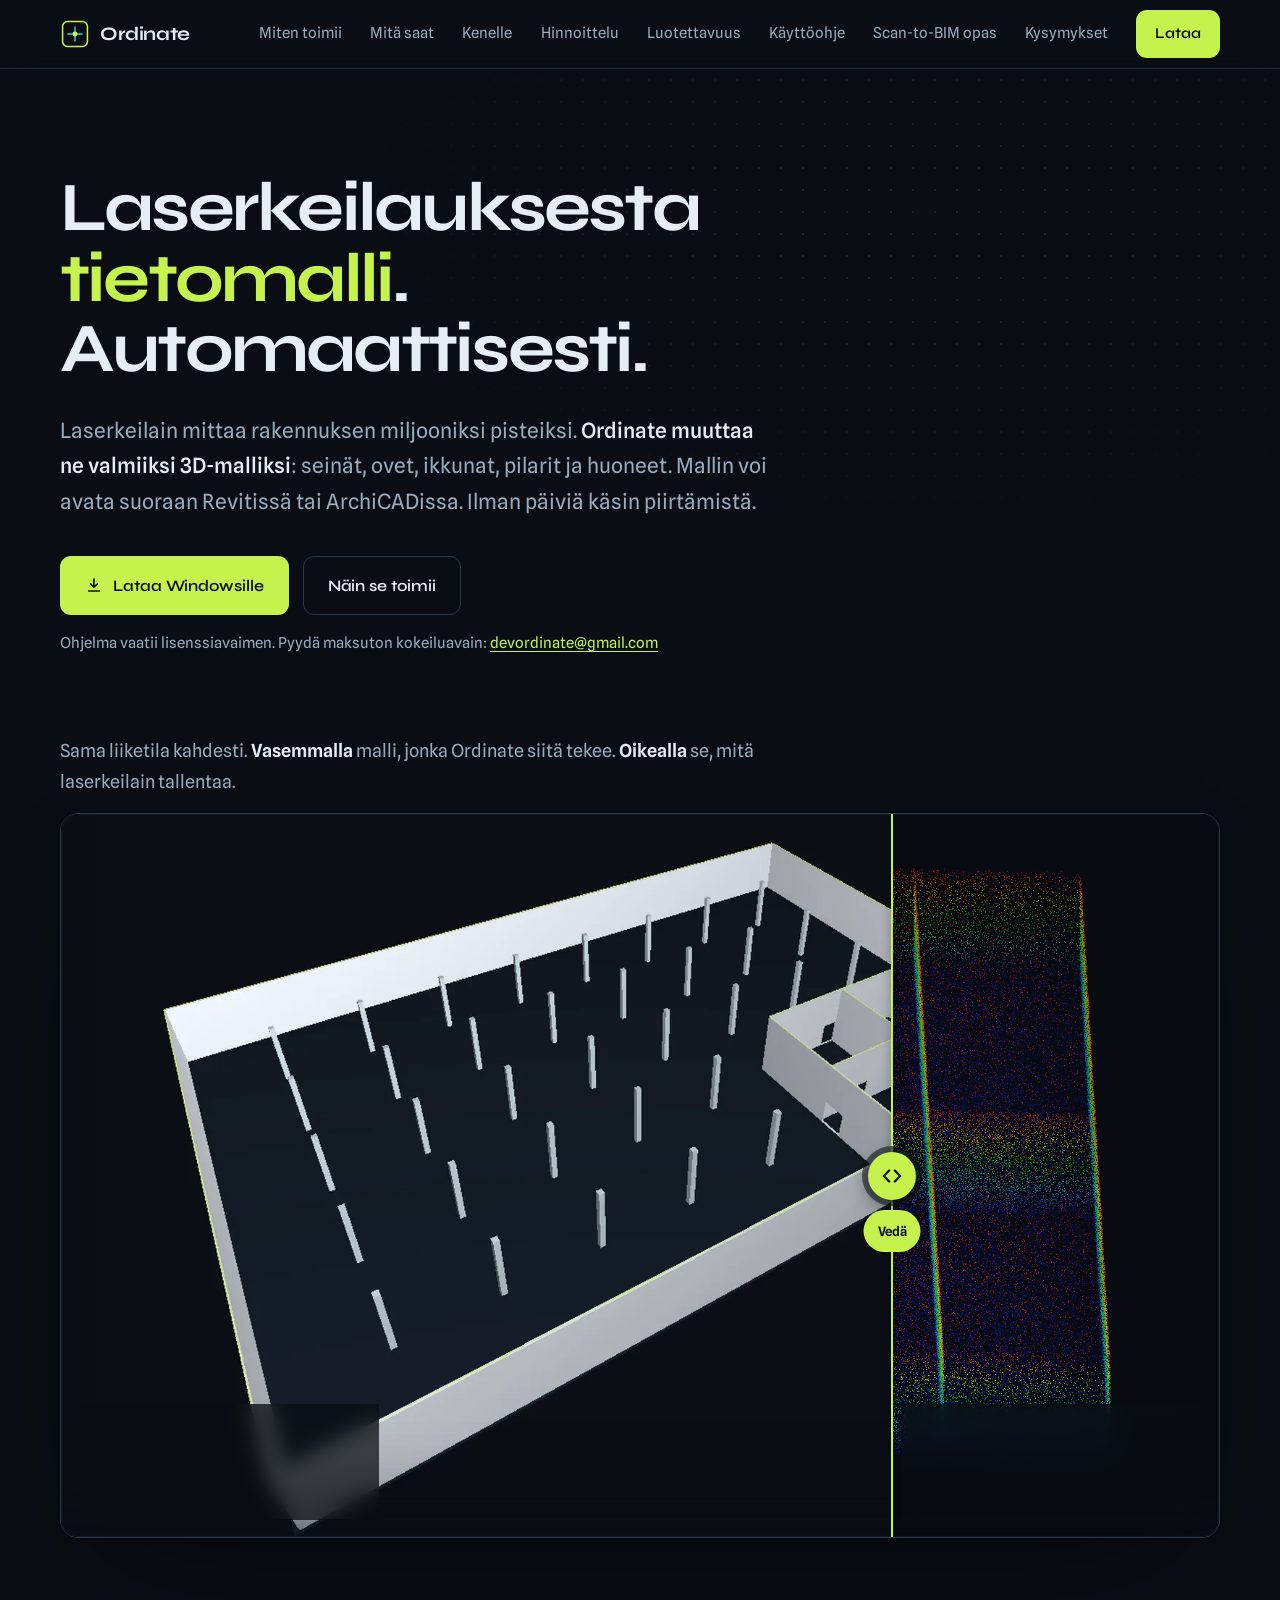
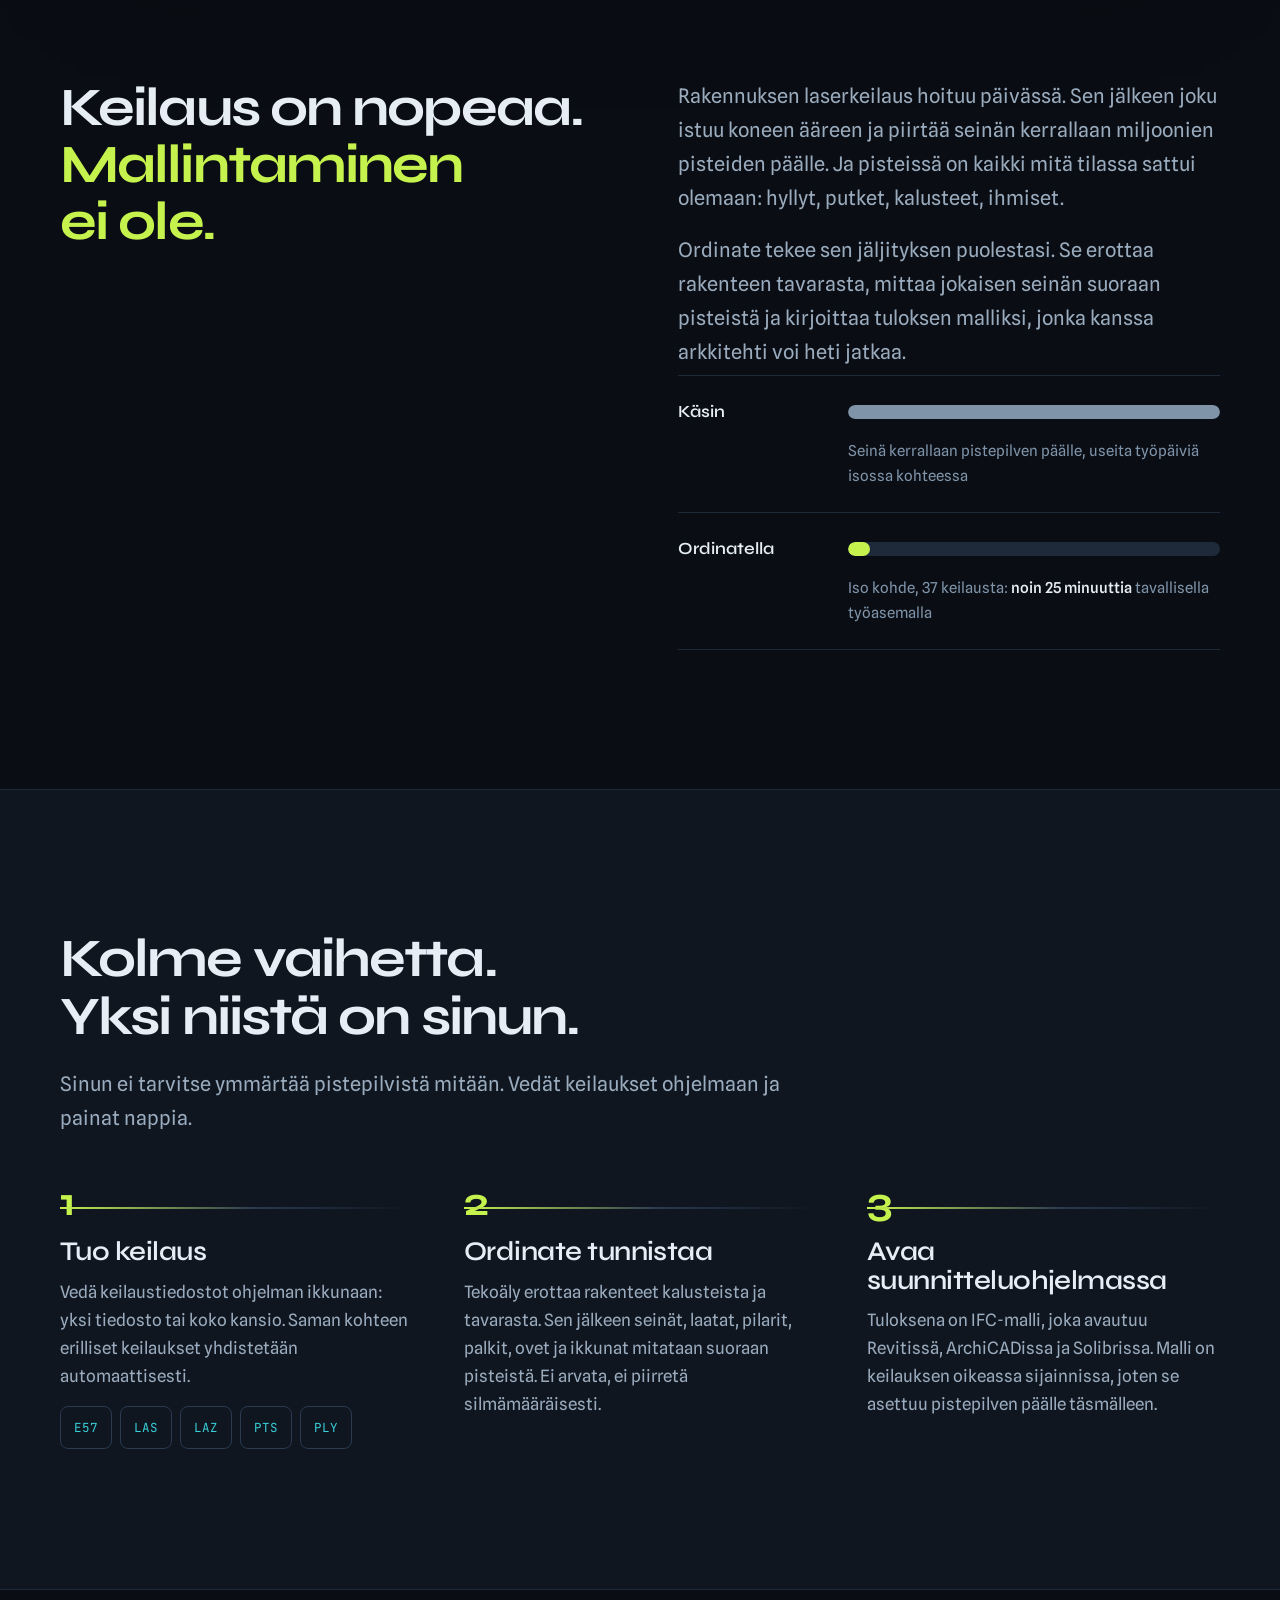
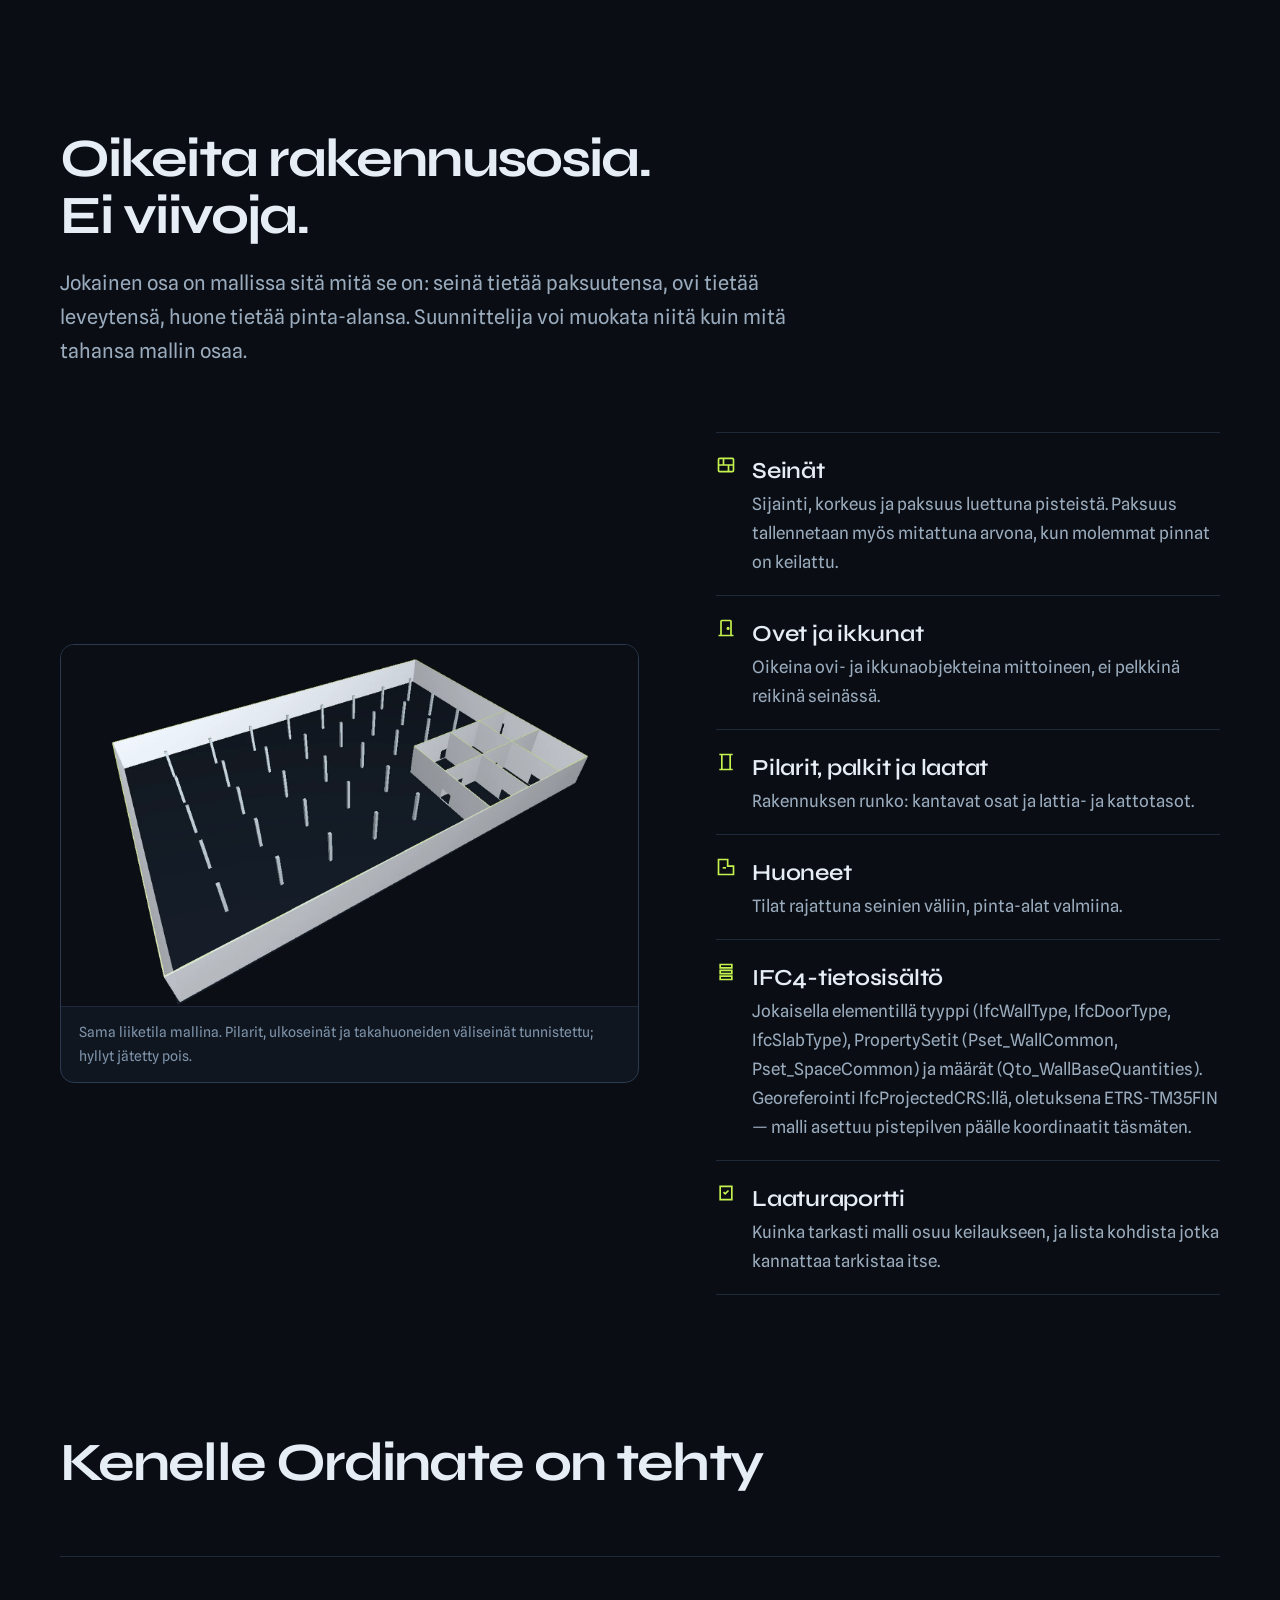
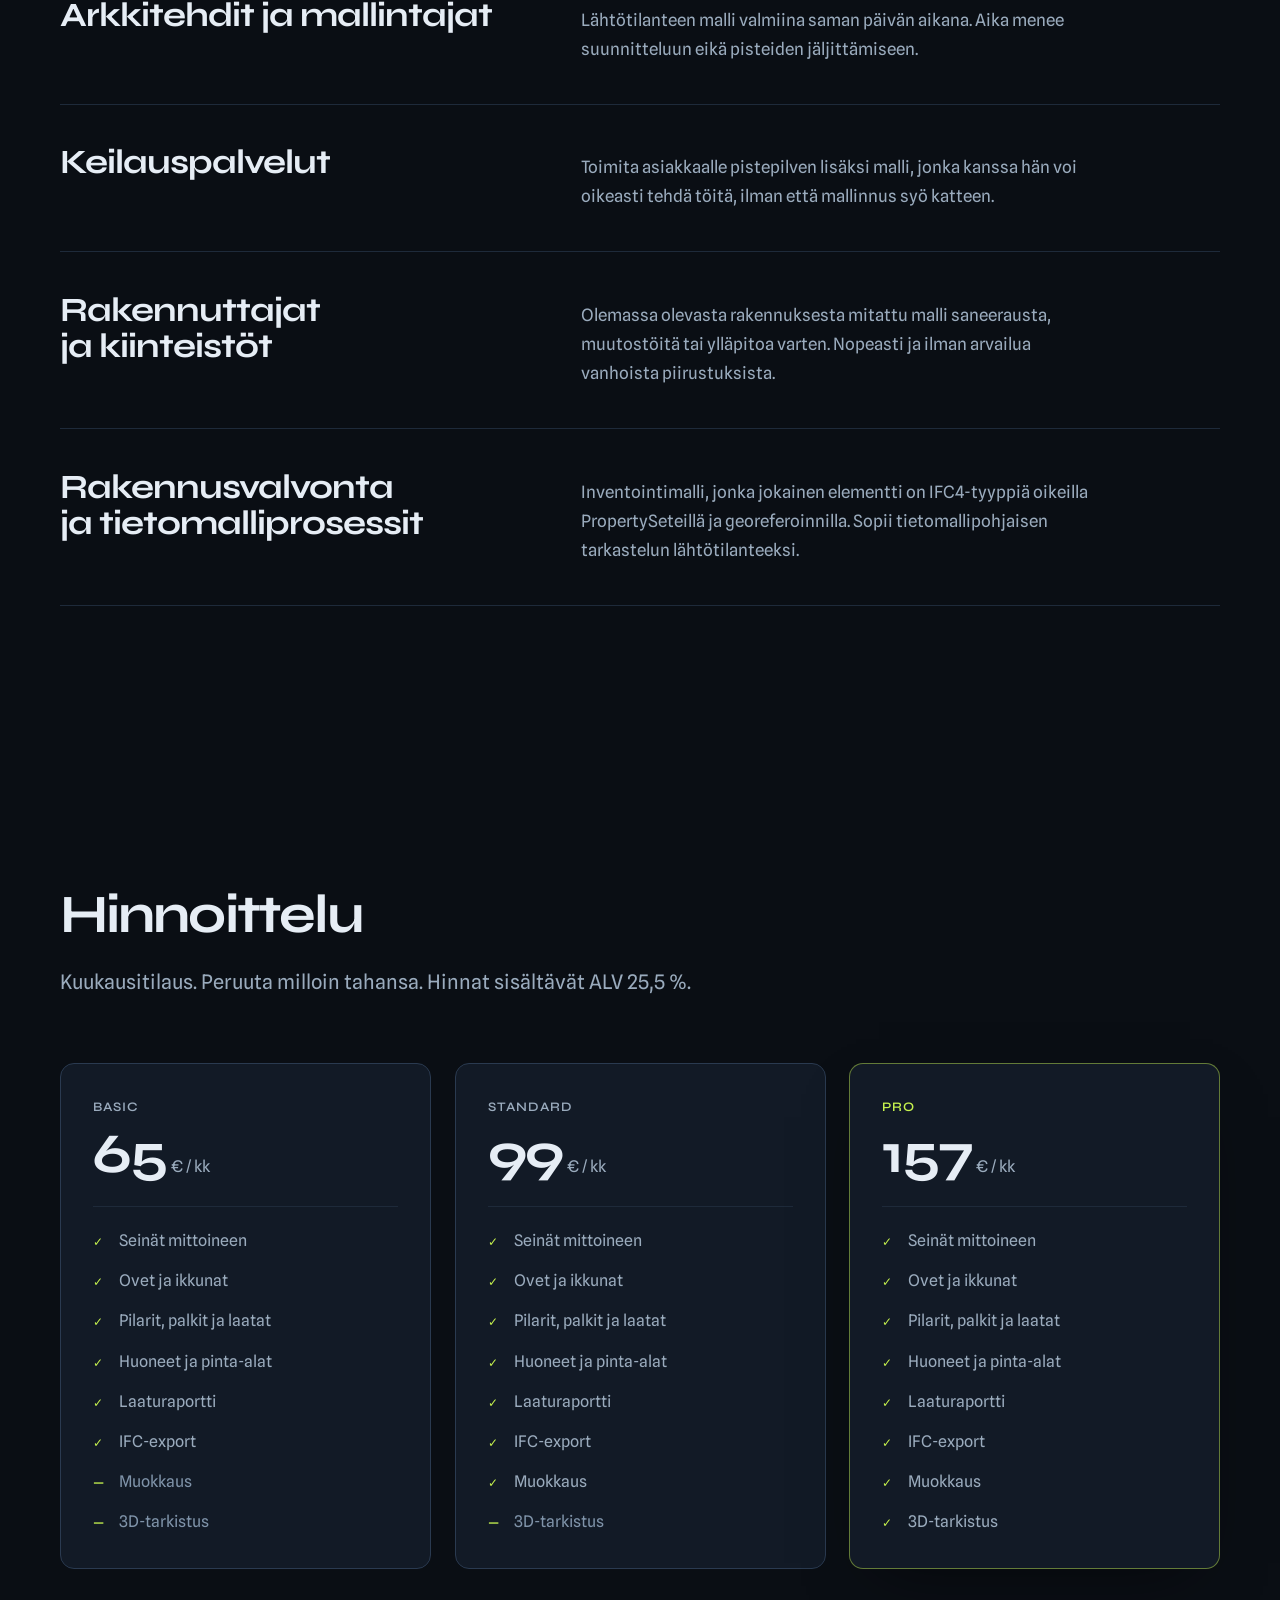
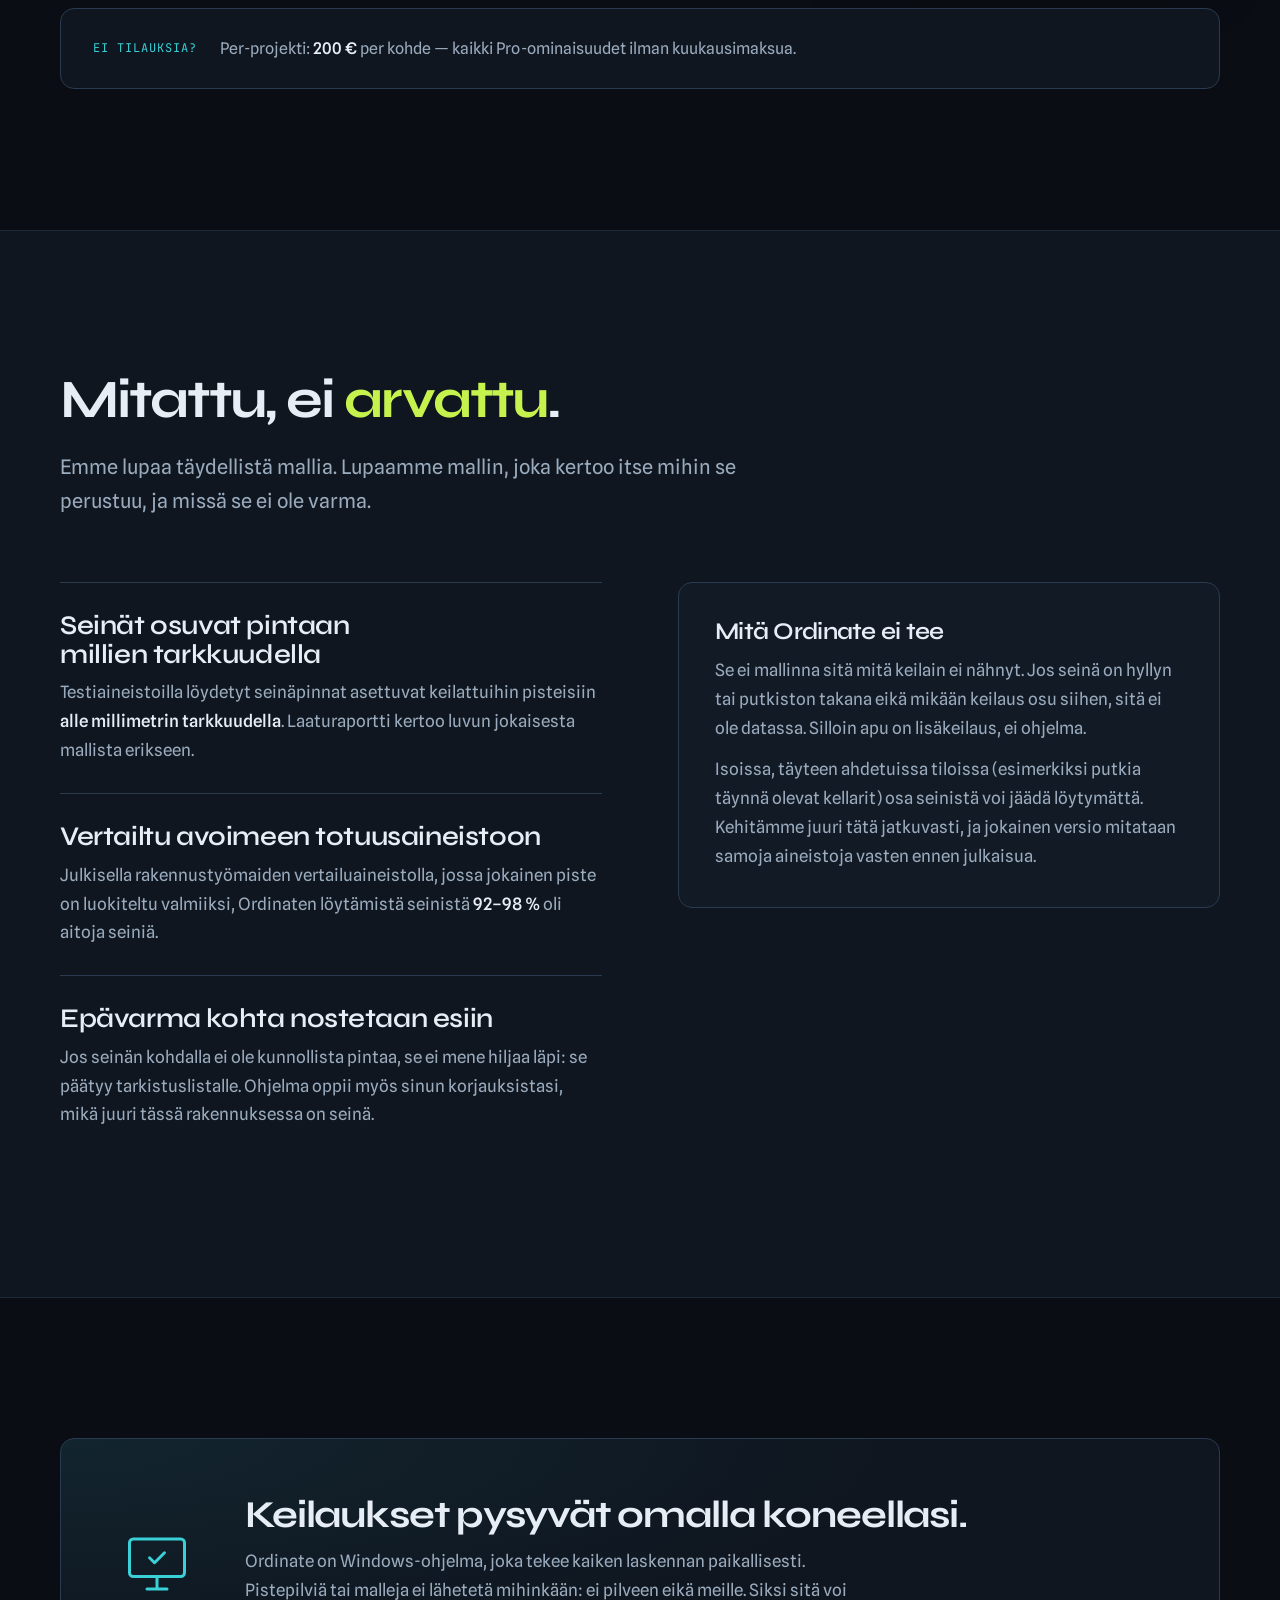
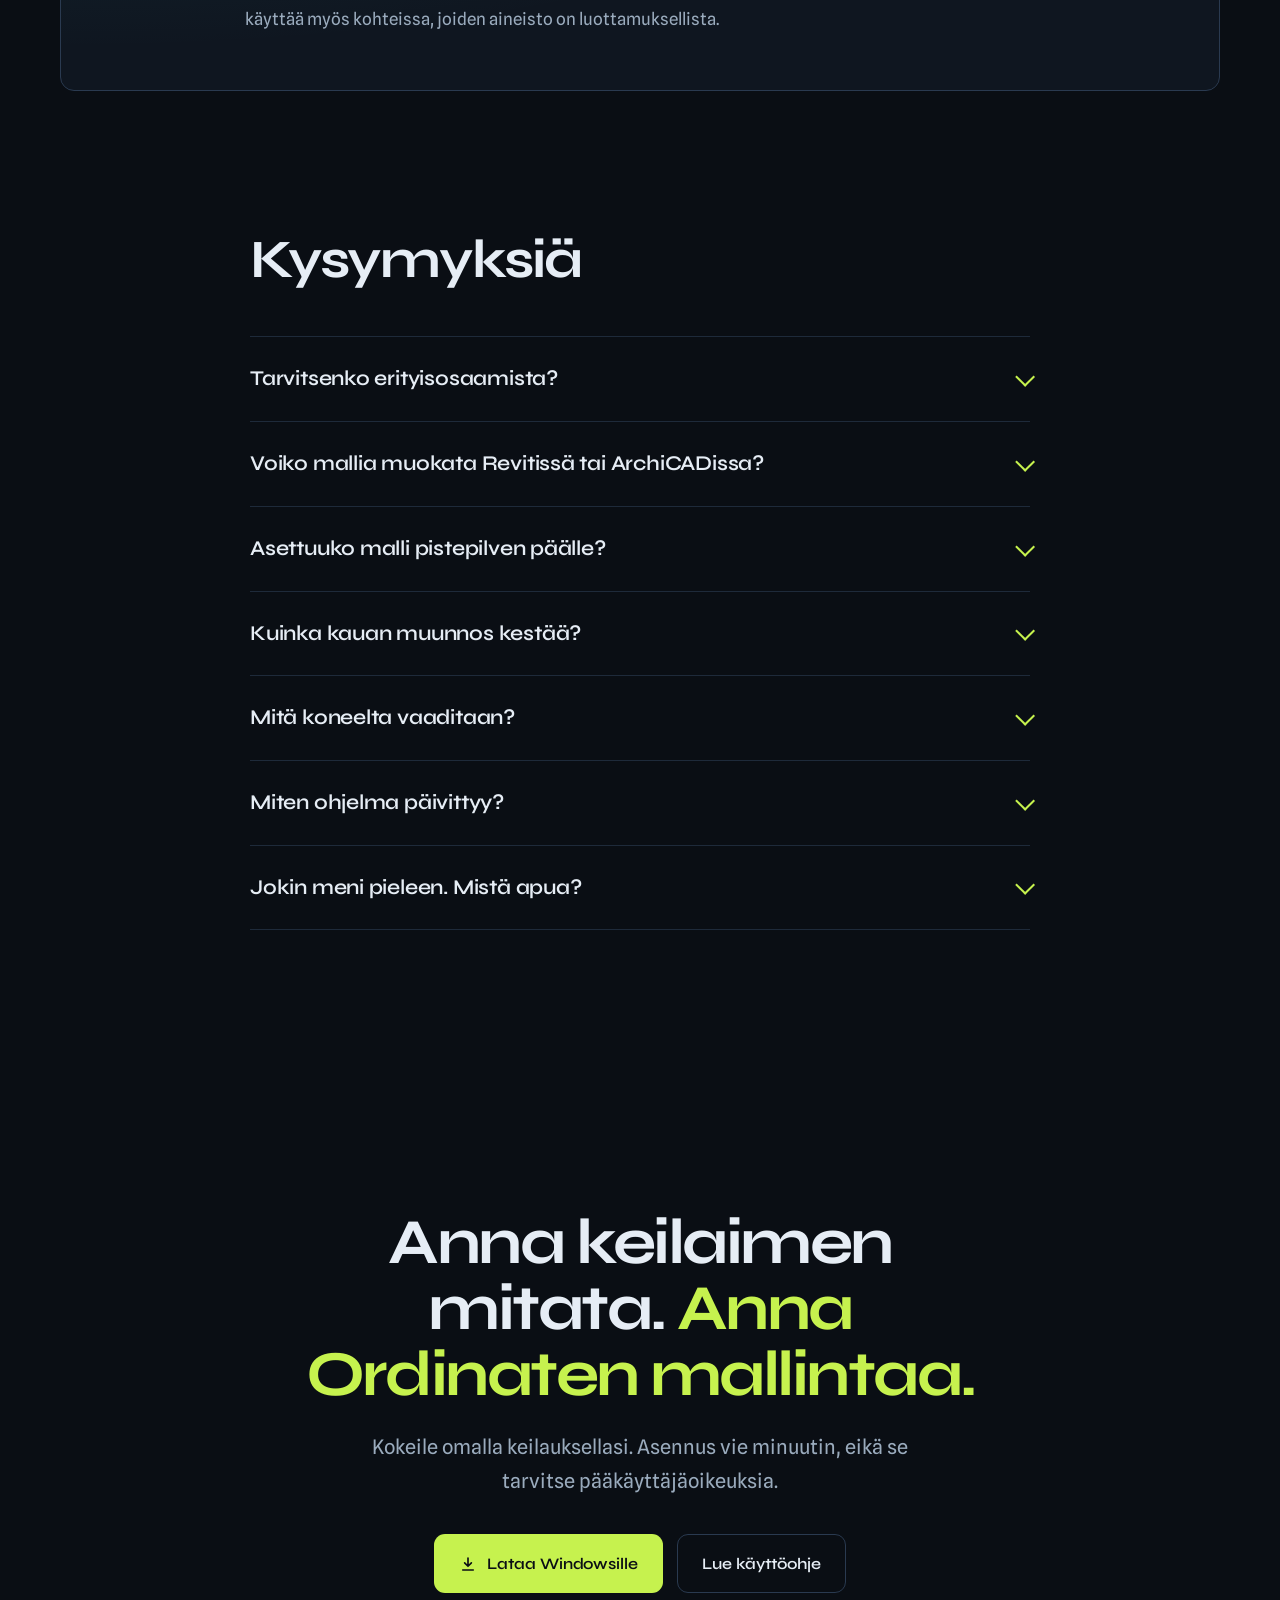
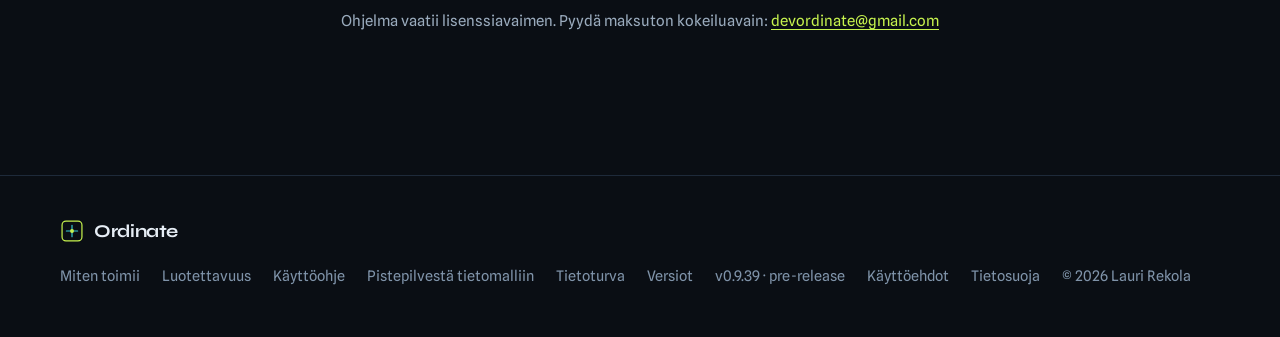
<file: index.html>
<!DOCTYPE html>
<html lang="fi">
<head>
<meta charset="UTF-8">
<meta name="viewport" content="width=device-width, initial-scale=1.0">
<title>Ordinate · Laserkeilauksesta tietomalli automaattisesti</title>
<meta name="description" content="Ordinate muuttaa laserkeilatun pistepilven valmiiksi 3D-tietomalliksi: seinät, ovet, ikkunat, pilarit ja tilat. Avautuu suoraan Revitissä ja ArchiCADissa. Data pysyy omalla koneellasi.">
<meta property="og:title" content="Ordinate · Laserkeilauksesta tietomalli automaattisesti">
<meta property="og:description" content="Pistepilvestä valmis IFC-malli minuuteissa. Seinät, ovet, ikkunat, pilarit ja tilat tunnistettuna.">
<meta property="og:image" content="https://rekolalauri.fi/Ordinate-web/img/after.webp">
<meta property="og:url" content="https://rekolalauri.fi/Ordinate-web/">
<meta property="og:type" content="website">
<meta name="twitter:card" content="summary_large_image">
<meta name="twitter:title" content="Ordinate · Laserkeilauksesta tietomalli automaattisesti">
<meta name="twitter:image" content="https://rekolalauri.fi/Ordinate-web/img/after.webp">
<link rel="canonical" href="https://rekolalauri.fi/Ordinate-web/">
<script type="application/ld+json">
{
  "@context": "https://schema.org",
  "@type": "SoftwareApplication",
  "name": "Ordinate",
  "alternateName": "Ordinate Scan-to-BIM",
  "url": "https://rekolalauri.fi/Ordinate-web/",
  "description": "Ordinate muuttaa laserkeilatun pistepilven valmiiksi 3D-tietomalliksi (IFC4): seinät, ovet, ikkunat, pilarit ja tilat. Avautuu Revitissä ja ArchiCADissa. Data pysyy omalla koneellasi.",
  "applicationCategory": "BusinessApplication",
  "operatingSystem": "Windows 10, Windows 11",
  "softwareVersion": "0.9.39",
  "downloadUrl": "https://github.com/Mcrauli/Ordinate-web/releases/latest/download/Ordinate-Setup.exe",
  "inLanguage": "fi",
  "image": "https://rekolalauri.fi/Ordinate-web/img/after.webp",
  "author": {
    "@type": "Person",
    "@id": "https://rekolalauri.fi/#lauri-rekola",
    "name": "Lauri Rekola",
    "url": "https://rekolalauri.fi/"
  },
  "offers": [
    {"@type": "Offer", "name": "Basic", "price": "65.00", "priceCurrency": "EUR", "priceSpecification": {"@type": "UnitPriceSpecification", "price": "65.00", "priceCurrency": "EUR", "unitCode": "MON", "billingIncrement": 1}},
    {"@type": "Offer", "name": "Standard", "price": "99.00", "priceCurrency": "EUR", "priceSpecification": {"@type": "UnitPriceSpecification", "price": "99.00", "priceCurrency": "EUR", "unitCode": "MON", "billingIncrement": 1}},
    {"@type": "Offer", "name": "Pro", "price": "157.00", "priceCurrency": "EUR", "priceSpecification": {"@type": "UnitPriceSpecification", "price": "157.00", "priceCurrency": "EUR", "unitCode": "MON", "billingIncrement": 1}},
    {"@type": "Offer", "name": "Per-projekti", "price": "200.00", "priceCurrency": "EUR"}
  ]
}
</script>
<meta name="theme-color" content="#0a0e14">
<link rel="icon" type="image/svg+xml" href="data:image/svg+xml,%3Csvg viewBox='0 0 256 256' xmlns='http://www.w3.org/2000/svg'%3E%3Crect x='22' y='22' width='212' height='212' rx='42' fill='%230a0e14' stroke='%23c6f24e' stroke-width='13'/%3E%3Cline x1='128' y1='68' x2='128' y2='188' stroke='%2339d0d8' stroke-width='12' stroke-linecap='round'/%3E%3Cline x1='68' y1='128' x2='188' y2='128' stroke='%2339d0d8' stroke-width='12' stroke-linecap='round'/%3E%3Ccircle cx='128' cy='128' r='21' fill='%23c6f24e'/%3E%3C/svg%3E">
<link rel="preconnect" href="https://fonts.googleapis.com">
<link rel="preconnect" href="https://fonts.gstatic.com" crossorigin>
<link href="https://fonts.googleapis.com/css2?family=Syne:wght@400;600;700&family=Spline+Sans:wght@400;500;600&family=JetBrains+Mono:wght@500&display=swap" rel="stylesheet">
<link rel="stylesheet" href="css/site.css">
<script>document.documentElement.classList.add('js')</script>
</head>
<body>

<a class="skip-link" href="#top">Siirry sisältöön</a>
<nav class="site-nav" aria-label="Päävalikko">
  <div class="wrap">
    <a class="brand" href="#top" aria-label="Ordinate, etusivu"><svg class="logo" viewBox="0 0 256 256" aria-hidden="true"><rect x="22" y="22" width="212" height="212" rx="42" fill="#0a0e14" stroke="#c6f24e" stroke-width="13"/><line x1="128" y1="68" x2="128" y2="188" stroke="#39d0d8" stroke-width="12" stroke-linecap="round"/><line x1="68" y1="128" x2="188" y2="128" stroke="#39d0d8" stroke-width="12" stroke-linecap="round"/><circle cx="128" cy="128" r="21" fill="#c6f24e"/></svg>Ordinate</a>
    <div class="navlinks" id="navlinks">
      <a href="#miten">Miten toimii</a>
      <a href="#saat">Mitä saat</a>
      <a href="#kenelle">Kenelle</a>
      <a href="#hinnoittelu">Hinnoittelu</a>
      <a href="#luotettavuus">Luotettavuus</a>
      <a href="ohje.html">Käyttöohje</a>
      <a href="opas.html">Scan-to-BIM opas</a>
      <a href="#kysymykset">Kysymykset</a>
      <a class="btn btn-primary" href="https://github.com/Mcrauli/Ordinate-web/releases/latest/download/Ordinate-Setup.exe">Lataa</a>
    </div>
    <button class="navtoggle" aria-label="Avaa valikko" aria-expanded="false" aria-controls="navlinks"><svg viewBox="0 0 18 14" fill="none" aria-hidden="true" width="18" height="14"><line x1="0" y1="1" x2="18" y2="1" stroke="currentColor" stroke-width="2" stroke-linecap="round"/><line x1="0" y1="7" x2="18" y2="7" stroke="currentColor" stroke-width="2" stroke-linecap="round"/><line x1="0" y1="13" x2="18" y2="13" stroke="currentColor" stroke-width="2" stroke-linecap="round"/></svg></button>
  </div>
</nav>

<main id="top">
<header class="hero">
  <div class="wrap">
    <h1>Laserkeilauksesta <span class="accent">tietomalli</span>. Automaattisesti.</h1>
    <p class="sub">Laserkeilain mittaa rakennuksen miljooniksi pisteiksi. <strong>Ordinate muuttaa ne valmiiksi 3D-malliksi</strong>: seinät, ovet, ikkunat, pilarit ja huoneet. Mallin voi avata suoraan Revitissä tai ArchiCADissa. Ilman päiviä käsin piirtämistä.</p>
    <div class="cta">
      <a class="btn btn-primary" href="https://github.com/Mcrauli/Ordinate-web/releases/latest/download/Ordinate-Setup.exe"><svg viewBox="0 0 24 24" fill="none" stroke="currentColor" stroke-width="2.2" stroke-linecap="round" stroke-linejoin="round" aria-hidden="true"><path d="M12 4v11m0 0 4.5-4.5M12 15l-4.5-4.5M5 20h14"/></svg>Lataa Windowsille</a>
      <a class="btn btn-ghost" href="#miten">Näin se toimii</a>
    </div>
    <p class="cta-note">Ohjelma vaatii lisenssiavaimen. Pyydä maksuton kokeiluavain: <a href="mailto:devordinate@gmail.com?subject=Ordinate-kokeiluavain">devordinate@gmail.com</a></p>

    <div class="compare-wrap">
      <p class="compare-intro">Sama liiketila kahdesti. <b>Vasemmalla</b> malli, jonka Ordinate siitä tekee. <b>Oikealla</b> se, mitä laserkeilain tallentaa.</p>
      <div class="compare" id="compare">
        <canvas id="pcl" width="1600" height="1000" role="img" aria-label="Laserkeilattu pistepilvi liiketilasta: seinien lisäksi mukana hyllyrivit ja kaikki muu mitä tilassa oli."></canvas>
        <img class="top" src="img/after.webp" alt="Ordinaten tekemä malli samasta liiketilasta: ulkoseinät, takahuoneiden väliseinät ja pilarit. Hyllyt ja tavara on poistettu." width="1600" height="1000" loading="eager" decoding="async" fetchpriority="high">
        <div class="tag-side l"><span class="k">Jälkeen</span><span class="t">Ordinaten malli</span><span class="d">Seinät ja pilarit valmiina suunnitteluohjelmaan.</span></div>
        <div class="tag-side r"><span class="k">Ennen</span><span class="t">Laserkeilaus</span><span class="d">Miljoonia pisteitä. Hyllyt, tavara ja kaikki mukana.</span></div>
        <div class="handle"><span class="knob"><svg viewBox="0 0 24 24" fill="none" stroke="currentColor" stroke-width="2.4" stroke-linecap="round" stroke-linejoin="round" aria-hidden="true"><path d="m9 6-6 6 6 6M15 6l6 6-6 6"/></svg></span><span class="drag-hint">Vedä</span></div>
        <input type="range" min="0" max="100" value="50" aria-label="Vertailu: siirrä oikealle nähdäksesi enemmän mallia, vasemmalle nähdäksesi enemmän pistepilveä">
      </div>
    </div>
  </div>
</header>

<section id="ongelma">
  <div class="wrap problem">
    <div>
      <h2 class="h2">Keilaus on nopeaa. <span class="accent">Mallintaminen ei ole.</span></h2>
    </div>
    <div>
      <p class="lead">Rakennuksen laserkeilaus hoituu päivässä. Sen jälkeen joku istuu koneen ääreen ja piirtää seinän kerrallaan miljoonien pisteiden päälle. Ja pisteissä on kaikki mitä tilassa sattui olemaan: hyllyt, putket, kalusteet, ihmiset.</p>
      <p class="lead">Ordinate tekee sen jäljityksen puolestasi. Se erottaa rakenteen tavarasta, mittaa jokaisen seinän suoraan pisteistä ja kirjoittaa tuloksen malliksi, jonka kanssa arkkitehti voi heti jatkaa.</p>
      <div class="timeline rise" id="timeline" aria-label="Aikavertailu">
        <div class="trow"><div class="who">Käsin</div><div class="bar slow"><i></i></div><div class="t">Seinä kerrallaan pistepilven päälle, useita työpäiviä isossa kohteessa</div></div>
        <div class="trow"><div class="who">Ordinatella</div><div class="bar fast"><i></i></div><div class="t">Iso kohde, 37 keilausta: <b>noin 25 minuuttia</b> tavallisella työasemalla</div></div>
      </div>
    </div>
  </div>
</section>

<section id="miten" class="how">
  <div class="wrap">
    <h2 class="h2">Kolme vaihetta. Yksi niistä on sinun.</h2>
    <p class="lead">Sinun ei tarvitse ymmärtää pistepilvistä mitään. Vedät keilaukset ohjelmaan ja painat nappia.</p>
    <div class="steps">
      <div class="step rise">
        <h3>Tuo keilaus</h3>
        <p>Vedä keilaustiedostot ohjelman ikkunaan: yksi tiedosto tai koko kansio. Saman kohteen erilliset keilaukset yhdistetään automaattisesti.</p>
        <div class="files" aria-label="Tuetut tiedostomuodot"><span>E57</span><span>LAS</span><span>LAZ</span><span>PTS</span><span>PLY</span></div>
      </div>
      <div class="step rise">
        <h3>Ordinate tunnistaa</h3>
        <p>Tekoäly erottaa rakenteet kalusteista ja tavarasta. Sen jälkeen seinät, laatat, pilarit, palkit, ovet ja ikkunat mitataan suoraan pisteistä. Ei arvata, ei piirretä silmämääräisesti.</p>
      </div>
      <div class="step rise">
        <h3>Avaa suunnitteluohjelmassa</h3>
        <p>Tuloksena on IFC-malli, joka avautuu Revitissä, ArchiCADissa ja Solibrissa. Malli on keilauksen oikeassa sijainnissa, joten se asettuu pistepilven päälle täsmälleen.</p>
      </div>
    </div>
  </div>
</section>

<section id="saat">
  <div class="wrap">
    <h2 class="h2">Oikeita rakennusosia. Ei viivoja.</h2>
    <p class="lead">Jokainen osa on mallissa sitä mitä se on: seinä tietää paksuutensa, ovi tietää leveytensä, huone tietää pinta-alansa. Suunnittelija voi muokata niitä kuin mitä tahansa mallin osaa.</p>
    <div class="get">
      <figure class="rise">
        <img src="img/after.webp" alt="Valmis malli liiketilasta yläviistosta: ulkoseinät, väliseinät ja pilaririvit." width="1600" height="1000" loading="lazy" decoding="async">
        <figcaption>Sama liiketila mallina. Pilarit, ulkoseinät ja takahuoneiden väliseinät tunnistettu; hyllyt jätetty pois.</figcaption>
      </figure>
      <ul class="items">
        <li class="rise"><svg viewBox="0 0 24 24" fill="none" stroke="currentColor" stroke-width="2" aria-hidden="true"><rect x="3" y="4" width="18" height="16" rx="1.5"/><path d="M3 12h18M9 4v8M15 12v8"/></svg><div><b>Seinät</b><span>Sijainti, korkeus ja paksuus luettuna pisteistä. Paksuus tallennetaan myös mitattuna arvona, kun molemmat pinnat on keilattu.</span></div></li>
        <li class="rise"><svg viewBox="0 0 24 24" fill="none" stroke="currentColor" stroke-width="2" aria-hidden="true"><path d="M6 21V4a1 1 0 0 1 1-1h10a1 1 0 0 1 1 1v17M3 21h18"/><circle cx="14.5" cy="12.5" r=".9" fill="currentColor"/></svg><div><b>Ovet ja ikkunat</b><span>Oikeina ovi- ja ikkunaobjekteina mittoineen, ei pelkkinä reikinä seinässä.</span></div></li>
        <li class="rise"><svg viewBox="0 0 24 24" fill="none" stroke="currentColor" stroke-width="2" aria-hidden="true"><path d="M7 3v18M17 3v18M4 3h16M4 21h16"/></svg><div><b>Pilarit, palkit ja laatat</b><span>Rakennuksen runko: kantavat osat ja lattia- ja kattotasot.</span></div></li>
        <li class="rise"><svg viewBox="0 0 24 24" fill="none" stroke="currentColor" stroke-width="2" aria-hidden="true"><path d="M3 3h11v8h7v10H3z"/><path d="M8 13h4"/></svg><div><b>Huoneet</b><span>Tilat rajattuna seinien väliin, pinta-alat valmiina.</span></div></li>
        <li class="rise"><svg viewBox="0 0 24 24" fill="none" stroke="currentColor" stroke-width="2" aria-hidden="true"><path d="M5 3h14v4H5zM5 10h14v4H5zM5 17h14v4H5z"/></svg><div><b>IFC4-tietosisältö</b><span>Jokaisella elementillä tyyppi (IfcWallType, IfcDoorType, IfcSlabType), PropertySetit (Pset_WallCommon, Pset_SpaceCommon) ja määrät (Qto_WallBaseQuantities). Georeferointi IfcProjectedCRS:llä, oletuksena ETRS-TM35FIN — malli asettuu pistepilven päälle koordinaatit täsmäten.</span></div></li>
        <li class="rise"><svg viewBox="0 0 24 24" fill="none" stroke="currentColor" stroke-width="2" aria-hidden="true"><path d="M9 11l2 2 4-4"/><path d="M5 4h14v16H5z"/></svg><div><b>Laaturaportti</b><span>Kuinka tarkasti malli osuu keilaukseen, ja lista kohdista jotka kannattaa tarkistaa itse.</span></div></li>
      </ul>
    </div>
  </div>
</section>

<section id="kenelle">
  <div class="wrap">
    <h2 class="h2">Kenelle Ordinate on tehty</h2>
    <div class="who-list">
      <article class="who-row rise"><h3>Arkkitehdit ja mallintajat</h3><p>Lähtötilanteen malli valmiina saman päivän aikana. Aika menee suunnitteluun eikä pisteiden jäljittämiseen.</p></article>
      <article class="who-row rise"><h3>Keilauspalvelut</h3><p>Toimita asiakkaalle pistepilven lisäksi malli, jonka kanssa hän voi oikeasti tehdä töitä, ilman että mallinnus syö katteen.</p></article>
      <article class="who-row rise"><h3>Rakennuttajat ja kiinteistöt</h3><p>Olemassa olevasta rakennuksesta mitattu malli saneerausta, muutostöitä tai ylläpitoa varten. Nopeasti ja ilman arvailua vanhoista piirustuksista.</p></article>
      <article class="who-row rise"><h3>Rakennusvalvonta ja tietomalliprosessit</h3><p>Inventointimalli, jonka jokainen elementti on IFC4-tyyppiä oikeilla PropertySeteillä ja georeferoinnilla. Sopii tietomallipohjaisen tarkastelun lähtötilanteeksi.</p></article>
    </div>
  </div>
</section>

<section id="hinnoittelu">
  <div class="wrap">
    <h2 class="h2">Hinnoittelu</h2>
    <p class="lead">Kuukausitilaus. Peruuta milloin tahansa. Hinnat sisältävät ALV 25,5&nbsp;%.</p>
    <div class="pricing-grid">
      <div class="price-card rise">
        <div class="price-head">
          <span class="price-name">Basic</span>
          <div class="price-amt"><span class="price-num">65</span><span class="price-unit">€ / kk</span></div>
        </div>
        <ul class="price-feats">
          <li>Seinät mittoineen</li>
          <li>Ovet ja ikkunat</li>
          <li>Pilarit, palkit ja laatat</li>
          <li>Huoneet ja pinta-alat</li>
          <li>Laaturaportti</li>
          <li>IFC-export</li>
          <li class="off">Muokkaus</li>
          <li class="off">3D-tarkistus</li>
        </ul>
      </div>
      <div class="price-card rise">
        <div class="price-head">
          <span class="price-name">Standard</span>
          <div class="price-amt"><span class="price-num">99</span><span class="price-unit">€ / kk</span></div>
        </div>
        <ul class="price-feats">
          <li>Seinät mittoineen</li>
          <li>Ovet ja ikkunat</li>
          <li>Pilarit, palkit ja laatat</li>
          <li>Huoneet ja pinta-alat</li>
          <li>Laaturaportti</li>
          <li>IFC-export</li>
          <li>Muokkaus</li>
          <li class="off">3D-tarkistus</li>
        </ul>
      </div>
      <div class="price-card pro rise">
        <div class="price-head">
          <span class="price-name">Pro</span>
          <div class="price-amt"><span class="price-num">157</span><span class="price-unit">€ / kk</span></div>
        </div>
        <ul class="price-feats">
          <li>Seinät mittoineen</li>
          <li>Ovet ja ikkunat</li>
          <li>Pilarit, palkit ja laatat</li>
          <li>Huoneet ja pinta-alat</li>
          <li>Laaturaportti</li>
          <li>IFC-export</li>
          <li>Muokkaus</li>
          <li>3D-tarkistus</li>
        </ul>
      </div>
    </div>
    <div class="per-proj rise">
      <span class="per-proj-label">Ei tilauksia?</span>
      <span class="per-proj-text">Per-projekti: <strong>200 €</strong> per kohde — kaikki Pro-ominaisuudet ilman kuukausimaksua.</span>
    </div>
  </div>
</section>

<section id="luotettavuus" class="trust">
  <div class="wrap">
    <h2 class="h2">Mitattu, ei <span class="accent">arvattu</span>.</h2>
    <p class="lead">Emme lupaa täydellistä mallia. Lupaamme mallin, joka kertoo itse mihin se perustuu, ja missä se ei ole varma.</p>
    <div class="trust-grid">
      <div>
        <div class="claim rise"><h3>Seinät osuvat pintaan millien tarkkuudella</h3><p>Testiaineistoilla löydetyt seinäpinnat asettuvat keilattuihin pisteisiin <strong>alle millimetrin tarkkuudella</strong>. Laaturaportti kertoo luvun jokaisesta mallista erikseen.</p></div>
        <div class="claim rise"><h3>Vertailtu avoimeen totuusaineistoon</h3><p>Julkisella rakennustyömaiden vertailuaineistolla, jossa jokainen piste on luokiteltu valmiiksi, Ordinaten löytämistä seinistä <strong>92–98 %</strong> oli aitoja seiniä.</p></div>
        <div class="claim rise"><h3>Epävarma kohta nostetaan esiin</h3><p>Jos seinän kohdalla ei ole kunnollista pintaa, se ei mene hiljaa läpi: se päätyy tarkistuslistalle. Ohjelma oppii myös sinun korjauksistasi, mikä juuri tässä rakennuksessa on seinä.</p></div>
      </div>
      <aside class="honest rise">
        <h3>Mitä Ordinate ei tee</h3>
        <p>Se ei mallinna sitä mitä keilain ei nähnyt. Jos seinä on hyllyn tai putkiston takana eikä mikään keilaus osu siihen, sitä ei ole datassa. Silloin apu on lisäkeilaus, ei ohjelma.</p>
        <p>Isoissa, täyteen ahdetuissa tiloissa (esimerkiksi putkia täynnä olevat kellarit) osa seinistä voi jäädä löytymättä. Kehitämme juuri tätä jatkuvasti, ja jokainen versio mitataan samoja aineistoja vasten ennen julkaisua.</p>
      </aside>
    </div>
  </div>
</section>

<section class="section-no-pb">
  <div class="wrap">
    <div class="privacy rise">
      <svg viewBox="0 0 64 64" fill="none" stroke="currentColor" stroke-width="2.4" stroke-linecap="round" stroke-linejoin="round" aria-hidden="true"><rect x="10" y="12" width="44" height="30" rx="3"/><path d="M24 52h16M32 42v10"/><path d="M26 27l4 4 8-8"/></svg>
      <div>
        <h2>Keilaukset pysyvät omalla koneellasi.</h2>
        <p>Ordinate on Windows-ohjelma, joka tekee kaiken laskennan paikallisesti. Pistepilviä tai malleja ei lähetetä mihinkään: ei pilveen eikä meille. Siksi sitä voi käyttää myös kohteissa, joiden aineisto on luottamuksellista.</p>
      </div>
    </div>
  </div>
</section>

<section id="kysymykset">
  <div class="wrap faq">
    <h2 class="h2">Kysymyksiä</h2>
    <div style="margin-top:clamp(32px,5vw,48px)">
      <details><summary>Tarvitsenko erityisosaamista?</summary><div class="body">Et. Asennat ohjelman kuten minkä tahansa Windows-sovelluksen, vedät keilaukset ikkunaan ja painat <strong>Konvertoi</strong>. Oletusasetukset toimivat useimmissa kohteissa sellaisenaan. Vaihe vaiheelta: <a href="ohje.html">käyttöohje</a>.</div></details>
      <details><summary>Voiko mallia muokata Revitissä tai ArchiCADissa?</summary><div class="body">Voi. Seinät, laatat, pilarit, palkit, ovet ja ikkunat ovat oikeita rakennusosia yksinkertaisella geometrialla, joten Revitin <strong>Open IFC</strong> muuttaa ne natiiveiksi elementeiksi, joita voi siirtää ja muokata. <strong>Link IFC</strong> tuo mallin taustaksi omalle mallinnukselle. Sama pätee ArchiCADiin.</div></details>
      <details><summary>Asettuuko malli pistepilven päälle?</summary><div class="body">Kyllä. Malli kirjoitetaan keilauksen oikeisiin koordinaatteihin, joten se osuu pistepilven päälle esimerkiksi Cintoossa ilman erillistä kohdistusta. Oletuskoordinaatisto on Suomen ETRS-TM35FIN, ja muut voi valita asetuksista.</div></details>
      <details><summary>Kuinka kauan muunnos kestää?</summary><div class="body">Asunto muutamassa minuutissa. Iso kohde, esimerkiksi 37 keilausta, noin puolessa tunnissa tavallisella työasemalla. Ohjelma näyttää ajon aikana, missä vaiheessa se on ja kauanko on kulunut.</div></details>
      <details><summary>Mitä koneelta vaaditaan?</summary><div class="body">Windows 10 tai 11 ja tavallinen työasema. Isot kohteet hyötyvät reilusta muistista (32 Gt tai enemmän) ja siitä, että keilaukset ovat koneen omalla levyllä eivätkä muistitikulla.</div></details>
      <details><summary>Miten ohjelma päivittyy?</summary><div class="body">Kun uusi versio julkaistaan, ohjelma tarjoaa sitä käynnistyksessä, ja päivitys asentuu kun suljet sovelluksen. Ohjelma asentaa vain julkaisijan allekirjoittaman päivityksen, ja IT voi kytkeä päivitystarkistuksen pois. Lisää <a href="tietoturva.html">tietoturvasivulla</a>.</div></details>
      <details><summary>Jokin meni pieleen. Mistä apua?</summary><div class="body">Paina ohjelmassa <strong>Lähetä diagnostiikka</strong>. Se kokoaa ajojen tekniset lokit ja avaa sähköpostiluonnoksen. Raportissa ei ole geometriaa eikä koordinaatteja, joten sen voi lähettää luottamuksellisestakin kohteesta.</div></details>
    </div>
  </div>
</section>

<section class="final">
  <div class="wrap">
    <h2>Anna keilaimen mitata. <span class="accent">Anna Ordinaten mallintaa.</span></h2>
    <p class="lead">Kokeile omalla keilauksellasi. Asennus vie minuutin, eikä se tarvitse pääkäyttäjäoikeuksia.</p>
    <div class="cta">
      <a class="btn btn-primary" href="https://github.com/Mcrauli/Ordinate-web/releases/latest/download/Ordinate-Setup.exe"><svg viewBox="0 0 24 24" fill="none" stroke="currentColor" stroke-width="2.2" stroke-linecap="round" stroke-linejoin="round" aria-hidden="true"><path d="M12 4v11m0 0 4.5-4.5M12 15l-4.5-4.5M5 20h14"/></svg>Lataa Windowsille</a>
      <a class="btn btn-ghost" href="ohje.html">Lue käyttöohje</a>
    </div>
    <p class="cta-note">Ohjelma vaatii lisenssiavaimen. Pyydä maksuton kokeiluavain: <a href="mailto:devordinate@gmail.com?subject=Ordinate-kokeiluavain">devordinate@gmail.com</a></p>
  </div>
</section>
</main>

<footer>
  <div class="wrap">
    <a class="brand" href="#top"><svg class="logo" style="width:24px;height:24px" viewBox="0 0 256 256" aria-hidden="true"><rect x="22" y="22" width="212" height="212" rx="42" fill="#0a0e14" stroke="#c6f24e" stroke-width="13"/><line x1="128" y1="68" x2="128" y2="188" stroke="#39d0d8" stroke-width="12" stroke-linecap="round"/><line x1="68" y1="128" x2="188" y2="128" stroke="#39d0d8" stroke-width="12" stroke-linecap="round"/><circle cx="128" cy="128" r="21" fill="#c6f24e"/></svg>Ordinate</a>
    <div class="links"><a href="#miten">Miten toimii</a><a href="#luotettavuus">Luotettavuus</a><a href="ohje.html">Käyttöohje</a><a href="opas.html">Pistepilvestä tietomalliin</a><a href="tietoturva.html">Tietoturva</a><a href="https://github.com/Mcrauli/Ordinate-web/releases">Versiot</a><span>v0.9.39 · pre-release</span><a href="kayttoehdot.html">Käyttöehdot</a><a href="tietosuoja.html">Tietosuoja</a><span>© 2026 Lauri Rekola</span></div>
  </div>
</footer>

<script>
const io = 'IntersectionObserver' in window ? new IntersectionObserver(es => es.forEach(e => {
  if (e.isIntersecting) { e.target.classList.add('in'); io.unobserve(e.target); }
}), {threshold: .12, rootMargin: '0px 0px -6% 0px'}) : {observe: el => el.classList.add('in')};
document.querySelectorAll('.rise').forEach(el => {
  const sibs = [...el.parentElement.children].filter(c => c.classList.contains('rise'));
  el.style.setProperty('--d', Math.min(sibs.indexOf(el), 5) * 90 + 'ms');
  el.addEventListener('transitionend', ev => { if (ev.target === el && ev.propertyName === 'transform') el.classList.add('done'); });
  io.observe(el);
});
document.querySelectorAll('.hero h1, .hero .sub, .hero .cta, .compare-wrap').forEach(el =>
  el.addEventListener('animationend', ev => { if (ev.target === el) el.classList.add('done'); }));

const cmp = document.getElementById('compare'), rng = cmp.querySelector('input');
const tagL = cmp.querySelector('.tag-side.l'), tagR = cmp.querySelector('.tag-side.r');
const setPos = v => {
  cmp.style.setProperty('--pos', v + '%'); rng.value = v;
  tagL.style.opacity = v < 24 ? Math.max(.15, (v - 2) / 22) : 1;
  tagR.style.opacity = v > 76 ? Math.max(.15, (98 - v) / 22) : 1;
};
let drag = false, hintDone = false;
const clamp = (v, lo, hi) => Math.max(lo, Math.min(hi, v));
const pct = x => clamp((x - cmp.getBoundingClientRect().left) / cmp.offsetWidth * 100, 1, 99);
cmp.addEventListener('pointerdown', e => {
  drag = true; hintDone = true;
  cmp.setPointerCapture(e.pointerId);
  setPos(pct(e.clientX)); cmp.classList.add('used');
});
cmp.addEventListener('pointermove', e => { if (drag) setPos(pct(e.clientX)); });
cmp.addEventListener('pointerup', () => { drag = false; });
cmp.addEventListener('pointercancel', () => { drag = false; });
rng.addEventListener('input', () => { setPos(rng.value); cmp.classList.add('used'); hintDone = true; });
if (!matchMedia('(prefers-reduced-motion: reduce)').matches) {
  const io2 = t => t < 0.5 ? 2*t*t : 1 - Math.pow(-2*t+2,2)/2;
  const phases = [[0,.28,50,25],[.28,.72,25,75],[.72,1,75,50]];
  let t0 = null;
  const hint = ts => {
    if (hintDone) return;
    t0 ??= ts;
    const k = Math.min((ts - t0) / 2600, 1);
    const ph = phases.find(([a,b]) => k <= b) ?? phases[2];
    const t = clamp((k - ph[0]) / (ph[1] - ph[0]), 0, 1);
    setPos(ph[2] + (ph[3] - ph[2]) * io2(t));
    if (k < 1) requestAnimationFrame(hint);
  };
  const cio = new IntersectionObserver(es => {
    if (es[0].isIntersecting) { setTimeout(() => requestAnimationFrame(hint), 900); cio.disconnect(); }
  });
  cio.observe(cmp);
}

(function(){
  const cv=document.getElementById('pcl');
  if(!cv)return;
  const W=1600,H=1000,ctx=cv.getContext('2d'),id=ctx.createImageData(W,H),d=id.data;
  for(let i=0;i<d.length;i+=4){d[i]=8;d[i+1]=11;d[i+2]=17;d[i+3]=255;}

  const proj=(x,y,z)=>[(130+x*33+z*(-2))|0,(860+x*0.75+y*(-40)+z*(-33.5))|0];

  const hc=(y,mY=3.5)=>{
    const t=Math.max(0,Math.min(1,y/mY)),h=(1-t)*240,s=0.9,v=0.72+t*0.18;
    const c=v*s,x2=c*(1-Math.abs(h/60%2-1)),m=v-c;
    let r,g,b;
    if(h<60){r=c;g=x2;b=0}else if(h<120){r=x2;g=c;b=0}
    else if(h<180){r=0;g=c;b=x2}else if(h<240){r=0;g=x2;b=c}
    else{r=0;g=0;b=c}
    const n=(Math.random()-.5)*12;
    const cl=v2=>Math.max(0,Math.min(255,(v2+m)*255+n|0));
    return[cl(r),cl(g),cl(b)];
  };

  const dot=(sx,sy,r,g,b)=>{if(sx<0||sx>=W||sy<0||sy>=H)return;const i=(sy*W+sx)*4;d[i]=r;d[i+1]=g;d[i+2]=b;};
  const rn=()=>Math.random();

  // 5 asemaa: 3 pääsalissa, 2 takahuoneissa — hyvä kattavuus kaikkialle
  const stations=[[7,1.5,5],[14,1.5,14],[7,1.5,16],[33.5,1.5,5],[33.5,1.5,15]];
  const dens=(x,y,z)=>{let best=0;for(const[a,b,c]of stations){const r2=(x-a)**2+(y-b)**2+(z-c)**2;best=Math.max(best,1/(1+r2*.07));}return best;};
  const nRings=160,qy=y=>Math.round(y/3.5*nRings)*3.5/nRings;

  const surf=(n,fn)=>{
    for(let i=0;i<n;i++){
      let[x,y,z]=fn();
      y=qy(y);
      if(rn()>dens(x,y,z)*1.5+.15)continue;
      const[sx,sy]=proj(x,y,z);
      if(sx<0||sx>=W||sy<0||sy>=H)continue;
      const depth=Math.max(0,Math.min(1,(x*.3+z*.7)/25));
      const br=0.7+(1-depth)*.3;
      const[r,g,b]=hc(y);
      dot(sx,sy,r*br|0,g*br|0,b*br|0);
    }
  };

  // Lattia & katto
  surf(130000,()=>[rn()*40,rn()*.06,rn()*20]);
  surf(50000,()=>[rn()*40,3.5-rn()*.06,rn()*20]);

  // Ulkoseinät
  surf(30000,()=>[rn()*40,rn()*3.5,rn()*.09]);
  surf(24000,()=>[rn()*40,rn()*3.5,20-rn()*.09]);
  surf(20000,()=>[rn()*.09,rn()*3.5,rn()*20]);
  surf(20000,()=>[40-rn()*.09,rn()*3.5,rn()*20]);

  // Pilarit: 6×5 pääsalissa (x=0–27)
  for(const px of[3,7,11,15,19,24]) for(const pz of[2,5.5,9,12.5,17]){
    surf(1600,()=>[px+(rn()-.5)*.35,rn()*3.5,pz+(rn()-.5)*.35]);
  }

  // Takahuoneet — 2×2 jako (selvät seinät)
  surf(22000,()=>[27+(rn()-.5)*.09,rn()*3.5,rn()*20]);
  surf(14000,()=>[27+rn()*13,rn()*3.5,10+(rn()-.5)*.09]);
  surf(14000,()=>[33+(rn()-.5)*.09,rn()*3.5,rn()*20]);

  ctx.putImageData(id,0,0);
  const tmp=document.createElement('canvas');tmp.width=W;tmp.height=H;
  const tc=tmp.getContext('2d');tc.filter='blur(0.4px)';tc.drawImage(cv,0,0);
  ctx.clearRect(0,0,W,H);ctx.drawImage(tmp,0,0);
})();

const tog = document.querySelector('.navtoggle'), links = document.getElementById('navlinks');
tog.addEventListener('click', () => { const o = links.classList.toggle('open'); tog.setAttribute('aria-expanded', o); });
links.querySelectorAll('a').forEach(a => a.addEventListener('click', () => { links.classList.remove('open'); tog.setAttribute('aria-expanded', 'false'); }));
</script>
</body>
</html>
</file>
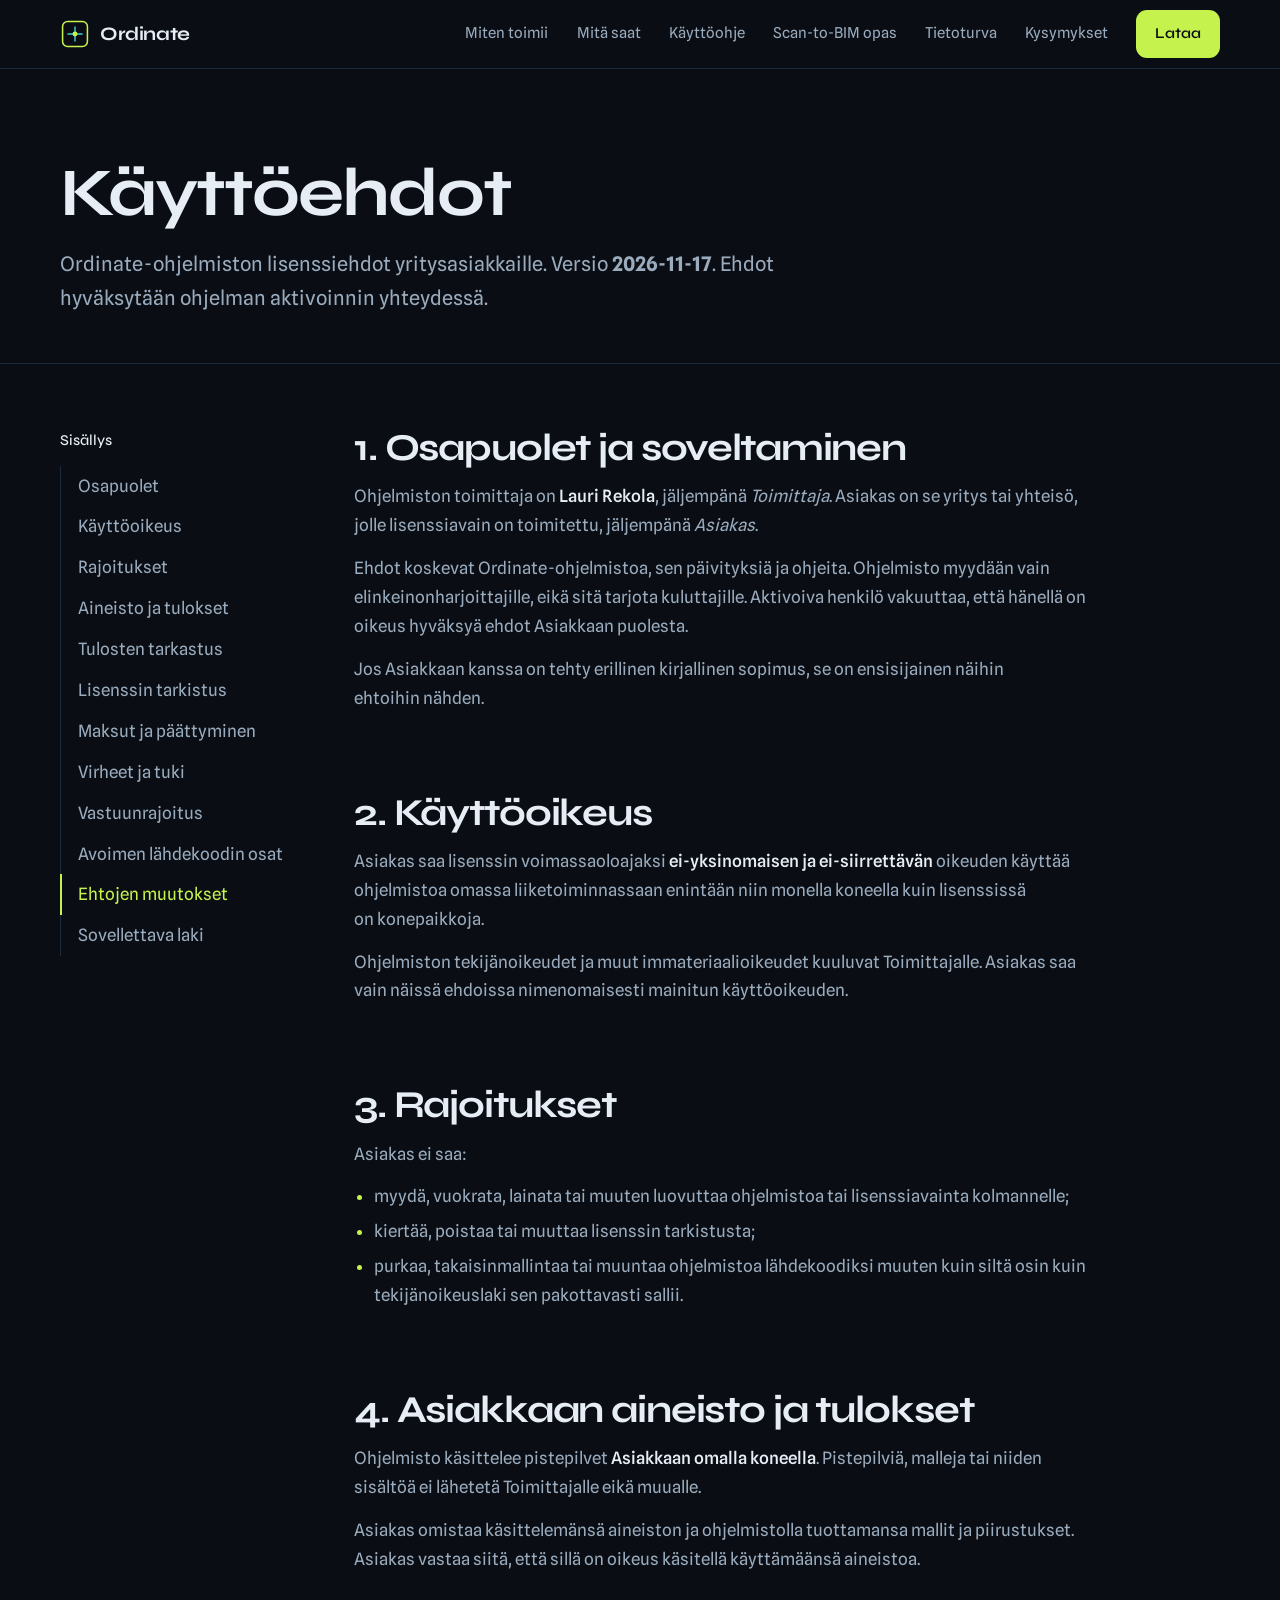
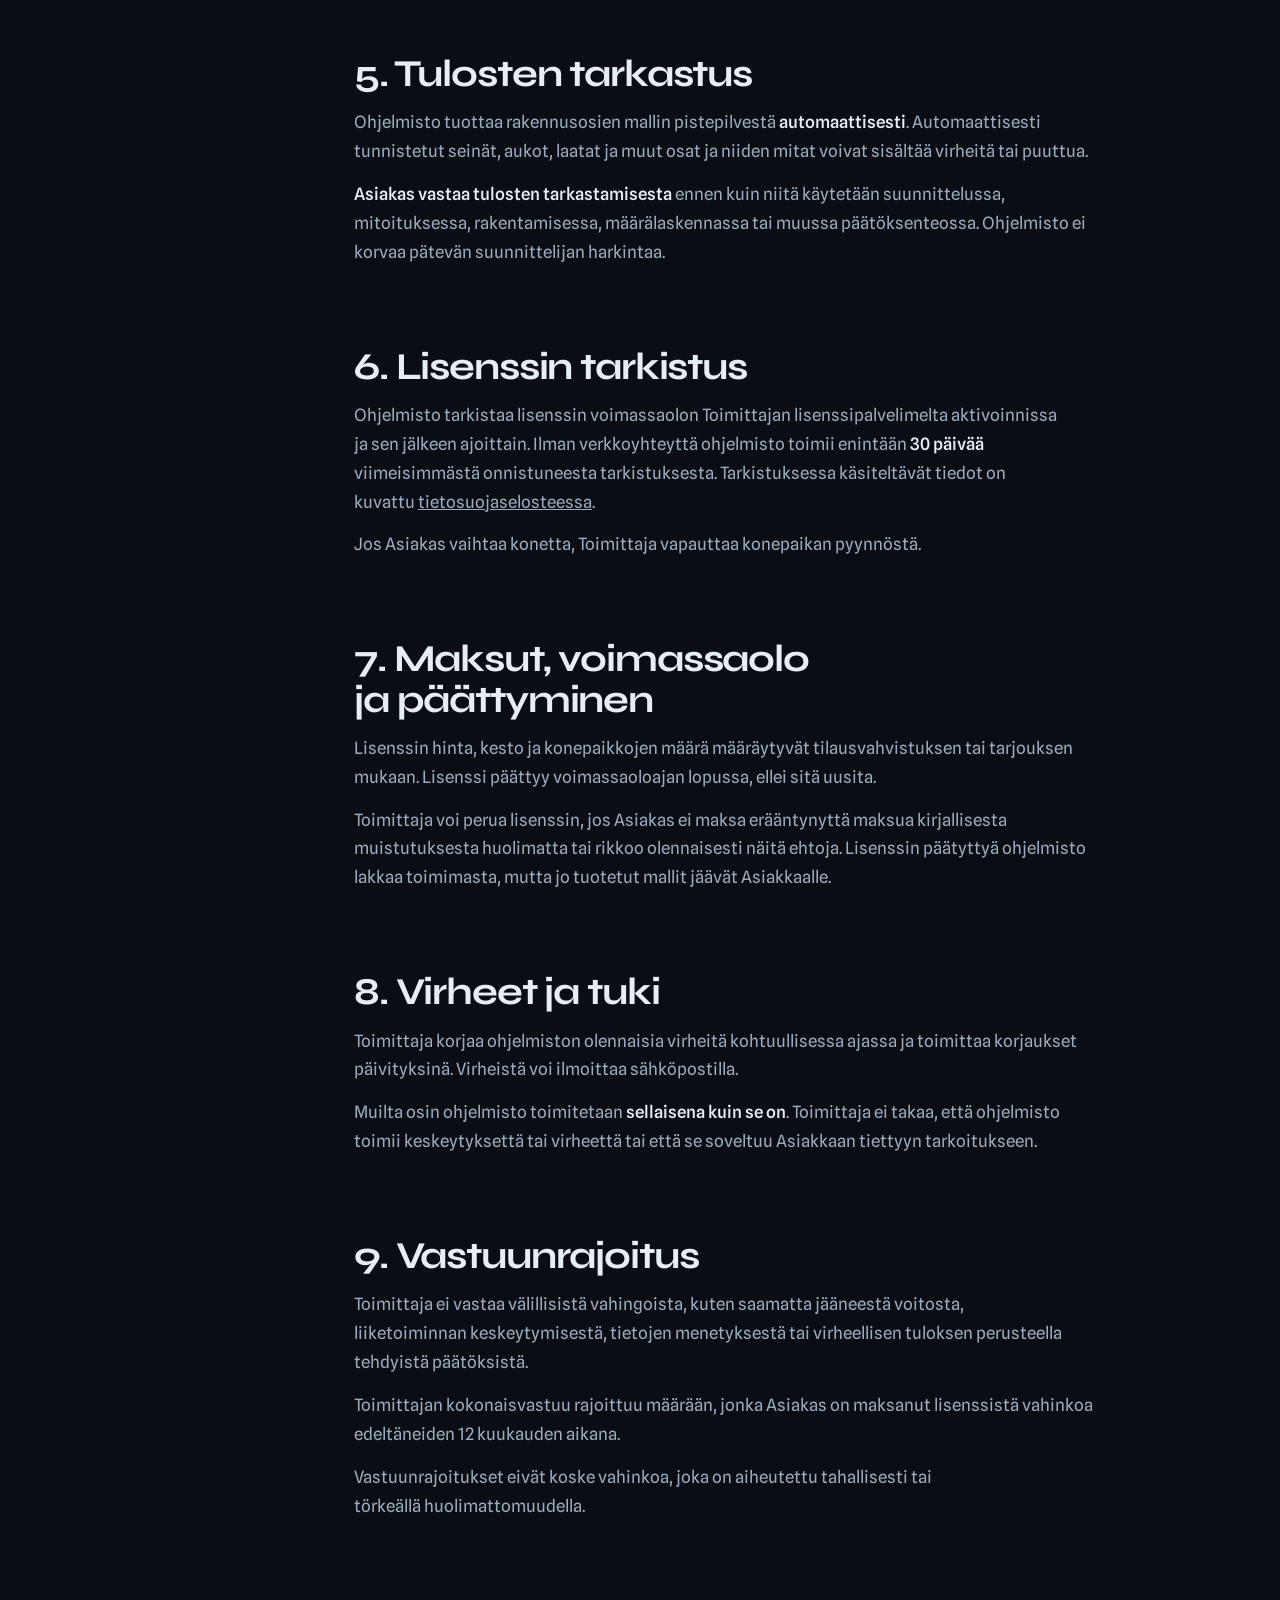
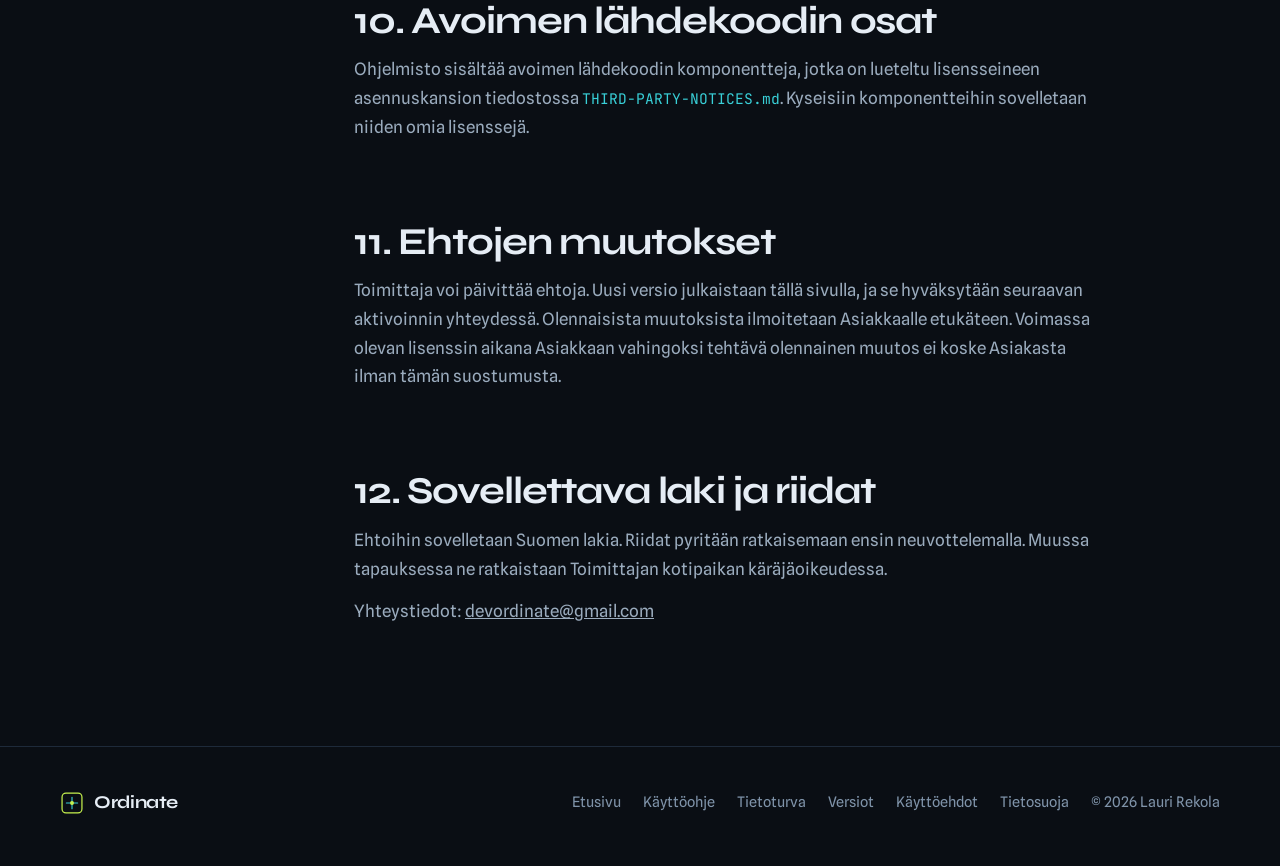
<file: kayttoehdot.html>
<!DOCTYPE html>
<html lang="fi">
<head>
<meta charset="UTF-8">
<meta name="viewport" content="width=device-width, initial-scale=1.0">
<title>Käyttöehdot · Ordinate</title>
<meta name="description" content="Ordinate-ohjelmiston lisenssiehdot yritysasiakkaille: käyttöoikeus, rajoitukset, tulosten tarkastus, vastuunrajoitus ja sovellettava laki.">
<link rel="canonical" href="https://rekolalauri.fi/Ordinate-web/kayttoehdot.html">
<meta name="theme-color" content="#0a0e14">
<link rel="icon" type="image/svg+xml" href="data:image/svg+xml,%3Csvg viewBox='0 0 256 256' xmlns='http://www.w3.org/2000/svg'%3E%3Crect x='22' y='22' width='212' height='212' rx='42' fill='%230a0e14' stroke='%23c6f24e' stroke-width='13'/%3E%3Cline x1='128' y1='68' x2='128' y2='188' stroke='%2339d0d8' stroke-width='12' stroke-linecap='round'/%3E%3Cline x1='68' y1='128' x2='188' y2='128' stroke='%2339d0d8' stroke-width='12' stroke-linecap='round'/%3E%3Ccircle cx='128' cy='128' r='21' fill='%23c6f24e'/%3E%3C/svg%3E">
<link rel="preconnect" href="https://fonts.googleapis.com">
<link rel="preconnect" href="https://fonts.gstatic.com" crossorigin>
<link href="https://fonts.googleapis.com/css2?family=Syne:wght@400;600;700&family=Spline+Sans:wght@400;500;600&family=JetBrains+Mono:wght@500&display=swap" rel="stylesheet">
<link rel="stylesheet" href="css/site.css">
<style>
.doc-head{padding:clamp(48px,7vw,88px) 0 clamp(32px,4vw,48px);border-bottom:1px solid var(--line)}
.doc-head h1{font-size:clamp(40px,6vw,68px);font-weight:700;letter-spacing:-.03em}
.doc-head p{margin-top:18px;color:var(--muted);font-size:clamp(18px,2vw,20px);max-width:62ch}
.doc{display:grid;grid-template-columns:230px minmax(0,1fr);gap:clamp(32px,5vw,72px);padding-top:clamp(40px,5vw,64px);padding-bottom:clamp(80px,10vw,120px)}
.toc{position:sticky;top:96px;align-self:start;font-size:15px}
.toc b{display:block;font-family:"Syne";font-weight:600;font-size:15px;margin-bottom:12px;color:var(--ink)}
.toc ol{list-style:none;border-left:1px solid var(--line)}
.toc a{display:block;padding:6px 0 6px 16px;margin-left:-1px;border-left:2px solid transparent;color:var(--muted);text-decoration:none;transition:color .2s,border-color .2s}
.toc a:hover{color:var(--ink)}
.toc a.on{color:var(--accent);border-left-color:var(--accent)}
.doc article{max-width:74ch;min-width:0}
.doc h2{font-size:clamp(28px,3.4vw,38px);font-weight:700;margin-top:clamp(56px,7vw,80px);scroll-margin-top:96px}
.doc h2:first-child{margin-top:0}
.doc h3{font-size:21px;font-weight:600;letter-spacing:-.01em;margin-top:32px}
.doc p,.doc li{color:var(--muted);font-size:17px}
.doc p{margin-top:14px}
.doc strong,.doc b{color:var(--ink);font-weight:500}
.doc ol.num{list-style:none;counter-reset:n;margin-top:18px}
.doc ol.num>li{counter-increment:n;position:relative;padding:14px 0 14px 46px;border-top:1px solid var(--line)}
.doc ol.num>li:last-child{border-bottom:1px solid var(--line)}
.doc ol.num>li::before{content:counter(n);position:absolute;left:0;top:12px;width:30px;height:30px;border-radius:50%;display:grid;place-items:center;font-family:"Syne";font-weight:700;font-size:15px;color:var(--bg);background:var(--accent)}
.doc ul.dots{margin-top:14px;padding-left:20px}
.doc ul.dots li{margin-top:6px}
.doc ul.dots li::marker{color:var(--accent)}
.ui{font-family:"Spline Sans";font-weight:600;color:var(--ink);background:var(--panel);border:1px solid var(--line-2);border-radius:8px;padding:2px 8px;font-size:.92em;white-space:nowrap}
.file{font-family:"JetBrains Mono",monospace;font-size:.86em;color:var(--accent-2)}
.note{margin-top:20px;border:1px solid var(--line-2);background:var(--panel);border-radius:11px;padding:16px 18px;font-size:16px;color:var(--muted)}
.note b{color:var(--ink)}
.set{margin-top:20px;border-top:1px solid var(--line)}
.set>div{display:grid;grid-template-columns:minmax(0,190px) minmax(0,1fr);gap:8px 24px;padding:18px 0;border-bottom:1px solid var(--line)}
.set dt{font-family:"Syne";font-weight:600;color:var(--ink);font-size:17px}
.set dd{color:var(--muted);font-size:16.5px}
.set dd .rec{display:block;margin-top:6px;color:var(--ink);font-size:15.5px}
.set dd .rec::before{content:"Suositus: ";color:var(--accent);font-weight:600}
@media(max-width:900px){.doc{grid-template-columns:1fr}.toc{position:static;display:none}}
@media(max-width:560px){.set>div{grid-template-columns:1fr}}
</style>
<style>
.doc table{width:100%;border-collapse:collapse;margin-top:18px;font-size:16px}
.doc th,.doc td{text-align:left;vertical-align:top;padding:12px 14px 12px 0;border-bottom:1px solid var(--line);color:var(--muted)}
.doc th{color:var(--ink);font-family:"Syne";font-weight:600;font-size:15px}
.doc td:first-child{color:var(--ink)}
.doc td{overflow-wrap:anywhere}
.doc pre{margin-top:16px;background:var(--panel);border:1px solid var(--line-2);border-radius:11px;padding:14px 16px;overflow-x:auto}
.doc pre code{font-family:"JetBrains Mono",monospace;font-size:14px;color:var(--accent-2);white-space:pre}
.doc code{font-family:"JetBrains Mono",monospace;font-size:.86em;color:var(--accent-2)}
@media(max-width:560px){.doc table{font-size:15px}.doc th,.doc td{padding-right:8px}}
</style>
</head>
<body>

<a class="skip-link" href="#main">Siirry sisältöön</a>
<nav class="site-nav" aria-label="Päävalikko">
  <div class="wrap">
    <a class="brand" href="index.html" aria-label="Ordinate, etusivu"><svg class="logo" viewBox="0 0 256 256" aria-hidden="true"><rect x="22" y="22" width="212" height="212" rx="42" fill="#0a0e14" stroke="#c6f24e" stroke-width="13"/><line x1="128" y1="68" x2="128" y2="188" stroke="#39d0d8" stroke-width="12" stroke-linecap="round"/><line x1="68" y1="128" x2="188" y2="128" stroke="#39d0d8" stroke-width="12" stroke-linecap="round"/><circle cx="128" cy="128" r="21" fill="#c6f24e"/></svg>Ordinate</a>
    <div class="navlinks" id="navlinks">
      <a href="index.html#miten">Miten toimii</a>
      <a href="index.html#saat">Mitä saat</a>
      <a href="ohje.html">Käyttöohje</a>
      <a href="opas.html">Scan-to-BIM opas</a>
      <a href="tietoturva.html">Tietoturva</a>
      <a href="index.html#kysymykset">Kysymykset</a>
      <a class="btn btn-primary" href="https://github.com/Mcrauli/Ordinate-web/releases/latest/download/Ordinate-Setup.exe">Lataa</a>
    </div>
    <button class="navtoggle" aria-label="Avaa valikko" aria-expanded="false" aria-controls="navlinks">☰</button>
  </div>
</nav>

<main id="main">
<header class="doc-head">
  <div class="wrap">
    <h1>Käyttöehdot</h1>
    <p>Ordinate-ohjelmiston lisenssiehdot yritysasiakkaille. Versio <b>2026-11-17</b>. Ehdot hyväksytään ohjelman aktivoinnin yhteydessä.</p>
  </div>
</header>

<div class="wrap doc">
  <aside class="toc" aria-label="Sisällys">
    <b>Sisällys</b>
    <ol>
      <li><a href="#osapuolet">Osapuolet</a></li>
      <li><a href="#oikeus">Käyttöoikeus</a></li>
      <li><a href="#rajoitukset">Rajoitukset</a></li>
      <li><a href="#aineisto">Aineisto ja tulokset</a></li>
      <li><a href="#tarkistus">Tulosten tarkastus</a></li>
      <li><a href="#lisenssi">Lisenssin tarkistus</a></li>
      <li><a href="#maksut">Maksut ja päättyminen</a></li>
      <li><a href="#takuu">Virheet ja tuki</a></li>
      <li><a href="#vastuu">Vastuunrajoitus</a></li>
      <li><a href="#komponentit">Avoimen lähdekoodin osat</a></li>
      <li><a href="#muutokset">Ehtojen muutokset</a></li>
      <li><a href="#laki">Sovellettava laki</a></li>
    </ol>
  </aside>

  <article>
    <h2 id="osapuolet">1. Osapuolet ja soveltaminen</h2>
    <p>Ohjelmiston toimittaja on <b>Lauri Rekola</b>, jäljempänä <i>Toimittaja</i>. Asiakas on se yritys tai yhteisö, jolle lisenssiavain on toimitettu, jäljempänä <i>Asiakas</i>.</p>
    <p>Ehdot koskevat Ordinate-ohjelmistoa, sen päivityksiä ja ohjeita. Ohjelmisto myydään vain elinkeinonharjoittajille, eikä sitä tarjota kuluttajille. Aktivoiva henkilö vakuuttaa, että hänellä on oikeus hyväksyä ehdot Asiakkaan puolesta.</p>
    <p>Jos Asiakkaan kanssa on tehty erillinen kirjallinen sopimus, se on ensisijainen näihin ehtoihin nähden.</p>

    <h2 id="oikeus">2. Käyttöoikeus</h2>
    <p>Asiakas saa lisenssin voimassaoloajaksi <b>ei-yksinomaisen ja ei-siirrettävän</b> oikeuden käyttää ohjelmistoa omassa liiketoiminnassaan enintään niin monella koneella kuin lisenssissä on konepaikkoja.</p>
    <p>Ohjelmiston tekijänoikeudet ja muut immateriaalioikeudet kuuluvat Toimittajalle. Asiakas saa vain näissä ehdoissa nimenomaisesti mainitun käyttöoikeuden.</p>

    <h2 id="rajoitukset">3. Rajoitukset</h2>
    <p>Asiakas ei saa:</p>
    <ul class="dots">
      <li>myydä, vuokrata, lainata tai muuten luovuttaa ohjelmistoa tai lisenssiavainta kolmannelle;</li>
      <li>kiertää, poistaa tai muuttaa lisenssin tarkistusta;</li>
      <li>purkaa, takaisinmallintaa tai muuntaa ohjelmistoa lähdekoodiksi muuten kuin siltä osin kuin tekijänoikeuslaki sen pakottavasti sallii.</li>
    </ul>

    <h2 id="aineisto">4. Asiakkaan aineisto ja tulokset</h2>
    <p>Ohjelmisto käsittelee pistepilvet <b>Asiakkaan omalla koneella</b>. Pistepilviä, malleja tai niiden sisältöä ei lähetetä Toimittajalle eikä muualle.</p>
    <p>Asiakas omistaa käsittelemänsä aineiston ja ohjelmistolla tuottamansa mallit ja piirustukset. Asiakas vastaa siitä, että sillä on oikeus käsitellä käyttämäänsä aineistoa.</p>

    <h2 id="tarkistus">5. Tulosten tarkastus</h2>
    <p>Ohjelmisto tuottaa rakennusosien mallin pistepilvestä <b>automaattisesti</b>. Automaattisesti tunnistetut seinät, aukot, laatat ja muut osat ja niiden mitat voivat sisältää virheitä tai puuttua.</p>
    <p><b>Asiakas vastaa tulosten tarkastamisesta</b> ennen kuin niitä käytetään suunnittelussa, mitoituksessa, rakentamisessa, määrälaskennassa tai muussa päätöksenteossa. Ohjelmisto ei korvaa pätevän suunnittelijan harkintaa.</p>

    <h2 id="lisenssi">6. Lisenssin tarkistus</h2>
    <p>Ohjelmisto tarkistaa lisenssin voimassaolon Toimittajan lisenssipalvelimelta aktivoinnissa ja sen jälkeen ajoittain. Ilman verkkoyhteyttä ohjelmisto toimii enintään <b>30 päivää</b> viimeisimmästä onnistuneesta tarkistuksesta. Tarkistuksessa käsiteltävät tiedot on kuvattu <a href="tietosuoja.html">tietosuojaselosteessa</a>.</p>
    <p>Jos Asiakas vaihtaa konetta, Toimittaja vapauttaa konepaikan pyynnöstä.</p>

    <h2 id="maksut">7. Maksut, voimassaolo ja päättyminen</h2>
    <p>Lisenssin hinta, kesto ja konepaikkojen määrä määräytyvät tilausvahvistuksen tai tarjouksen mukaan. Lisenssi päättyy voimassaoloajan lopussa, ellei sitä uusita.</p>
    <p>Toimittaja voi perua lisenssin, jos Asiakas ei maksa erääntynyttä maksua kirjallisesta muistutuksesta huolimatta tai rikkoo olennaisesti näitä ehtoja. Lisenssin päätyttyä ohjelmisto lakkaa toimimasta, mutta jo tuotetut mallit jäävät Asiakkaalle.</p>

    <h2 id="takuu">8. Virheet ja tuki</h2>
    <p>Toimittaja korjaa ohjelmiston olennaisia virheitä kohtuullisessa ajassa ja toimittaa korjaukset päivityksinä. Virheistä voi ilmoittaa sähköpostilla.</p>
    <p>Muilta osin ohjelmisto toimitetaan <b>sellaisena kuin se on</b>. Toimittaja ei takaa, että ohjelmisto toimii keskeytyksettä tai virheettä tai että se soveltuu Asiakkaan tiettyyn tarkoitukseen.</p>

    <h2 id="vastuu">9. Vastuunrajoitus</h2>
    <p>Toimittaja ei vastaa välillisistä vahingoista, kuten saamatta jääneestä voitosta, liiketoiminnan keskeytymisestä, tietojen menetyksestä tai virheellisen tuloksen perusteella tehdyistä päätöksistä.</p>
    <p>Toimittajan kokonaisvastuu rajoittuu määrään, jonka Asiakas on maksanut lisenssistä vahinkoa edeltäneiden 12 kuukauden aikana.</p>
    <p>Vastuunrajoitukset eivät koske vahinkoa, joka on aiheutettu tahallisesti tai törkeällä huolimattomuudella.</p>

    <h2 id="komponentit">10. Avoimen lähdekoodin osat</h2>
    <p>Ohjelmisto sisältää avoimen lähdekoodin komponentteja, jotka on lueteltu lisensseineen asennuskansion tiedostossa <span class="file">THIRD-PARTY-NOTICES.md</span>. Kyseisiin komponentteihin sovelletaan niiden omia lisenssejä.</p>

    <h2 id="muutokset">11. Ehtojen muutokset</h2>
    <p>Toimittaja voi päivittää ehtoja. Uusi versio julkaistaan tällä sivulla, ja se hyväksytään seuraavan aktivoinnin yhteydessä. Olennaisista muutoksista ilmoitetaan Asiakkaalle etukäteen. Voimassa olevan lisenssin aikana Asiakkaan vahingoksi tehtävä olennainen muutos ei koske Asiakasta ilman tämän suostumusta.</p>

    <h2 id="laki">12. Sovellettava laki ja riidat</h2>
    <p>Ehtoihin sovelletaan Suomen lakia. Riidat pyritään ratkaisemaan ensin neuvottelemalla. Muussa tapauksessa ne ratkaistaan Toimittajan kotipaikan käräjäoikeudessa.</p>
    <p>Yhteystiedot: <a href="mailto:devordinate@gmail.com">devordinate@gmail.com</a></p>
  </article>
</div>
</main>

<footer>
  <div class="wrap">
    <a class="brand" href="index.html"><svg class="logo" style="width:24px;height:24px" viewBox="0 0 256 256" aria-hidden="true"><rect x="22" y="22" width="212" height="212" rx="42" fill="#0a0e14" stroke="#c6f24e" stroke-width="13"/><line x1="128" y1="68" x2="128" y2="188" stroke="#39d0d8" stroke-width="12" stroke-linecap="round"/><line x1="68" y1="128" x2="188" y2="128" stroke="#39d0d8" stroke-width="12" stroke-linecap="round"/><circle cx="128" cy="128" r="21" fill="#c6f24e"/></svg>Ordinate</a>
    <div class="links"><a href="index.html">Etusivu</a><a href="ohje.html">Käyttöohje</a><a href="tietoturva.html">Tietoturva</a><a href="https://github.com/Mcrauli/Ordinate-web/releases">Versiot</a><a href="kayttoehdot.html">Käyttöehdot</a><a href="tietosuoja.html">Tietosuoja</a><span>© 2026 Lauri Rekola</span></div>
  </div>
</footer>

<script>
const tog = document.querySelector('.navtoggle'), links = document.getElementById('navlinks');
tog.addEventListener('click', () => { const o = links.classList.toggle('open'); tog.setAttribute('aria-expanded', o); });
const tocLinks = [...document.querySelectorAll('.toc a')];
const secs = tocLinks.map(a => document.querySelector(a.getAttribute('href')));
const spy = new IntersectionObserver(es => es.forEach(e => {
  if (e.isIntersecting) tocLinks.forEach(a => a.classList.toggle('on', a.getAttribute('href') === '#' + e.target.id));
}), {rootMargin: '-20% 0px -70% 0px'});
secs.forEach(s => s && spy.observe(s));
</script>
</body>
</html>
</file>
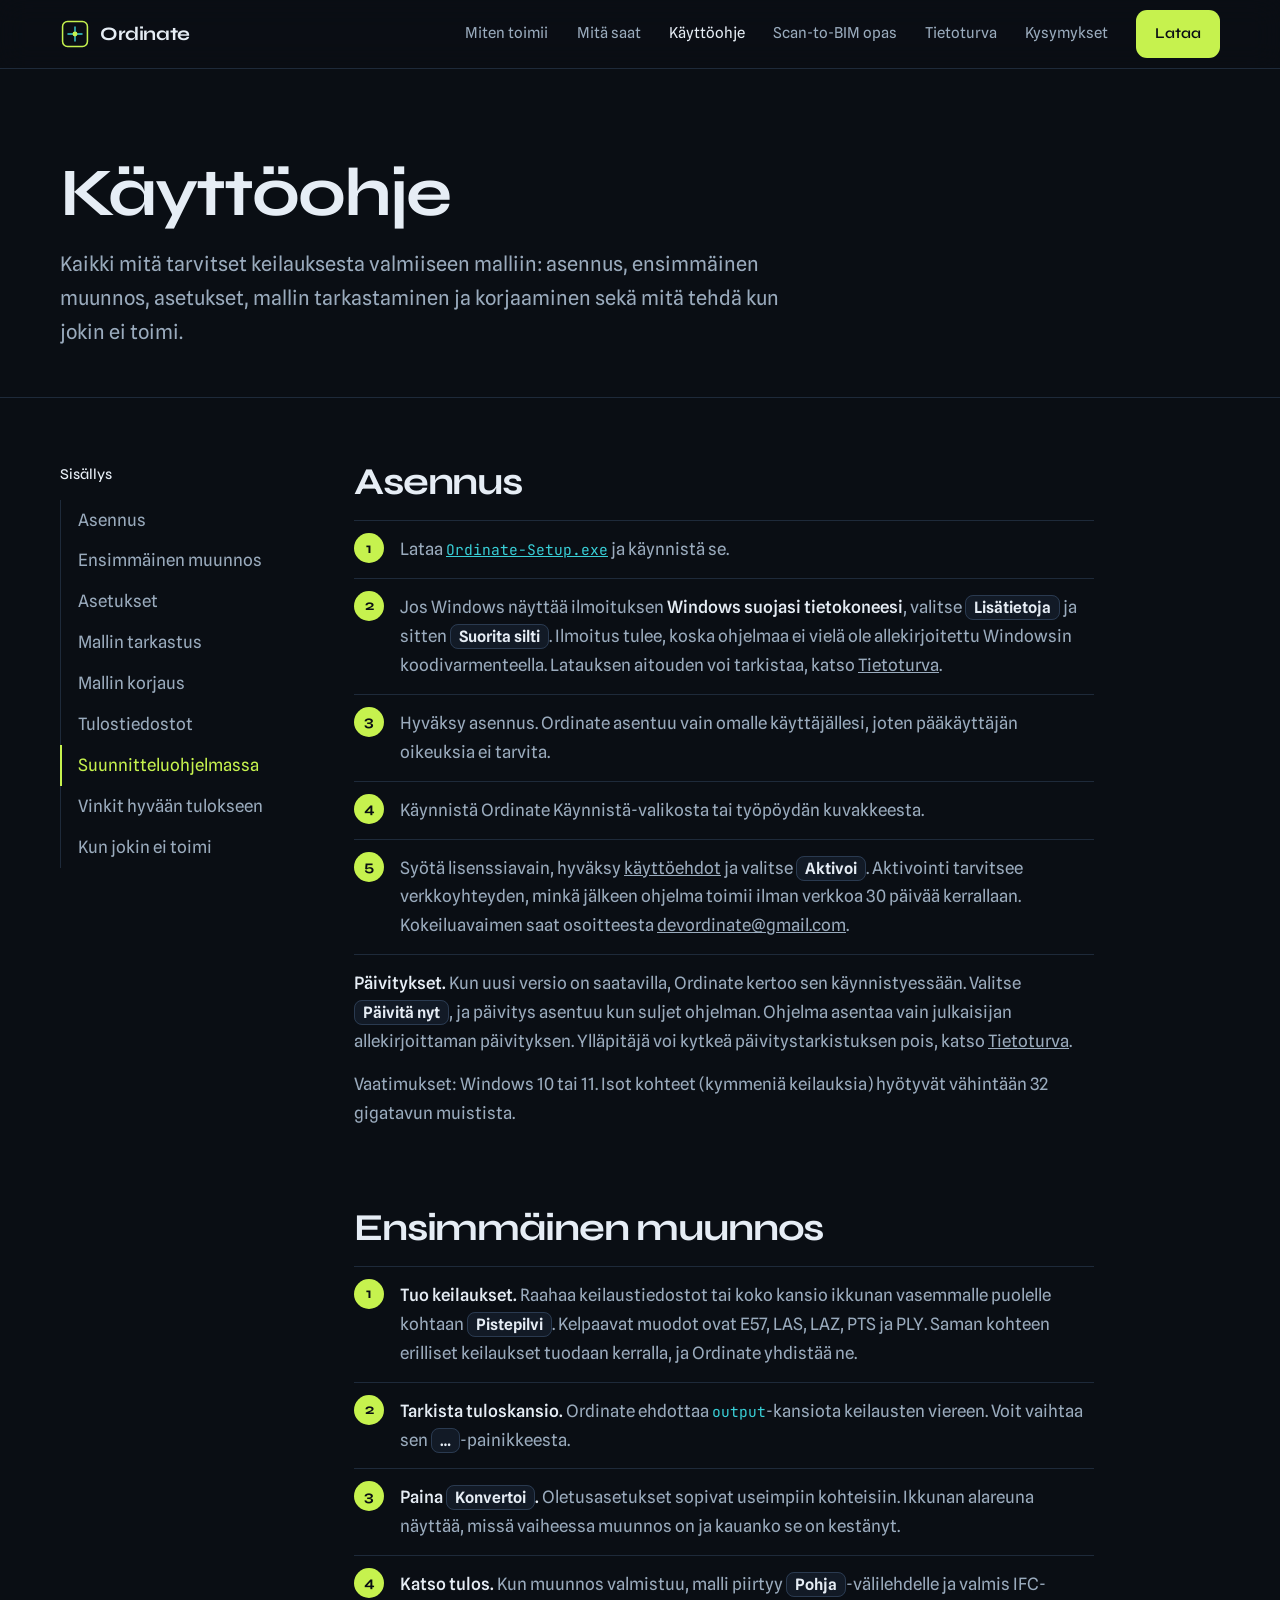
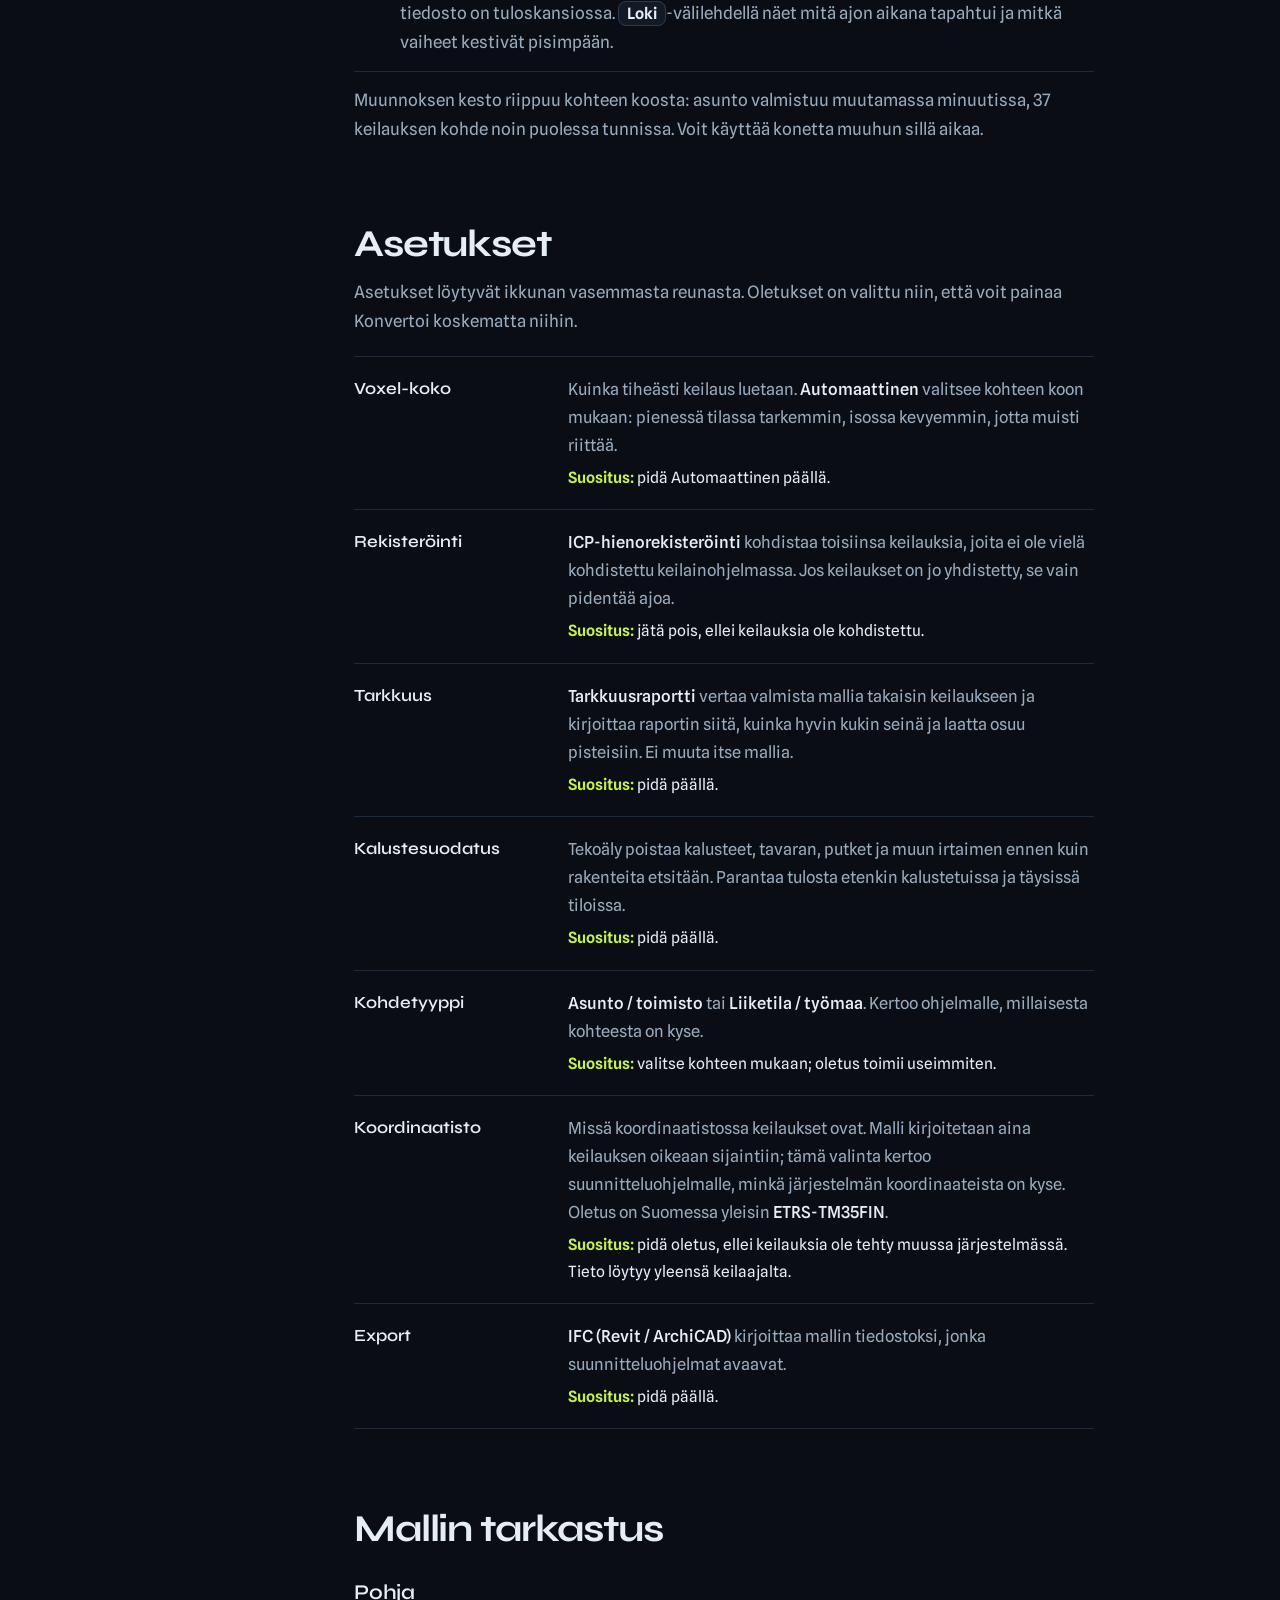
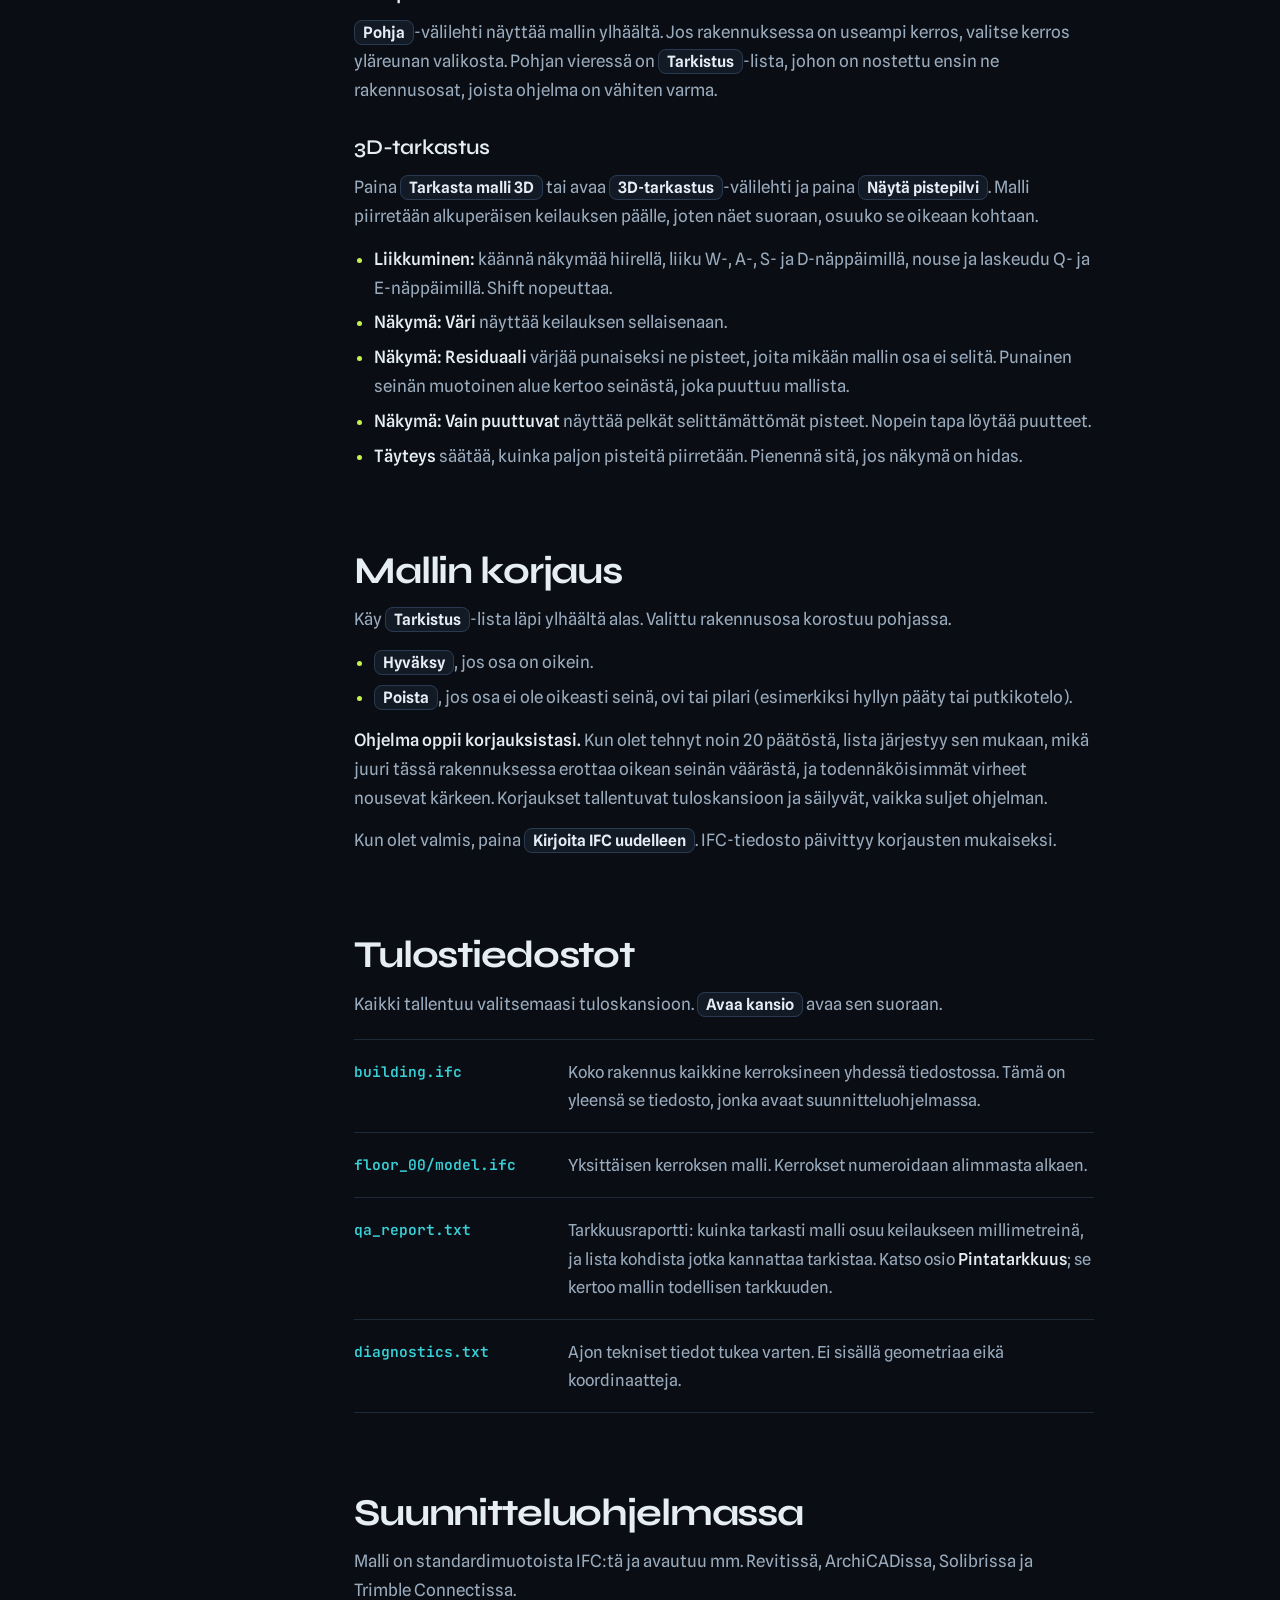
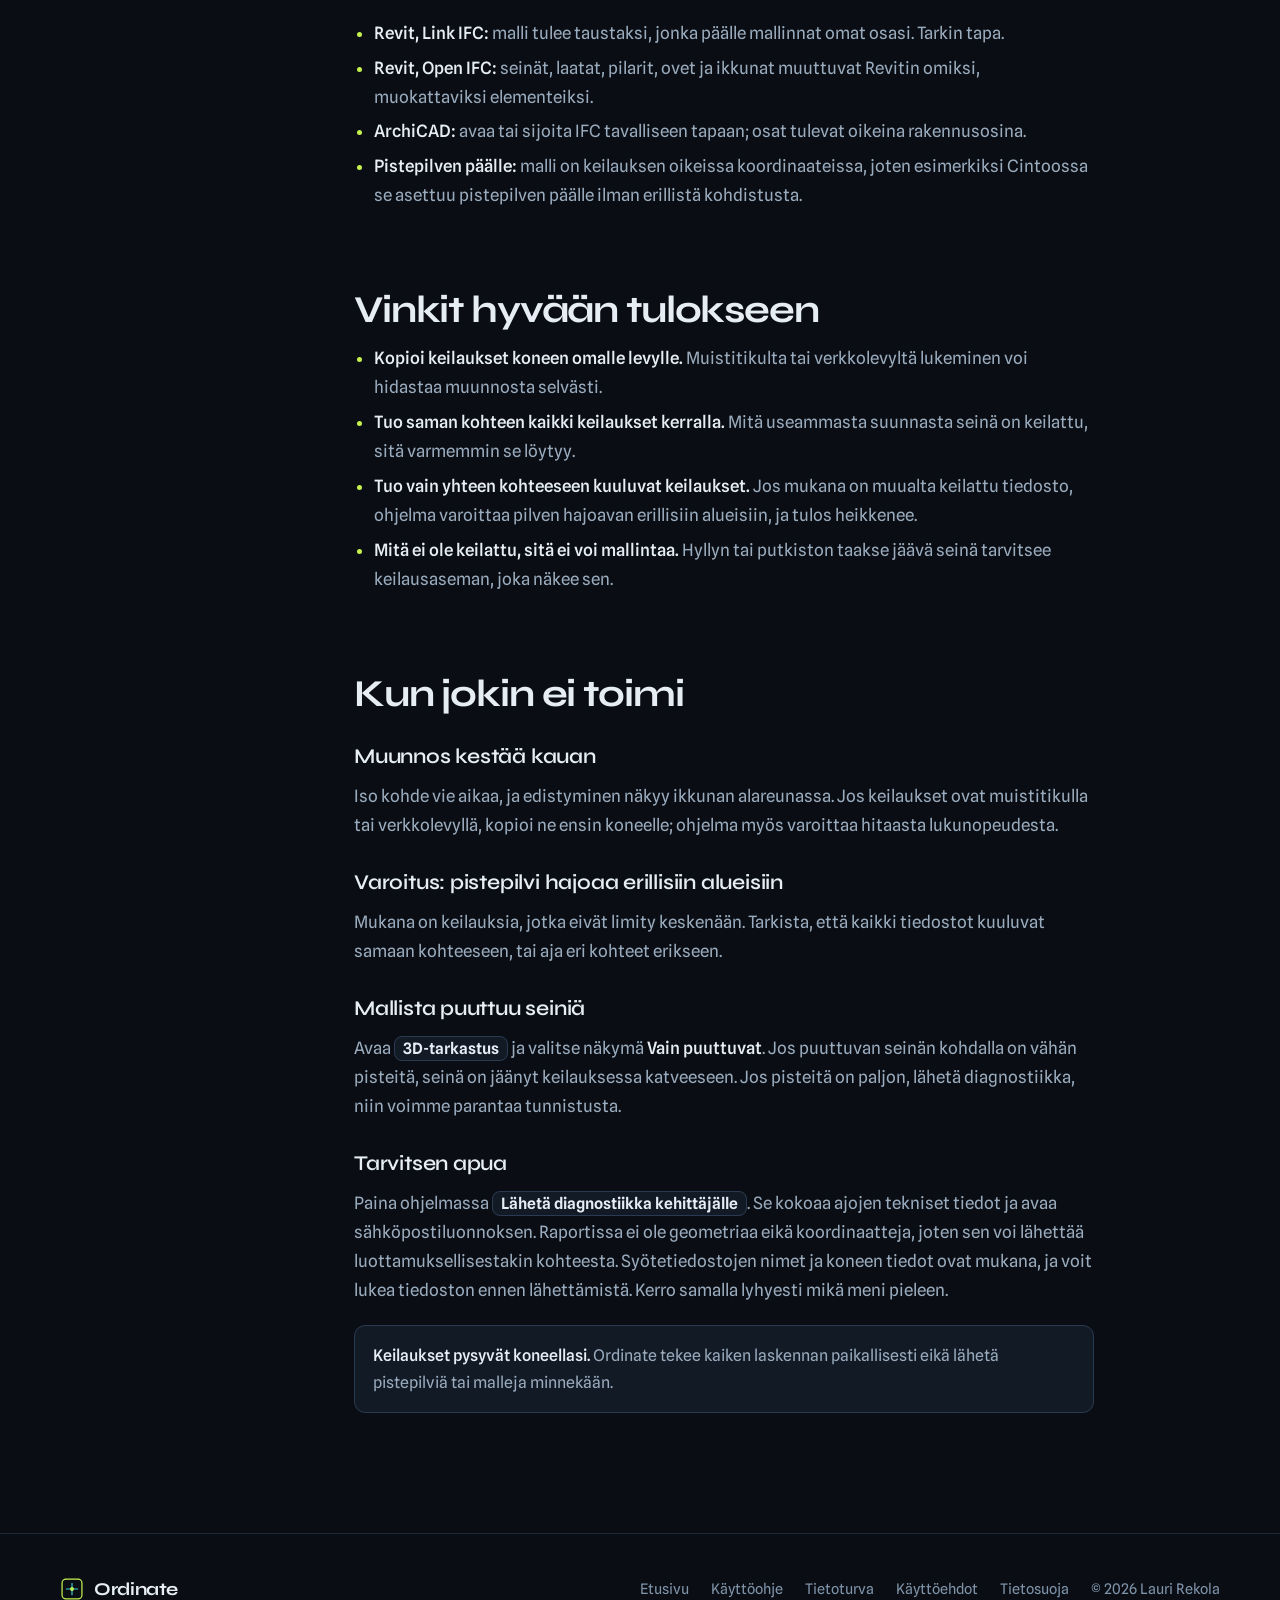
<file: ohje.html>
<!DOCTYPE html>
<html lang="fi">
<head>
<meta charset="UTF-8">
<meta name="viewport" content="width=device-width, initial-scale=1.0">
<title>Käyttöohje · Ordinate</title>
<meta name="description" content="Ordinaten käyttöohje: asennus, ensimmäinen muunnos, asetukset, mallin tarkastus ja korjaus, tulostiedostot ja vianetsintä.">
<link rel="canonical" href="https://rekolalauri.fi/Ordinate-web/ohje.html">
<meta name="theme-color" content="#0a0e14">
<link rel="icon" type="image/svg+xml" href="data:image/svg+xml,%3Csvg viewBox='0 0 256 256' xmlns='http://www.w3.org/2000/svg'%3E%3Crect x='22' y='22' width='212' height='212' rx='42' fill='%230a0e14' stroke='%23c6f24e' stroke-width='13'/%3E%3Cline x1='128' y1='68' x2='128' y2='188' stroke='%2339d0d8' stroke-width='12' stroke-linecap='round'/%3E%3Cline x1='68' y1='128' x2='188' y2='128' stroke='%2339d0d8' stroke-width='12' stroke-linecap='round'/%3E%3Ccircle cx='128' cy='128' r='21' fill='%23c6f24e'/%3E%3C/svg%3E">
<link rel="preconnect" href="https://fonts.googleapis.com">
<link rel="preconnect" href="https://fonts.gstatic.com" crossorigin>
<link href="https://fonts.googleapis.com/css2?family=Syne:wght@400;600;700&family=Spline+Sans:wght@400;500;600&family=JetBrains+Mono:wght@500&display=swap" rel="stylesheet">
<link rel="stylesheet" href="css/site.css">
<style>
.doc-head{padding:clamp(48px,7vw,88px) 0 clamp(32px,4vw,48px);border-bottom:1px solid var(--line)}
.doc-head h1{font-size:clamp(40px,6vw,68px);font-weight:700;letter-spacing:-.03em}
.doc-head p{margin-top:18px;color:var(--muted);font-size:clamp(18px,2vw,20px);max-width:62ch}
.doc{display:grid;grid-template-columns:230px minmax(0,1fr);gap:clamp(32px,5vw,72px);padding-top:clamp(40px,5vw,64px);padding-bottom:clamp(80px,10vw,120px)}
.toc{position:sticky;top:96px;align-self:start;font-size:15px}
.toc b{display:block;font-family:"Syne";font-weight:600;font-size:15px;margin-bottom:12px;color:var(--ink)}
.toc ol{list-style:none;border-left:1px solid var(--line)}
.toc a{display:block;padding:6px 0 6px 16px;margin-left:-1px;border-left:2px solid transparent;color:var(--muted);text-decoration:none;transition:color .2s,border-color .2s}
.toc a:hover{color:var(--ink)}
.toc a.on{color:var(--accent);border-left-color:var(--accent)}
.doc article{max-width:74ch;min-width:0}
.doc h2{font-size:clamp(28px,3.4vw,38px);font-weight:700;margin-top:clamp(56px,7vw,80px);scroll-margin-top:96px}
.doc h2:first-child{margin-top:0}
.doc h3{font-size:21px;font-weight:600;letter-spacing:-.01em;margin-top:32px}
.doc p,.doc li{color:var(--muted);font-size:17px}
.doc p{margin-top:14px}
.doc strong,.doc b{color:var(--ink);font-weight:500}
.doc ol.num{list-style:none;counter-reset:n;margin-top:18px}
.doc ol.num>li{counter-increment:n;position:relative;padding:14px 0 14px 46px;border-top:1px solid var(--line)}
.doc ol.num>li:last-child{border-bottom:1px solid var(--line)}
.doc ol.num>li::before{content:counter(n);position:absolute;left:0;top:12px;width:30px;height:30px;border-radius:50%;display:grid;place-items:center;font-family:"Syne";font-weight:700;font-size:15px;color:var(--bg);background:var(--accent)}
.doc ul.dots{margin-top:14px;padding-left:20px}
.doc ul.dots li{margin-top:6px}
.doc ul.dots li::marker{color:var(--accent)}
.ui{font-family:"Spline Sans";font-weight:600;color:var(--ink);background:var(--panel);border:1px solid var(--line-2);border-radius:8px;padding:2px 8px;font-size:.92em;white-space:nowrap}
.file{font-family:"JetBrains Mono",monospace;font-size:.86em;color:var(--accent-2)}
.note{margin-top:20px;border:1px solid var(--line-2);background:var(--panel);border-radius:11px;padding:16px 18px;font-size:16px;color:var(--muted)}
.note b{color:var(--ink)}
.set{margin-top:20px;border-top:1px solid var(--line)}
.set>div{display:grid;grid-template-columns:minmax(0,190px) minmax(0,1fr);gap:8px 24px;padding:18px 0;border-bottom:1px solid var(--line)}
.set dt{font-family:"Syne";font-weight:600;color:var(--ink);font-size:17px}
.set dd{color:var(--muted);font-size:16.5px}
.set dd .rec{display:block;margin-top:6px;color:var(--ink);font-size:15.5px}
.set dd .rec::before{content:"Suositus: ";color:var(--accent);font-weight:600}
@media(max-width:900px){.doc{grid-template-columns:1fr}.toc{position:static;display:none}}
@media(max-width:560px){.set>div{grid-template-columns:1fr}}
</style>
</head>
<body>

<a class="skip-link" href="#main">Siirry sisältöön</a>
<nav class="site-nav" aria-label="Päävalikko">
  <div class="wrap">
    <a class="brand" href="index.html" aria-label="Ordinate, etusivu"><svg class="logo" viewBox="0 0 256 256" aria-hidden="true"><rect x="22" y="22" width="212" height="212" rx="42" fill="#0a0e14" stroke="#c6f24e" stroke-width="13"/><line x1="128" y1="68" x2="128" y2="188" stroke="#39d0d8" stroke-width="12" stroke-linecap="round"/><line x1="68" y1="128" x2="188" y2="128" stroke="#39d0d8" stroke-width="12" stroke-linecap="round"/><circle cx="128" cy="128" r="21" fill="#c6f24e"/></svg>Ordinate</a>
    <div class="navlinks" id="navlinks">
      <a href="index.html#miten">Miten toimii</a>
      <a href="index.html#saat">Mitä saat</a>
      <a href="ohje.html" aria-current="page" style="color:var(--ink)">Käyttöohje</a>
      <a href="opas.html">Scan-to-BIM opas</a>
      <a href="tietoturva.html">Tietoturva</a>
      <a href="index.html#kysymykset">Kysymykset</a>
      <a class="btn btn-primary" href="https://github.com/Mcrauli/Ordinate-web/releases/latest/download/Ordinate-Setup.exe">Lataa</a>
    </div>
    <button class="navtoggle" aria-label="Avaa valikko" aria-expanded="false" aria-controls="navlinks">☰</button>
  </div>
</nav>

<main id="main">
<header class="doc-head">
  <div class="wrap">
    <h1>Käyttöohje</h1>
    <p>Kaikki mitä tarvitset keilauksesta valmiiseen malliin: asennus, ensimmäinen muunnos, asetukset, mallin tarkastaminen ja korjaaminen sekä mitä tehdä kun jokin ei toimi.</p>
  </div>
</header>

<div class="wrap doc">
  <aside class="toc" aria-label="Sisällys">
    <b>Sisällys</b>
    <ol>
      <li><a href="#asennus">Asennus</a></li>
      <li><a href="#ensimmainen">Ensimmäinen muunnos</a></li>
      <li><a href="#asetukset">Asetukset</a></li>
      <li><a href="#tarkastus">Mallin tarkastus</a></li>
      <li><a href="#korjaus">Mallin korjaus</a></li>
      <li><a href="#tiedostot">Tulostiedostot</a></li>
      <li><a href="#suunnitteluohjelmassa">Suunnitteluohjelmassa</a></li>
      <li><a href="#vinkit">Vinkit hyvään tulokseen</a></li>
      <li><a href="#ongelmat">Kun jokin ei toimi</a></li>
    </ol>
  </aside>

  <article>
    <h2 id="asennus">Asennus</h2>
    <ol class="num">
      <li>Lataa <a class="file" href="https://github.com/Mcrauli/Ordinate-web/releases/latest/download/Ordinate-Setup.exe">Ordinate-Setup.exe</a> ja käynnistä se.</li>
      <li>Jos Windows näyttää ilmoituksen <b>Windows suojasi tietokoneesi</b>, valitse <span class="ui">Lisätietoja</span> ja sitten <span class="ui">Suorita silti</span>. Ilmoitus tulee, koska ohjelmaa ei vielä ole allekirjoitettu Windowsin koodivarmenteella. Latauksen aitouden voi tarkistaa, katso <a href="tietoturva.html#aitous">Tietoturva</a>.</li>
      <li>Hyväksy asennus. Ordinate asentuu vain omalle käyttäjällesi, joten pääkäyttäjän oikeuksia ei tarvita.</li>
      <li>Käynnistä Ordinate Käynnistä-valikosta tai työpöydän kuvakkeesta.</li>
      <li>Syötä lisenssiavain, hyväksy <a href="kayttoehdot.html">käyttöehdot</a> ja valitse <span class="ui">Aktivoi</span>. Aktivointi tarvitsee verkkoyhteyden, minkä jälkeen ohjelma toimii ilman verkkoa 30 päivää kerrallaan. Kokeiluavaimen saat osoitteesta <a href="mailto:devordinate@gmail.com?subject=Ordinate-kokeiluavain">devordinate@gmail.com</a>.</li>
    </ol>
    <p><b>Päivitykset.</b> Kun uusi versio on saatavilla, Ordinate kertoo sen käynnistyessään. Valitse <span class="ui">Päivitä nyt</span>, ja päivitys asentuu kun suljet ohjelman. Ohjelma asentaa vain julkaisijan allekirjoittaman päivityksen. Ylläpitäjä voi kytkeä päivitystarkistuksen pois, katso <a href="tietoturva.html#paivitykset">Tietoturva</a>.</p>
    <p>Vaatimukset: Windows 10 tai 11. Isot kohteet (kymmeniä keilauksia) hyötyvät vähintään 32 gigatavun muistista.</p>

    <h2 id="ensimmainen">Ensimmäinen muunnos</h2>
    <ol class="num">
      <li><b>Tuo keilaukset.</b> Raahaa keilaustiedostot tai koko kansio ikkunan vasemmalle puolelle kohtaan <span class="ui">Pistepilvi</span>. Kelpaavat muodot ovat E57, LAS, LAZ, PTS ja PLY. Saman kohteen erilliset keilaukset tuodaan kerralla, ja Ordinate yhdistää ne.</li>
      <li><b>Tarkista tuloskansio.</b> Ordinate ehdottaa <span class="file">output</span>-kansiota keilausten viereen. Voit vaihtaa sen <span class="ui">…</span>-painikkeesta.</li>
      <li><b>Paina <span class="ui">Konvertoi</span>.</b> Oletusasetukset sopivat useimpiin kohteisiin. Ikkunan alareuna näyttää, missä vaiheessa muunnos on ja kauanko se on kestänyt.</li>
      <li><b>Katso tulos.</b> Kun muunnos valmistuu, malli piirtyy <span class="ui">Pohja</span>-välilehdelle ja valmis IFC-tiedosto on tuloskansiossa. <span class="ui">Loki</span>-välilehdellä näet mitä ajon aikana tapahtui ja mitkä vaiheet kestivät pisimpään.</li>
    </ol>
    <p>Muunnoksen kesto riippuu kohteen koosta: asunto valmistuu muutamassa minuutissa, 37 keilauksen kohde noin puolessa tunnissa. Voit käyttää konetta muuhun sillä aikaa.</p>

    <h2 id="asetukset">Asetukset</h2>
    <p>Asetukset löytyvät ikkunan vasemmasta reunasta. Oletukset on valittu niin, että voit painaa Konvertoi koskematta niihin.</p>
    <dl class="set">
      <div><dt>Voxel-koko</dt><dd>Kuinka tiheästi keilaus luetaan. <b>Automaattinen</b> valitsee kohteen koon mukaan: pienessä tilassa tarkemmin, isossa kevyemmin, jotta muisti riittää.<span class="rec">pidä Automaattinen päällä.</span></dd></div>
      <div><dt>Rekisteröinti</dt><dd><b>ICP-hienorekisteröinti</b> kohdistaa toisiinsa keilauksia, joita ei ole vielä kohdistettu keilainohjelmassa. Jos keilaukset on jo yhdistetty, se vain pidentää ajoa.<span class="rec">jätä pois, ellei keilauksia ole kohdistettu.</span></dd></div>
      <div><dt>Tarkkuus</dt><dd><b>Tarkkuusraportti</b> vertaa valmista mallia takaisin keilaukseen ja kirjoittaa raportin siitä, kuinka hyvin kukin seinä ja laatta osuu pisteisiin. Ei muuta itse mallia.<span class="rec">pidä päällä.</span></dd></div>
      <div><dt>Kalustesuodatus</dt><dd>Tekoäly poistaa kalusteet, tavaran, putket ja muun irtaimen ennen kuin rakenteita etsitään. Parantaa tulosta etenkin kalustetuissa ja täysissä tiloissa.<span class="rec">pidä päällä.</span></dd></div>
      <div><dt>Kohdetyyppi</dt><dd><b>Asunto / toimisto</b> tai <b>Liiketila / työmaa</b>. Kertoo ohjelmalle, millaisesta kohteesta on kyse.<span class="rec">valitse kohteen mukaan; oletus toimii useimmiten.</span></dd></div>
      <div><dt>Koordinaatisto</dt><dd>Missä koordinaatistossa keilaukset ovat. Malli kirjoitetaan aina keilauksen oikeaan sijaintiin; tämä valinta kertoo suunnitteluohjelmalle, minkä järjestelmän koordinaateista on kyse. Oletus on Suomessa yleisin <b>ETRS-TM35FIN</b>.<span class="rec">pidä oletus, ellei keilauksia ole tehty muussa järjestelmässä. Tieto löytyy yleensä keilaajalta.</span></dd></div>
      <div><dt>Export</dt><dd><b>IFC (Revit / ArchiCAD)</b> kirjoittaa mallin tiedostoksi, jonka suunnitteluohjelmat avaavat.<span class="rec">pidä päällä.</span></dd></div>
    </dl>

    <h2 id="tarkastus">Mallin tarkastus</h2>
    <h3>Pohja</h3>
    <p><span class="ui">Pohja</span>-välilehti näyttää mallin ylhäältä. Jos rakennuksessa on useampi kerros, valitse kerros yläreunan valikosta. Pohjan vieressä on <span class="ui">Tarkistus</span>-lista, johon on nostettu ensin ne rakennusosat, joista ohjelma on vähiten varma.</p>
    <h3>3D-tarkastus</h3>
    <p>Paina <span class="ui">Tarkasta malli 3D</span> tai avaa <span class="ui">3D-tarkastus</span>-välilehti ja paina <span class="ui">Näytä pistepilvi</span>. Malli piirretään alkuperäisen keilauksen päälle, joten näet suoraan, osuuko se oikeaan kohtaan.</p>
    <ul class="dots">
      <li><b>Liikkuminen:</b> käännä näkymää hiirellä, liiku W-, A-, S- ja D-näppäimillä, nouse ja laskeudu Q- ja E-näppäimillä. Shift nopeuttaa.</li>
      <li><b>Näkymä: Väri</b> näyttää keilauksen sellaisenaan.</li>
      <li><b>Näkymä: Residuaali</b> värjää punaiseksi ne pisteet, joita mikään mallin osa ei selitä. Punainen seinän muotoinen alue kertoo seinästä, joka puuttuu mallista.</li>
      <li><b>Näkymä: Vain puuttuvat</b> näyttää pelkät selittämättömät pisteet. Nopein tapa löytää puutteet.</li>
      <li><b>Täyteys</b> säätää, kuinka paljon pisteitä piirretään. Pienennä sitä, jos näkymä on hidas.</li>
    </ul>

    <h2 id="korjaus">Mallin korjaus</h2>
    <p>Käy <span class="ui">Tarkistus</span>-lista läpi ylhäältä alas. Valittu rakennusosa korostuu pohjassa.</p>
    <ul class="dots">
      <li><span class="ui">Hyväksy</span>, jos osa on oikein.</li>
      <li><span class="ui">Poista</span>, jos osa ei ole oikeasti seinä, ovi tai pilari (esimerkiksi hyllyn pääty tai putkikotelo).</li>
    </ul>
    <p><b>Ohjelma oppii korjauksistasi.</b> Kun olet tehnyt noin 20 päätöstä, lista järjestyy sen mukaan, mikä juuri tässä rakennuksessa erottaa oikean seinän väärästä, ja todennäköisimmät virheet nousevat kärkeen. Korjaukset tallentuvat tuloskansioon ja säilyvät, vaikka suljet ohjelman.</p>
    <p>Kun olet valmis, paina <span class="ui">Kirjoita IFC uudelleen</span>. IFC-tiedosto päivittyy korjausten mukaiseksi.</p>

    <h2 id="tiedostot">Tulostiedostot</h2>
    <p>Kaikki tallentuu valitsemaasi tuloskansioon. <span class="ui">Avaa kansio</span> avaa sen suoraan.</p>
    <dl class="set">
      <div><dt><span class="file">building.ifc</span></dt><dd>Koko rakennus kaikkine kerroksineen yhdessä tiedostossa. Tämä on yleensä se tiedosto, jonka avaat suunnitteluohjelmassa.</dd></div>
      <div><dt><span class="file">floor_00/model.ifc</span></dt><dd>Yksittäisen kerroksen malli. Kerrokset numeroidaan alimmasta alkaen.</dd></div>
      <div><dt><span class="file">qa_report.txt</span></dt><dd>Tarkkuusraportti: kuinka tarkasti malli osuu keilaukseen millimetreinä, ja lista kohdista jotka kannattaa tarkistaa. Katso osio <b>Pintatarkkuus</b>; se kertoo mallin todellisen tarkkuuden.</dd></div>
      <div><dt><span class="file">diagnostics.txt</span></dt><dd>Ajon tekniset tiedot tukea varten. Ei sisällä geometriaa eikä koordinaatteja.</dd></div>
    </dl>

    <h2 id="suunnitteluohjelmassa">Suunnitteluohjelmassa</h2>
    <p>Malli on standardimuotoista IFC:tä ja avautuu mm. Revitissä, ArchiCADissa, Solibrissa ja Trimble Connectissa.</p>
    <ul class="dots">
      <li><b>Revit, Link IFC:</b> malli tulee taustaksi, jonka päälle mallinnat omat osasi. Tarkin tapa.</li>
      <li><b>Revit, Open IFC:</b> seinät, laatat, pilarit, ovet ja ikkunat muuttuvat Revitin omiksi, muokattaviksi elementeiksi.</li>
      <li><b>ArchiCAD:</b> avaa tai sijoita IFC tavalliseen tapaan; osat tulevat oikeina rakennusosina.</li>
      <li><b>Pistepilven päälle:</b> malli on keilauksen oikeissa koordinaateissa, joten esimerkiksi Cintoossa se asettuu pistepilven päälle ilman erillistä kohdistusta.</li>
    </ul>

    <h2 id="vinkit">Vinkit hyvään tulokseen</h2>
    <ul class="dots">
      <li><b>Kopioi keilaukset koneen omalle levylle.</b> Muistitikulta tai verkkolevyltä lukeminen voi hidastaa muunnosta selvästi.</li>
      <li><b>Tuo saman kohteen kaikki keilaukset kerralla.</b> Mitä useammasta suunnasta seinä on keilattu, sitä varmemmin se löytyy.</li>
      <li><b>Tuo vain yhteen kohteeseen kuuluvat keilaukset.</b> Jos mukana on muualta keilattu tiedosto, ohjelma varoittaa pilven hajoavan erillisiin alueisiin, ja tulos heikkenee.</li>
      <li><b>Mitä ei ole keilattu, sitä ei voi mallintaa.</b> Hyllyn tai putkiston taakse jäävä seinä tarvitsee keilausaseman, joka näkee sen.</li>
    </ul>

    <h2 id="ongelmat">Kun jokin ei toimi</h2>
    <h3>Muunnos kestää kauan</h3>
    <p>Iso kohde vie aikaa, ja edistyminen näkyy ikkunan alareunassa. Jos keilaukset ovat muistitikulla tai verkkolevyllä, kopioi ne ensin koneelle; ohjelma myös varoittaa hitaasta lukunopeudesta.</p>
    <h3>Varoitus: pistepilvi hajoaa erillisiin alueisiin</h3>
    <p>Mukana on keilauksia, jotka eivät limity keskenään. Tarkista, että kaikki tiedostot kuuluvat samaan kohteeseen, tai aja eri kohteet erikseen.</p>
    <h3>Mallista puuttuu seiniä</h3>
    <p>Avaa <span class="ui">3D-tarkastus</span> ja valitse näkymä <b>Vain puuttuvat</b>. Jos puuttuvan seinän kohdalla on vähän pisteitä, seinä on jäänyt keilauksessa katveeseen. Jos pisteitä on paljon, lähetä diagnostiikka, niin voimme parantaa tunnistusta.</p>
    <h3>Tarvitsen apua</h3>
    <p>Paina ohjelmassa <span class="ui">Lähetä diagnostiikka kehittäjälle</span>. Se kokoaa ajojen tekniset tiedot ja avaa sähköpostiluonnoksen. Raportissa ei ole geometriaa eikä koordinaatteja, joten sen voi lähettää luottamuksellisestakin kohteesta. Syötetiedostojen nimet ja koneen tiedot ovat mukana, ja voit lukea tiedoston ennen lähettämistä. Kerro samalla lyhyesti mikä meni pieleen.</p>
    <div class="note"><b>Keilaukset pysyvät koneellasi.</b> Ordinate tekee kaiken laskennan paikallisesti eikä lähetä pistepilviä tai malleja minnekään.</div>
  </article>
</div>
</main>

<footer>
  <div class="wrap">
    <a class="brand" href="index.html"><svg class="logo" style="width:24px;height:24px" viewBox="0 0 256 256" aria-hidden="true"><rect x="22" y="22" width="212" height="212" rx="42" fill="#0a0e14" stroke="#c6f24e" stroke-width="13"/><line x1="128" y1="68" x2="128" y2="188" stroke="#39d0d8" stroke-width="12" stroke-linecap="round"/><line x1="68" y1="128" x2="188" y2="128" stroke="#39d0d8" stroke-width="12" stroke-linecap="round"/><circle cx="128" cy="128" r="21" fill="#c6f24e"/></svg>Ordinate</a>
    <div class="links"><a href="index.html">Etusivu</a><a href="ohje.html">Käyttöohje</a><a href="tietoturva.html">Tietoturva</a><a href="kayttoehdot.html">Käyttöehdot</a><a href="tietosuoja.html">Tietosuoja</a><span>© 2026 Lauri Rekola</span></div>
  </div>
</footer>

<script>
const tog = document.querySelector('.navtoggle'), links = document.getElementById('navlinks');
tog.addEventListener('click', () => { const o = links.classList.toggle('open'); tog.setAttribute('aria-expanded', o); });
const tocLinks = [...document.querySelectorAll('.toc a')];
const secs = tocLinks.map(a => document.querySelector(a.getAttribute('href')));
const spy = new IntersectionObserver(es => es.forEach(e => {
  if (e.isIntersecting) tocLinks.forEach(a => a.classList.toggle('on', a.getAttribute('href') === '#' + e.target.id));
}), {rootMargin: '-20% 0px -70% 0px'});
secs.forEach(s => s && spy.observe(s));
</script>
</body>
</html>
</file>
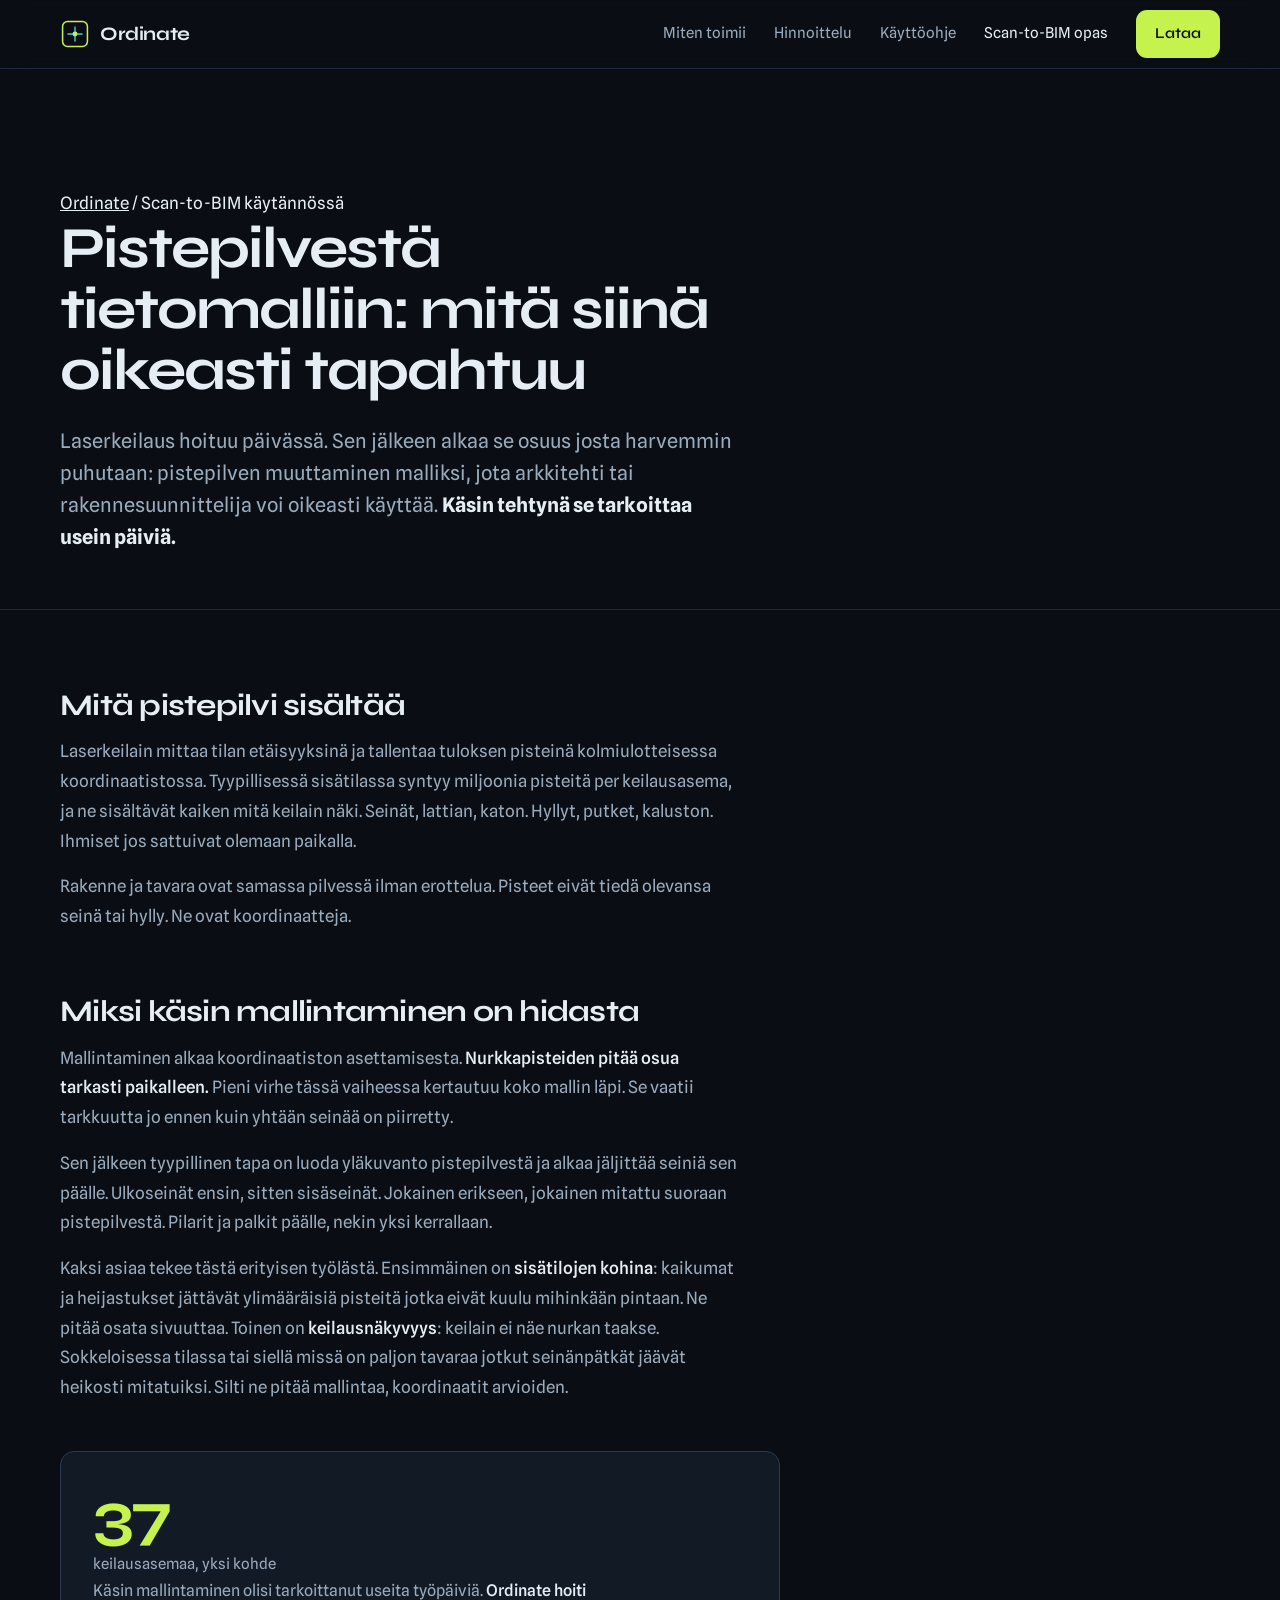
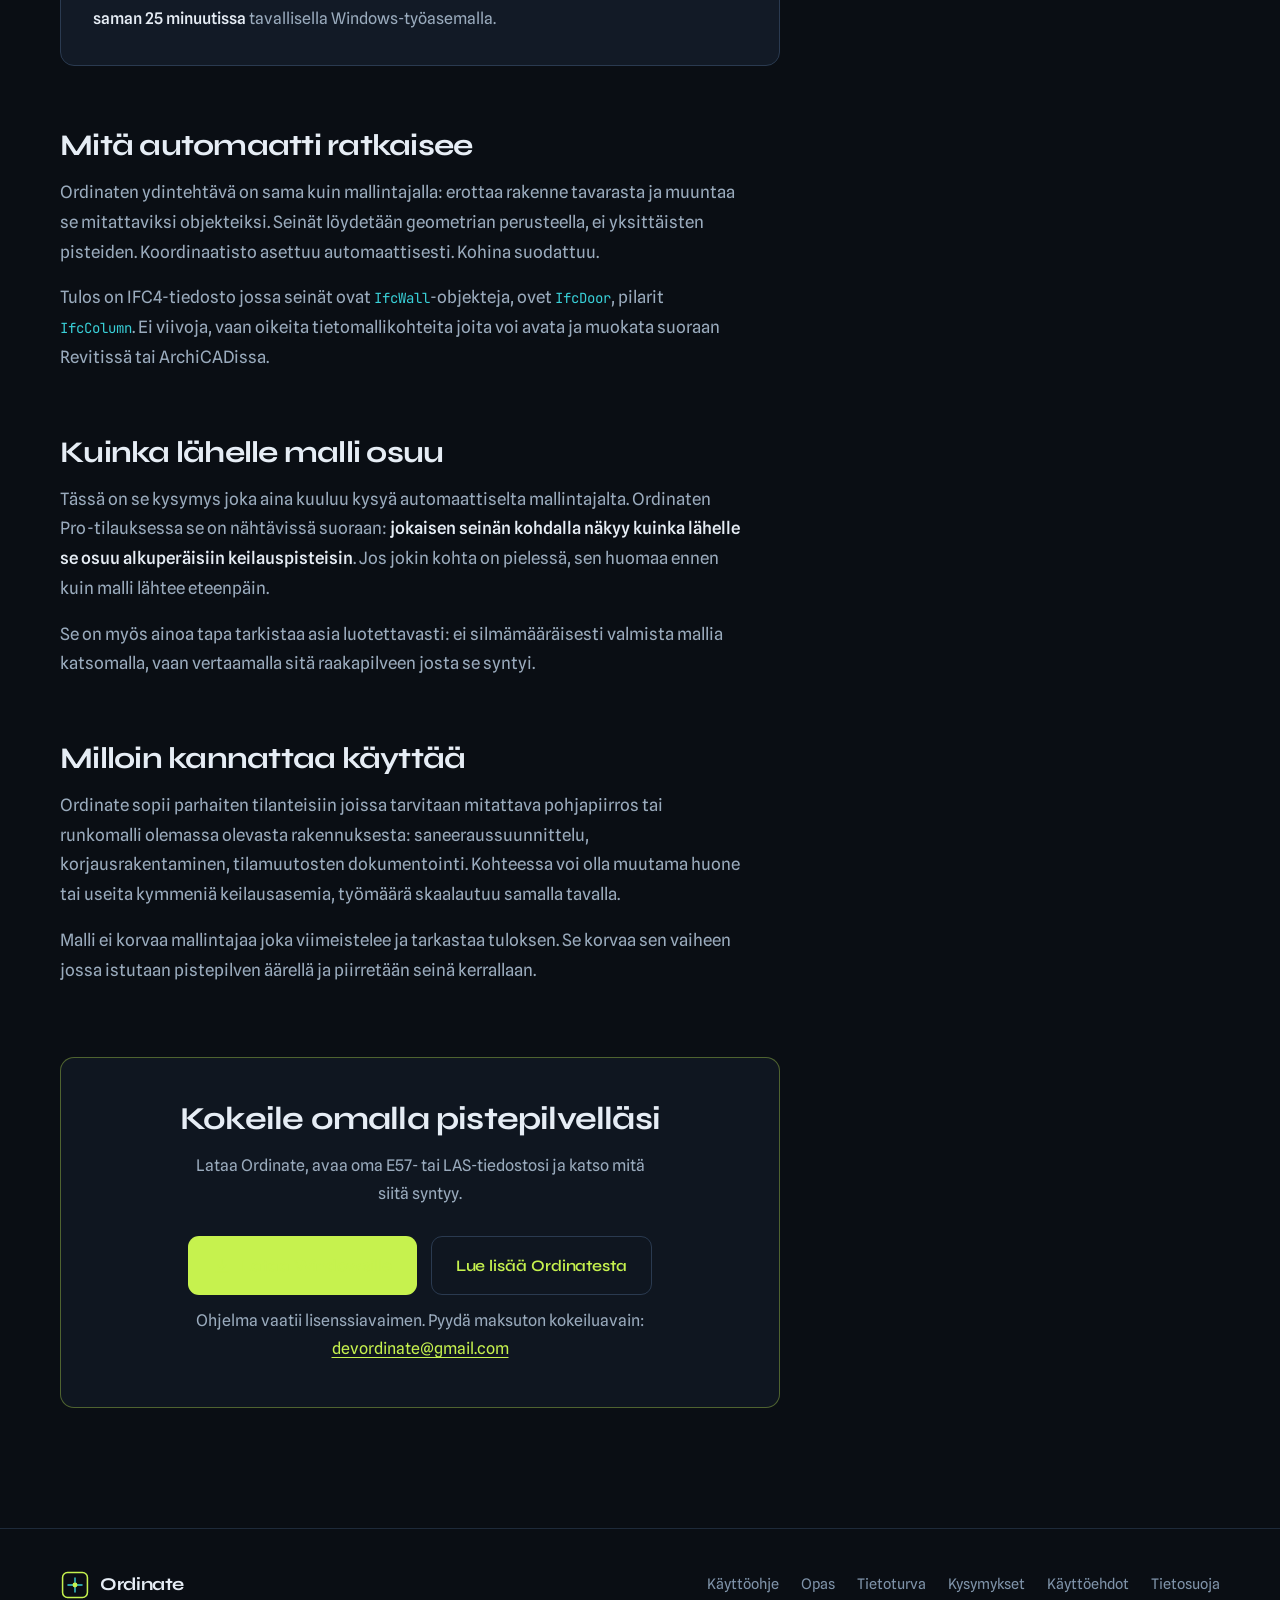
<file: opas.html>
<!DOCTYPE html>
<html lang="fi">
<head>
<meta charset="UTF-8">
<meta name="viewport" content="width=device-width, initial-scale=1.0">
<title>Pistepilvestä tietomalliin: mitä siinä oikeasti tapahtuu · Ordinate</title>
<meta name="description" content="Laserkeilaus hoituu päivässä. Sen jälkeen alkaa se osuus josta harvemmin puhutaan: pistepilven muuttaminen malliksi. Käsin se tarkoittaa usein päiviä. Tässä miksi, ja miten automaatti ratkaisee sen.">
<meta property="og:title" content="Pistepilvestä tietomalliin: mitä siinä oikeasti tapahtuu">
<meta property="og:description" content="Koordinaatit, yläkuvannot, kohinapisteet, pilarit: käsin mallintamisen todellinen työmäärä ja miten Ordinate hoitaa sen automaattisesti.">
<meta property="og:image" content="https://rekolalauri.fi/Ordinate-web/img/after.webp">
<meta property="og:url" content="https://rekolalauri.fi/Ordinate-web/opas.html">
<meta property="og:type" content="article">
<meta name="twitter:card" content="summary_large_image">
<meta name="twitter:image" content="https://rekolalauri.fi/Ordinate-web/img/after.webp">
<link rel="canonical" href="https://rekolalauri.fi/Ordinate-web/opas.html">
<meta name="theme-color" content="#0a0e14">
<link rel="icon" type="image/svg+xml" href="data:image/svg+xml,%3Csvg viewBox='0 0 256 256' xmlns='http://www.w3.org/2000/svg'%3E%3Crect x='22' y='22' width='212' height='212' rx='42' fill='%230a0e14' stroke='%23c6f24e' stroke-width='13'/%3E%3Cline x1='128' y1='68' x2='128' y2='188' stroke='%2339d0d8' stroke-width='12' stroke-linecap='round'/%3E%3Cline x1='68' y1='128' x2='188' y2='128' stroke='%2339d0d8' stroke-width='12' stroke-linecap='round'/%3E%3Ccircle cx='128' cy='128' r='21' fill='%23c6f24e'/%3E%3C/svg%3E">
<link rel="preconnect" href="https://fonts.googleapis.com">
<link rel="preconnect" href="https://fonts.gstatic.com" crossorigin>
<link href="https://fonts.googleapis.com/css2?family=Syne:wght@400;600;700&family=Spline+Sans:wght@400;500;600&family=JetBrains+Mono:wght@500&display=swap" rel="stylesheet">
<link rel="stylesheet" href="css/site.css">
<script type="application/ld+json">
{
  "@context": "https://schema.org",
  "@type": "Article",
  "headline": "Pistepilvestä tietomalliin: mitä siinä oikeasti tapahtuu",
  "description": "Laserkeilaus hoituu päivässä. Sen jälkeen alkaa se osuus josta harvemmin puhutaan: pistepilven muuttaminen malliksi jota arkkitehti voi oikeasti käyttää.",
  "inLanguage": "fi",
  "url": "https://rekolalauri.fi/Ordinate-web/opas.html",
  "image": "https://rekolalauri.fi/Ordinate-web/img/after.webp",
  "author": {
    "@type": "Person",
    "name": "Lauri Rekola",
    "url": "https://rekolalauri.fi/"
  },
  "publisher": {
    "@type": "Organization",
    "name": "Ordinate",
    "url": "https://rekolalauri.fi/Ordinate-web/"
  },
  "datePublished": "2026-11-05"
}
</script>
<style>
.article-hero{padding:clamp(64px,10vw,120px) 0 clamp(32px,5vw,56px);border-bottom:1px solid var(--line)}
.article-hero .kicker{font-family:"JetBrains Mono",monospace;font-size:12px;letter-spacing:.1em;text-transform:uppercase;color:var(--accent-2);margin-bottom:20px}
.article-hero h1{font-size:clamp(32px,5vw,58px);font-weight:700;letter-spacing:-.035em;line-height:1.05;max-width:18ch;text-wrap:balance}
.article-hero .intro{margin-top:24px;font-size:clamp(17px,1.9vw,20px);color:var(--muted);max-width:58ch;line-height:1.6}
.article-hero .intro strong{color:var(--ink)}
.article-body{max-width:720px;padding:clamp(48px,7vw,80px) 0 clamp(80px,10vw,120px)}
.article-body h2{font-family:"Syne",sans-serif;font-size:clamp(22px,2.6vw,30px);font-weight:700;letter-spacing:-.025em;margin-top:clamp(48px,6vw,64px);margin-bottom:16px;color:var(--ink)}
.article-body h2:first-child{margin-top:0}
.article-body p{font-size:17px;line-height:1.75;color:var(--muted);margin-top:16px;max-width:68ch}
.article-body p:first-of-type{margin-top:0}
.article-body p strong{color:var(--ink);font-weight:500}
.article-body a{color:var(--accent);text-underline-offset:3px}
.callout{margin:clamp(32px,5vw,48px) 0;border:1px solid var(--line-2);border-radius:14px;padding:clamp(24px,3vw,32px);background:var(--panel)}
.callout .num{font-family:"Syne",sans-serif;font-size:clamp(40px,6vw,64px);font-weight:700;letter-spacing:-.04em;color:var(--accent);line-height:1}
.callout .num-label{font-size:15px;color:var(--muted);margin-top:4px}
.callout p{font-size:16px;color:var(--muted);margin-top:12px;max-width:52ch}
.callout p strong{color:var(--ink);font-weight:500}
.steps-list{list-style:none;margin-top:24px;border-top:1px solid var(--line)}
.steps-list li{padding:16px 0;border-bottom:1px solid var(--line);font-size:16px;color:var(--muted);display:grid;grid-template-columns:28px minmax(0,1fr);gap:14px;align-items:baseline}
.steps-list li::before{content:counter(step);counter-increment:step;font-family:"Syne",sans-serif;font-weight:700;font-size:14px;color:var(--accent-2)}
.steps-list{counter-reset:step}
.steps-list strong{color:var(--ink);font-weight:500}
.article-cta{margin-top:clamp(48px,7vw,72px);padding:clamp(28px,4vw,44px);border:1px solid rgba(198,242,78,.35);border-radius:14px;background:var(--bg-2);text-align:center}
.article-cta h2{font-size:clamp(22px,2.8vw,32px);font-weight:700;letter-spacing:-.025em;text-wrap:balance}
.article-cta p{color:var(--muted);font-size:16px;margin:12px auto 0;max-width:48ch}
.article-cta .cta{justify-content:center;margin-top:28px}
</style>
</head>
<body>

<a class="skip-link" href="#main">Siirry sisältöön</a>
<nav class="site-nav" aria-label="Päävalikko">
  <div class="wrap">
    <a class="brand" href="index.html" aria-label="Ordinate, etusivu"><svg class="logo" viewBox="0 0 256 256" aria-hidden="true"><rect x="22" y="22" width="212" height="212" rx="42" fill="#0a0e14" stroke="#c6f24e" stroke-width="13"/><line x1="128" y1="68" x2="128" y2="188" stroke="#39d0d8" stroke-width="12" stroke-linecap="round"/><line x1="68" y1="128" x2="188" y2="128" stroke="#39d0d8" stroke-width="12" stroke-linecap="round"/><circle cx="128" cy="128" r="21" fill="#c6f24e"/></svg>Ordinate</a>
    <div class="navlinks" id="navlinks">
      <a href="index.html#miten">Miten toimii</a>
      <a href="index.html#hinnoittelu">Hinnoittelu</a>
      <a href="ohje.html">Käyttöohje</a>
      <a href="opas.html" aria-current="page" style="color:var(--ink)">Scan-to-BIM opas</a>
      <a class="btn btn-primary" href="https://github.com/Mcrauli/Ordinate-web/releases/latest/download/Ordinate-Setup.exe">Lataa</a>
    </div>
    <button class="navtoggle" aria-label="Avaa valikko" aria-expanded="false" aria-controls="navlinks"><svg viewBox="0 0 18 14" fill="none" aria-hidden="true" width="18" height="14"><line x1="0" y1="1" x2="18" y2="1" stroke="currentColor" stroke-width="2" stroke-linecap="round"/><line x1="0" y1="7" x2="18" y2="7" stroke="currentColor" stroke-width="2" stroke-linecap="round"/><line x1="0" y1="13" x2="18" y2="13" stroke="currentColor" stroke-width="2" stroke-linecap="round"/></svg></button>
  </div>
</nav>

<main id="main">
<div class="article-hero">
  <div class="wrap">
    <nav class="breadcrumb" aria-label="Polku"><a href="index.html">Ordinate</a><span aria-hidden="true"> / </span><span aria-current="page">Scan-to-BIM käytännössä</span></nav>
    <h1>Pistepilvestä tietomalliin: mitä siinä oikeasti tapahtuu</h1>
    <p class="intro">Laserkeilaus hoituu päivässä. Sen jälkeen alkaa se osuus josta harvemmin puhutaan: pistepilven muuttaminen malliksi, jota arkkitehti tai rakennesuunnittelija voi oikeasti käyttää. <strong>Käsin tehtynä se tarkoittaa usein päiviä.</strong></p>
  </div>
</div>

<div class="wrap">
<article class="article-body">

<h2>Mitä pistepilvi sisältää</h2>

<p>Laserkeilain mittaa tilan etäisyyksinä ja tallentaa tuloksen pisteinä kolmiulotteisessa koordinaatistossa. Tyypillisessä sisätilassa syntyy miljoonia pisteitä per keilausasema, ja ne sisältävät kaiken mitä keilain näki. Seinät, lattian, katon. Hyllyt, putket, kaluston. Ihmiset jos sattuivat olemaan paikalla.</p>

<p>Rakenne ja tavara ovat samassa pilvessä ilman erottelua. Pisteet eivät tiedä olevansa seinä tai hylly. Ne ovat koordinaatteja.</p>

<h2>Miksi käsin mallintaminen on hidasta</h2>

<p>Mallintaminen alkaa koordinaatiston asettamisesta. <strong>Nurkkapisteiden pitää osua tarkasti paikalleen.</strong> Pieni virhe tässä vaiheessa kertautuu koko mallin läpi. Se vaatii tarkkuutta jo ennen kuin yhtään seinää on piirretty.</p>

<p>Sen jälkeen tyypillinen tapa on luoda yläkuvanto pistepilvestä ja alkaa jäljittää seiniä sen päälle. Ulkoseinät ensin, sitten sisäseinät. Jokainen erikseen, jokainen mitattu suoraan pistepilvestä. Pilarit ja palkit päälle, nekin yksi kerrallaan.</p>

<p>Kaksi asiaa tekee tästä erityisen työlästä. Ensimmäinen on <strong>sisätilojen kohina</strong>: kaikumat ja heijastukset jättävät ylimääräisiä pisteitä jotka eivät kuulu mihinkään pintaan. Ne pitää osata sivuuttaa. Toinen on <strong>keilausnäkyvyys</strong>: keilain ei näe nurkan taakse. Sokkeloisessa tilassa tai siellä missä on paljon tavaraa jotkut seinänpätkät jäävät heikosti mitatuiksi. Silti ne pitää mallintaa, koordinaatit arvioiden.</p>

<div class="callout">
  <div class="num">37</div>
  <div class="num-label">keilausasemaa, yksi kohde</div>
  <p>Käsin mallintaminen olisi tarkoittanut useita työpäiviä. <strong>Ordinate hoiti saman 25 minuutissa</strong> tavallisella Windows-työasemalla.</p>
</div>

<h2>Mitä automaatti ratkaisee</h2>

<p>Ordinaten ydintehtävä on sama kuin mallintajalla: erottaa rakenne tavarasta ja muuntaa se mitattaviksi objekteiksi. Seinät löydetään geometrian perusteella, ei yksittäisten pisteiden. Koordinaatisto asettuu automaattisesti. Kohina suodattuu.</p>

<p>Tulos on IFC4-tiedosto jossa seinät ovat <span style="font-family:'JetBrains Mono',monospace;font-size:14px;color:var(--accent-2)">IfcWall</span>-objekteja, ovet <span style="font-family:'JetBrains Mono',monospace;font-size:14px;color:var(--accent-2)">IfcDoor</span>, pilarit <span style="font-family:'JetBrains Mono',monospace;font-size:14px;color:var(--accent-2)">IfcColumn</span>. Ei viivoja, vaan oikeita tietomallikohteita joita voi avata ja muokata suoraan Revitissä tai ArchiCADissa.</p>

<h2>Kuinka lähelle malli osuu</h2>

<p>Tässä on se kysymys joka aina kuuluu kysyä automaattiselta mallintajalta. Ordinaten Pro-tilauksessa se on nähtävissä suoraan: <strong>jokaisen seinän kohdalla näkyy kuinka lähelle se osuu alkuperäisiin keilauspisteisin</strong>. Jos jokin kohta on pielessä, sen huomaa ennen kuin malli lähtee eteenpäin.</p>

<p>Se on myös ainoa tapa tarkistaa asia luotettavasti: ei silmämääräisesti valmista mallia katsomalla, vaan vertaamalla sitä raakapilveen josta se syntyi.</p>

<h2>Milloin kannattaa käyttää</h2>

<p>Ordinate sopii parhaiten tilanteisiin joissa tarvitaan mitattava pohjapiirros tai runkomalli olemassa olevasta rakennuksesta: saneeraussuunnittelu, korjausrakentaminen, tilamuutosten dokumentointi. Kohteessa voi olla muutama huone tai useita kymmeniä keilausasemia, työmäärä skaalautuu samalla tavalla.</p>

<p>Malli ei korvaa mallintajaa joka viimeistelee ja tarkastaa tuloksen. Se korvaa sen vaiheen jossa istutaan pistepilven äärellä ja piirretään seinä kerrallaan.</p>

<div class="article-cta">
  <h2>Kokeile omalla pistepilvelläsi</h2>
  <p>Lataa Ordinate, avaa oma E57- tai LAS-tiedostosi ja katso mitä siitä syntyy.</p>
  <div class="cta">
    <a class="btn btn-primary" href="https://github.com/Mcrauli/Ordinate-web/releases/latest/download/Ordinate-Setup.exe"><svg viewBox="0 0 24 24" fill="none" stroke="currentColor" stroke-width="2.2" stroke-linecap="round" stroke-linejoin="round" aria-hidden="true"><path d="M12 4v11m0 0 4.5-4.5M12 15l-4.5-4.5M5 20h14"/></svg>Lataa Windowsille</a>
    <a class="btn btn-ghost" href="index.html">Lue lisää Ordinatesta</a>
  </div>
  <p class="cta-note">Ohjelma vaatii lisenssiavaimen. Pyydä maksuton kokeiluavain: <a href="mailto:devordinate@gmail.com?subject=Ordinate-kokeiluavain">devordinate@gmail.com</a></p>
</div>

</article>
</div>
</main>

<footer>
  <div class="wrap">
    <a class="brand" href="index.html"><svg class="logo" viewBox="0 0 256 256" aria-hidden="true" width="22" height="22"><rect x="22" y="22" width="212" height="212" rx="42" fill="#0a0e14" stroke="#c6f24e" stroke-width="13"/><line x1="128" y1="68" x2="128" y2="188" stroke="#39d0d8" stroke-width="12" stroke-linecap="round"/><line x1="68" y1="128" x2="188" y2="128" stroke="#39d0d8" stroke-width="12" stroke-linecap="round"/><circle cx="128" cy="128" r="21" fill="#c6f24e"/></svg>Ordinate</a>
    <nav class="links" aria-label="Alatunniste">
      <a href="ohje.html">Käyttöohje</a>
      <a href="opas.html">Opas</a>
      <a href="tietoturva.html">Tietoturva</a>
      <a href="index.html#kysymykset">Kysymykset</a>
      <a href="kayttoehdot.html">Käyttöehdot</a>
      <a href="tietosuoja.html">Tietosuoja</a>
    </nav>
  </div>
</footer>

<script>
document.querySelector('.navtoggle').addEventListener('click', function() {
  const links = document.getElementById('navlinks');
  const open = links.classList.toggle('open');
  this.setAttribute('aria-expanded', open);
  this.setAttribute('aria-label', open ? 'Sulje valikko' : 'Avaa valikko');
});
document.querySelectorAll('#navlinks a').forEach(a => {
  a.addEventListener('click', () => {
    document.getElementById('navlinks').classList.remove('open');
    document.querySelector('.navtoggle').setAttribute('aria-expanded', 'false');
  });
});
</script>
</body>
</html>
</file>
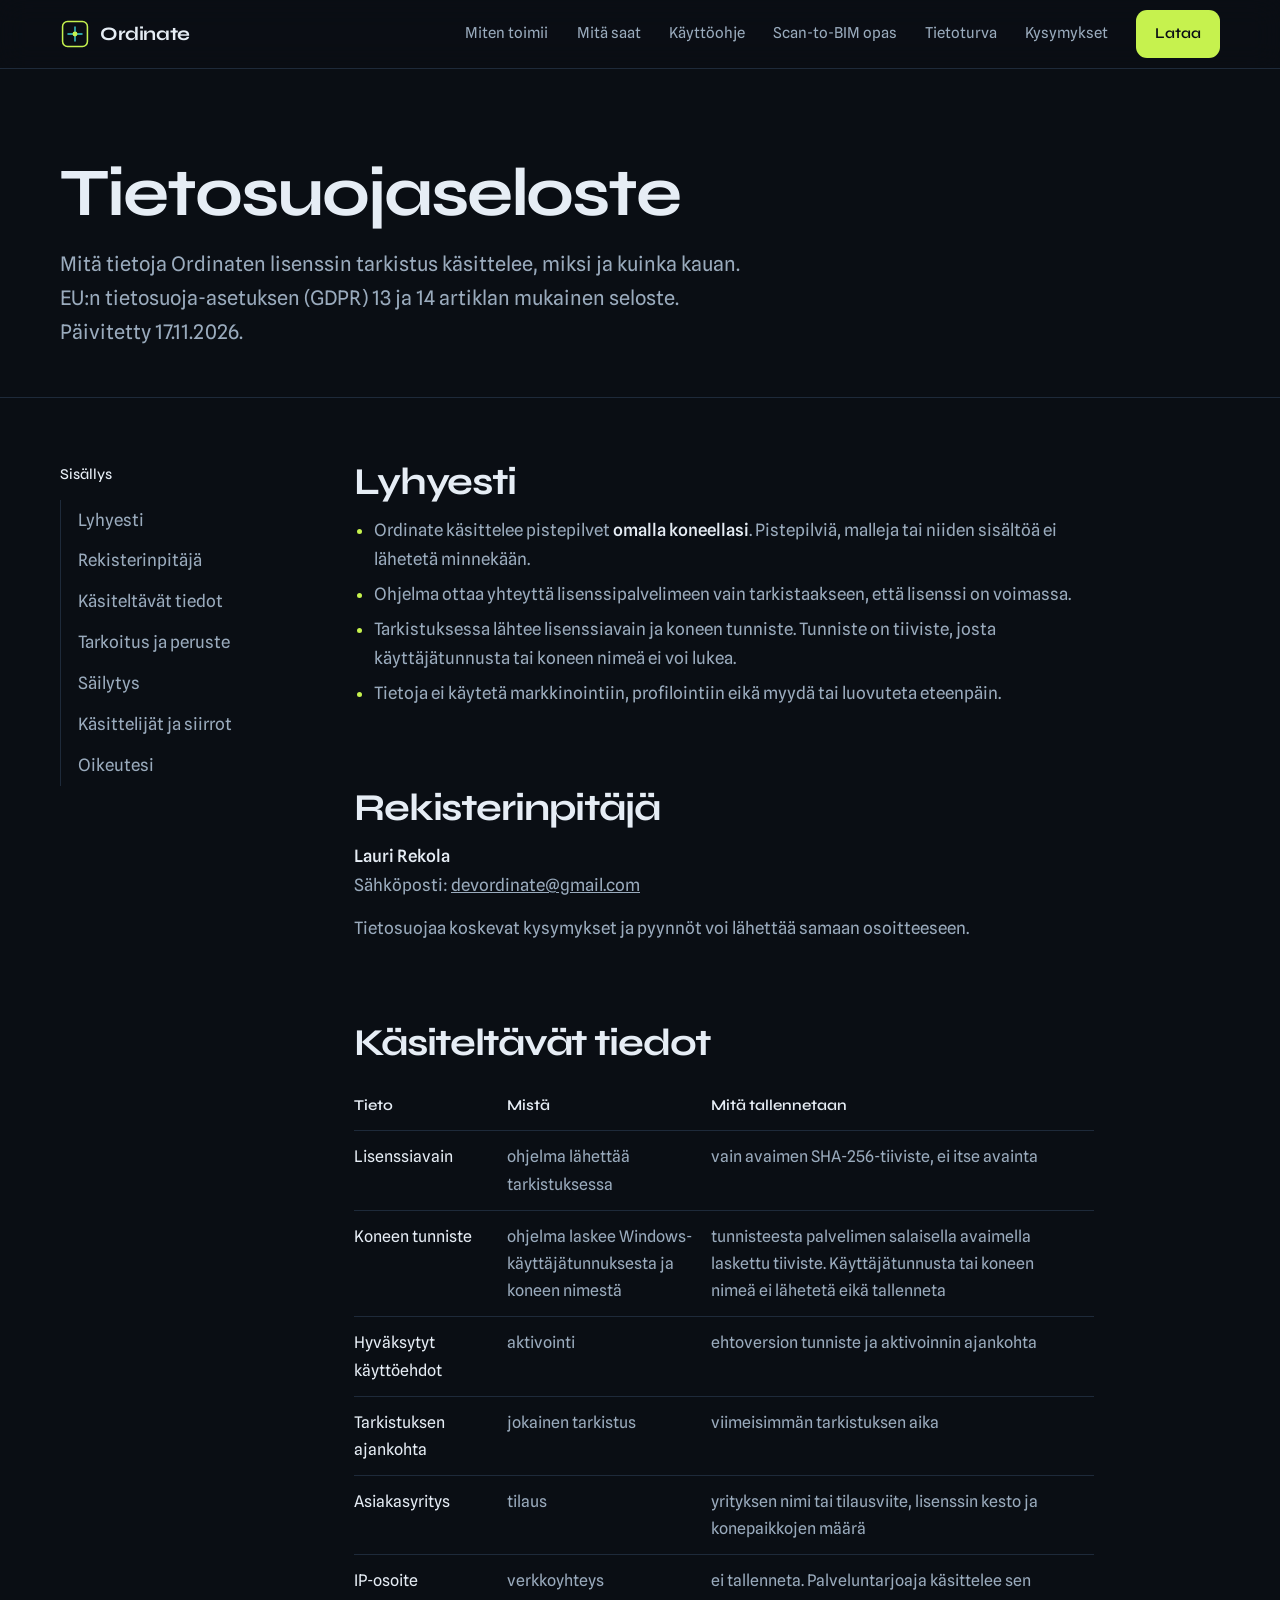
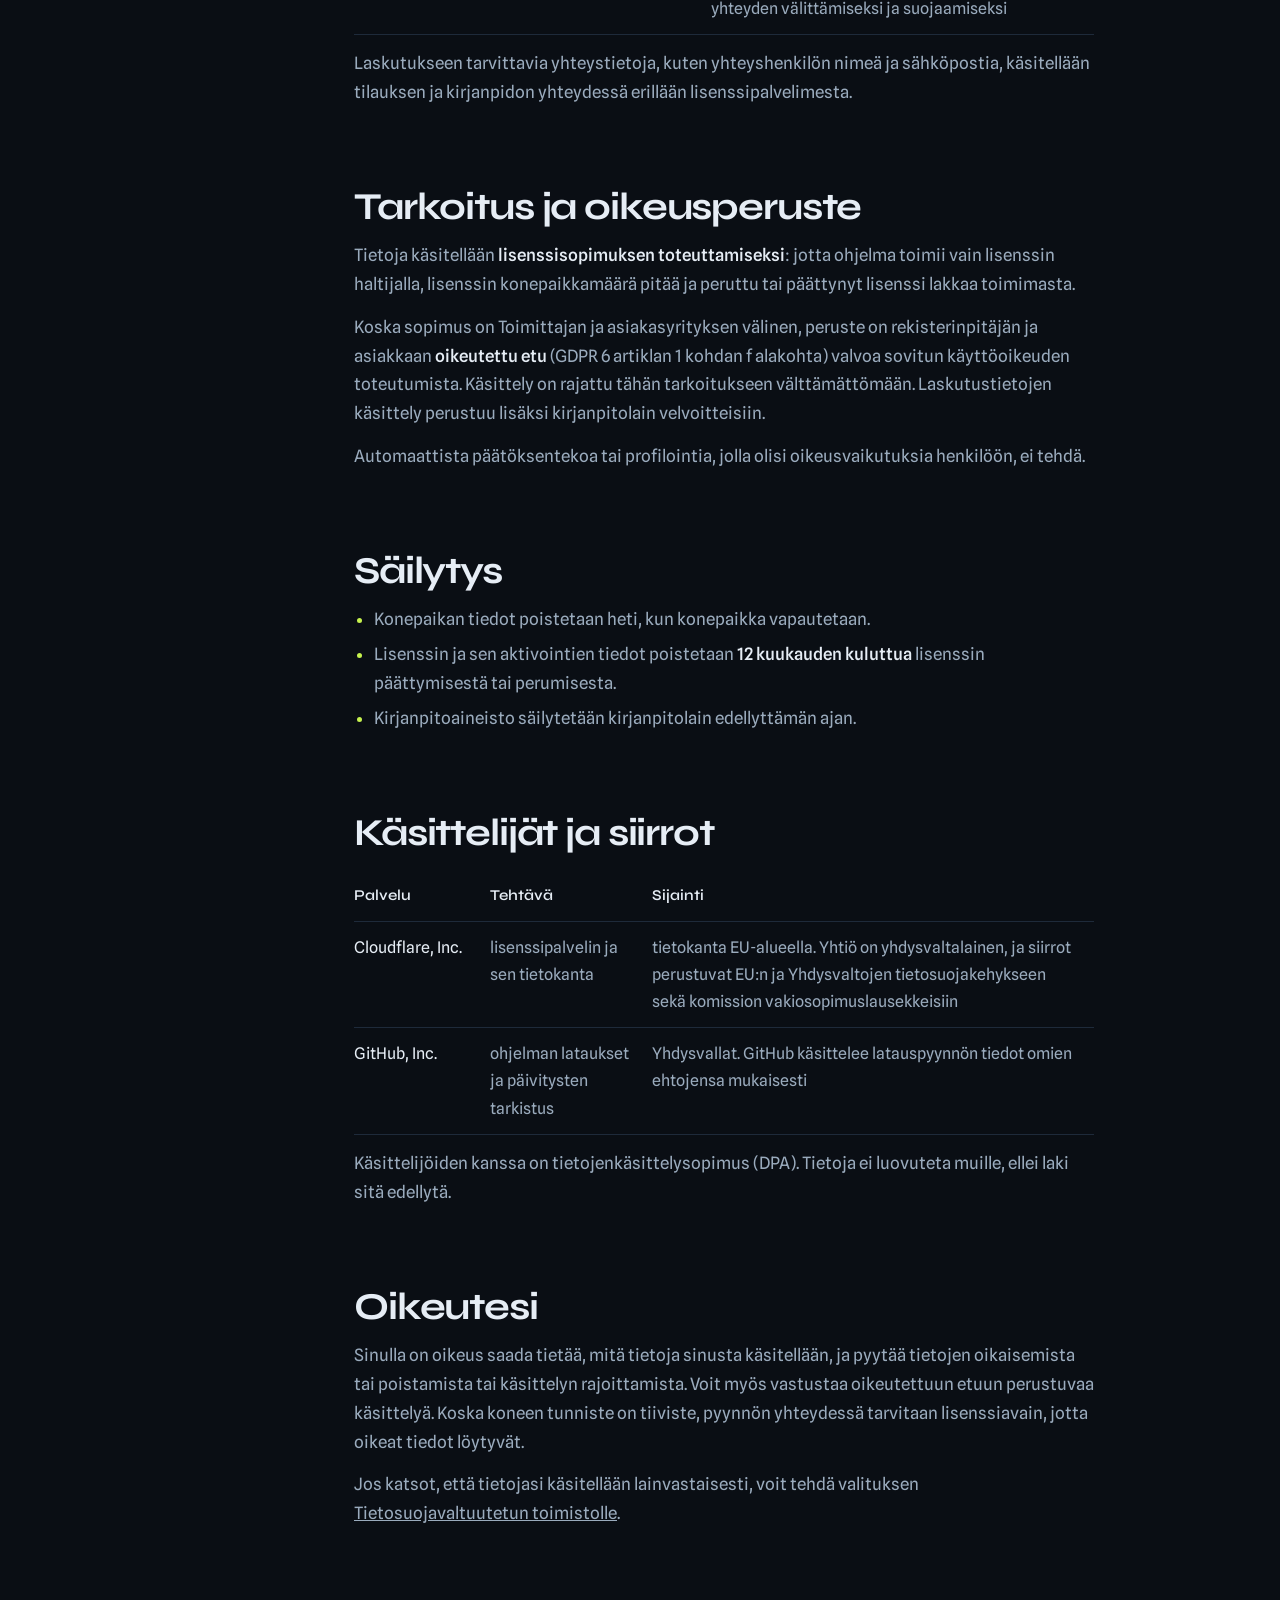
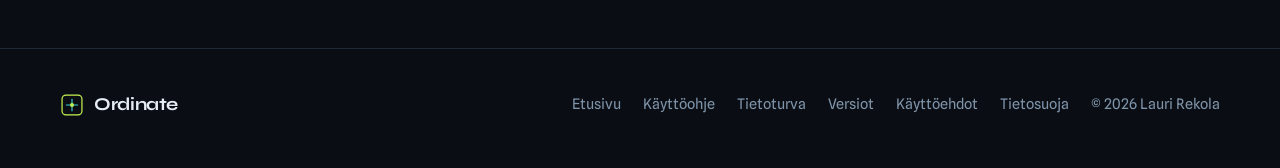
<file: tietosuoja.html>
<!DOCTYPE html>
<html lang="fi">
<head>
<meta charset="UTF-8">
<meta name="viewport" content="width=device-width, initial-scale=1.0">
<title>Tietosuojaseloste · Ordinate</title>
<meta name="description" content="Mitä tietoja Ordinaten lisenssin tarkistus käsittelee, miksi, kuinka kauan ja mitkä oikeutesi ovat.">
<link rel="canonical" href="https://rekolalauri.fi/Ordinate-web/tietosuoja.html">
<meta name="theme-color" content="#0a0e14">
<link rel="icon" type="image/svg+xml" href="data:image/svg+xml,%3Csvg viewBox='0 0 256 256' xmlns='http://www.w3.org/2000/svg'%3E%3Crect x='22' y='22' width='212' height='212' rx='42' fill='%230a0e14' stroke='%23c6f24e' stroke-width='13'/%3E%3Cline x1='128' y1='68' x2='128' y2='188' stroke='%2339d0d8' stroke-width='12' stroke-linecap='round'/%3E%3Cline x1='68' y1='128' x2='188' y2='128' stroke='%2339d0d8' stroke-width='12' stroke-linecap='round'/%3E%3Ccircle cx='128' cy='128' r='21' fill='%23c6f24e'/%3E%3C/svg%3E">
<link rel="preconnect" href="https://fonts.googleapis.com">
<link rel="preconnect" href="https://fonts.gstatic.com" crossorigin>
<link href="https://fonts.googleapis.com/css2?family=Syne:wght@400;600;700&family=Spline+Sans:wght@400;500;600&family=JetBrains+Mono:wght@500&display=swap" rel="stylesheet">
<link rel="stylesheet" href="css/site.css">
<style>
.doc-head{padding:clamp(48px,7vw,88px) 0 clamp(32px,4vw,48px);border-bottom:1px solid var(--line)}
.doc-head h1{font-size:clamp(40px,6vw,68px);font-weight:700;letter-spacing:-.03em}
.doc-head p{margin-top:18px;color:var(--muted);font-size:clamp(18px,2vw,20px);max-width:62ch}
.doc{display:grid;grid-template-columns:230px minmax(0,1fr);gap:clamp(32px,5vw,72px);padding-top:clamp(40px,5vw,64px);padding-bottom:clamp(80px,10vw,120px)}
.toc{position:sticky;top:96px;align-self:start;font-size:15px}
.toc b{display:block;font-family:"Syne";font-weight:600;font-size:15px;margin-bottom:12px;color:var(--ink)}
.toc ol{list-style:none;border-left:1px solid var(--line)}
.toc a{display:block;padding:6px 0 6px 16px;margin-left:-1px;border-left:2px solid transparent;color:var(--muted);text-decoration:none;transition:color .2s,border-color .2s}
.toc a:hover{color:var(--ink)}
.toc a.on{color:var(--accent);border-left-color:var(--accent)}
.doc article{max-width:74ch;min-width:0}
.doc h2{font-size:clamp(28px,3.4vw,38px);font-weight:700;margin-top:clamp(56px,7vw,80px);scroll-margin-top:96px}
.doc h2:first-child{margin-top:0}
.doc h3{font-size:21px;font-weight:600;letter-spacing:-.01em;margin-top:32px}
.doc p,.doc li{color:var(--muted);font-size:17px}
.doc p{margin-top:14px}
.doc strong,.doc b{color:var(--ink);font-weight:500}
.doc ol.num{list-style:none;counter-reset:n;margin-top:18px}
.doc ol.num>li{counter-increment:n;position:relative;padding:14px 0 14px 46px;border-top:1px solid var(--line)}
.doc ol.num>li:last-child{border-bottom:1px solid var(--line)}
.doc ol.num>li::before{content:counter(n);position:absolute;left:0;top:12px;width:30px;height:30px;border-radius:50%;display:grid;place-items:center;font-family:"Syne";font-weight:700;font-size:15px;color:var(--bg);background:var(--accent)}
.doc ul.dots{margin-top:14px;padding-left:20px}
.doc ul.dots li{margin-top:6px}
.doc ul.dots li::marker{color:var(--accent)}
.ui{font-family:"Spline Sans";font-weight:600;color:var(--ink);background:var(--panel);border:1px solid var(--line-2);border-radius:8px;padding:2px 8px;font-size:.92em;white-space:nowrap}
.file{font-family:"JetBrains Mono",monospace;font-size:.86em;color:var(--accent-2)}
.note{margin-top:20px;border:1px solid var(--line-2);background:var(--panel);border-radius:11px;padding:16px 18px;font-size:16px;color:var(--muted)}
.note b{color:var(--ink)}
.set{margin-top:20px;border-top:1px solid var(--line)}
.set>div{display:grid;grid-template-columns:minmax(0,190px) minmax(0,1fr);gap:8px 24px;padding:18px 0;border-bottom:1px solid var(--line)}
.set dt{font-family:"Syne";font-weight:600;color:var(--ink);font-size:17px}
.set dd{color:var(--muted);font-size:16.5px}
.set dd .rec{display:block;margin-top:6px;color:var(--ink);font-size:15.5px}
.set dd .rec::before{content:"Suositus: ";color:var(--accent);font-weight:600}
@media(max-width:900px){.doc{grid-template-columns:1fr}.toc{position:static;display:none}}
@media(max-width:560px){.set>div{grid-template-columns:1fr}}
</style>
<style>
.doc table{width:100%;border-collapse:collapse;margin-top:18px;font-size:16px}
.doc th,.doc td{text-align:left;vertical-align:top;padding:12px 14px 12px 0;border-bottom:1px solid var(--line);color:var(--muted)}
.doc th{color:var(--ink);font-family:"Syne";font-weight:600;font-size:15px}
.doc td:first-child{color:var(--ink)}
.doc td{overflow-wrap:anywhere}
.doc pre{margin-top:16px;background:var(--panel);border:1px solid var(--line-2);border-radius:11px;padding:14px 16px;overflow-x:auto}
.doc pre code{font-family:"JetBrains Mono",monospace;font-size:14px;color:var(--accent-2);white-space:pre}
.doc code{font-family:"JetBrains Mono",monospace;font-size:.86em;color:var(--accent-2)}
@media(max-width:560px){.doc table{font-size:15px}.doc th,.doc td{padding-right:8px}}
</style>
<style>.doc td:first-child{overflow-wrap:normal;hyphens:auto;min-width:8.5em}@media(max-width:560px){.doc thead{display:none}.doc table,.doc tbody,.doc tr,.doc td{display:block;width:100%}.doc tr{padding:12px 0;border-bottom:1px solid var(--line)}.doc td{border:0;padding:2px 0}.doc td:first-child{font-weight:600;min-width:0}}@media(max-width:480px){.doc-head h1{font-size:32px}}</style>
</head>
<body>

<a class="skip-link" href="#main">Siirry sisältöön</a>
<nav class="site-nav" aria-label="Päävalikko">
  <div class="wrap">
    <a class="brand" href="index.html" aria-label="Ordinate, etusivu"><svg class="logo" viewBox="0 0 256 256" aria-hidden="true"><rect x="22" y="22" width="212" height="212" rx="42" fill="#0a0e14" stroke="#c6f24e" stroke-width="13"/><line x1="128" y1="68" x2="128" y2="188" stroke="#39d0d8" stroke-width="12" stroke-linecap="round"/><line x1="68" y1="128" x2="188" y2="128" stroke="#39d0d8" stroke-width="12" stroke-linecap="round"/><circle cx="128" cy="128" r="21" fill="#c6f24e"/></svg>Ordinate</a>
    <div class="navlinks" id="navlinks">
      <a href="index.html#miten">Miten toimii</a>
      <a href="index.html#saat">Mitä saat</a>
      <a href="ohje.html">Käyttöohje</a>
      <a href="opas.html">Scan-to-BIM opas</a>
      <a href="tietoturva.html">Tietoturva</a>
      <a href="index.html#kysymykset">Kysymykset</a>
      <a class="btn btn-primary" href="https://github.com/Mcrauli/Ordinate-web/releases/latest/download/Ordinate-Setup.exe">Lataa</a>
    </div>
    <button class="navtoggle" aria-label="Avaa valikko" aria-expanded="false" aria-controls="navlinks">☰</button>
  </div>
</nav>

<main id="main">
<header class="doc-head">
  <div class="wrap">
    <h1>Tietosuojaseloste</h1>
    <p>Mitä tietoja Ordinaten lisenssin tarkistus käsittelee, miksi ja kuinka kauan. EU:n tietosuoja-asetuksen (GDPR) 13 ja 14 artiklan mukainen seloste. Päivitetty 17.11.2026.</p>
  </div>
</header>

<div class="wrap doc">
  <aside class="toc" aria-label="Sisällys">
    <b>Sisällys</b>
    <ol>
      <li><a href="#lyhyesti">Lyhyesti</a></li>
      <li><a href="#rekisterinpitaja">Rekisterinpitäjä</a></li>
      <li><a href="#tiedot">Käsiteltävät tiedot</a></li>
      <li><a href="#peruste">Tarkoitus ja peruste</a></li>
      <li><a href="#sailytys">Säilytys</a></li>
      <li><a href="#kasittelijat">Käsittelijät ja siirrot</a></li>
      <li><a href="#oikeudet">Oikeutesi</a></li>
    </ol>
  </aside>

  <article>
    <h2 id="lyhyesti">Lyhyesti</h2>
    <ul class="dots">
      <li>Ordinate käsittelee pistepilvet <b>omalla koneellasi</b>. Pistepilviä, malleja tai niiden sisältöä ei lähetetä minnekään.</li>
      <li>Ohjelma ottaa yhteyttä lisenssipalvelimeen vain tarkistaakseen, että lisenssi on voimassa.</li>
      <li>Tarkistuksessa lähtee lisenssiavain ja koneen tunniste. Tunniste on tiiviste, josta käyttäjätunnusta tai koneen nimeä ei voi lukea.</li>
      <li>Tietoja ei käytetä markkinointiin, profilointiin eikä myydä tai luovuteta eteenpäin.</li>
    </ul>

    <h2 id="rekisterinpitaja">Rekisterinpitäjä</h2>
    <p><b>Lauri Rekola</b><br>Sähköposti: <a href="mailto:devordinate@gmail.com">devordinate@gmail.com</a></p>
    <p>Tietosuojaa koskevat kysymykset ja pyynnöt voi lähettää samaan osoitteeseen.</p>

    <h2 id="tiedot">Käsiteltävät tiedot</h2>
    <table>
      <thead><tr><th>Tieto</th><th>Mistä</th><th>Mitä tallennetaan</th></tr></thead>
      <tbody>
        <tr><td>Lisenssiavain</td><td>ohjelma lähettää tarkistuksessa</td><td>vain avaimen SHA-256-tiiviste, ei itse avainta</td></tr>
        <tr><td>Koneen tunniste</td><td>ohjelma laskee Windows-käyttäjätunnuksesta ja koneen nimestä</td><td>tunnisteesta palvelimen salaisella avaimella laskettu tiiviste. Käyttäjätunnusta tai koneen nimeä ei lähetetä eikä tallenneta</td></tr>
        <tr><td>Hyväksytyt käyttöehdot</td><td>aktivointi</td><td>ehtoversion tunniste ja aktivoinnin ajankohta</td></tr>
        <tr><td>Tarkistuksen ajankohta</td><td>jokainen tarkistus</td><td>viimeisimmän tarkistuksen aika</td></tr>
        <tr><td>Asiakasyritys</td><td>tilaus</td><td>yrityksen nimi tai tilausviite, lisenssin kesto ja konepaikkojen määrä</td></tr>
        <tr><td>IP-osoite</td><td>verkkoyhteys</td><td>ei tallenneta. Palveluntarjoaja käsittelee sen yhteyden välittämiseksi ja suojaamiseksi</td></tr>
      </tbody>
    </table>
    <p>Laskutukseen tarvittavia yhteystietoja, kuten yhteyshenkilön nimeä ja sähköpostia, käsitellään tilauksen ja kirjanpidon yhteydessä erillään lisenssipalvelimesta.</p>

    <h2 id="peruste">Tarkoitus ja oikeusperuste</h2>
    <p>Tietoja käsitellään <b>lisenssisopimuksen toteuttamiseksi</b>: jotta ohjelma toimii vain lisenssin haltijalla, lisenssin konepaikkamäärä pitää ja peruttu tai päättynyt lisenssi lakkaa toimimasta.</p>
    <p>Koska sopimus on Toimittajan ja asiakasyrityksen välinen, peruste on rekisterinpitäjän ja asiakkaan <b>oikeutettu etu</b> (GDPR 6 artiklan 1 kohdan f alakohta) valvoa sovitun käyttöoikeuden toteutumista. Käsittely on rajattu tähän tarkoitukseen välttämättömään. Laskutustietojen käsittely perustuu lisäksi kirjanpitolain velvoitteisiin.</p>
    <p>Automaattista päätöksentekoa tai profilointia, jolla olisi oikeusvaikutuksia henkilöön, ei tehdä.</p>

    <h2 id="sailytys">Säilytys</h2>
    <ul class="dots">
      <li>Konepaikan tiedot poistetaan heti, kun konepaikka vapautetaan.</li>
      <li>Lisenssin ja sen aktivointien tiedot poistetaan <b>12 kuukauden kuluttua</b> lisenssin päättymisestä tai perumisesta.</li>
      <li>Kirjanpitoaineisto säilytetään kirjanpitolain edellyttämän ajan.</li>
    </ul>

    <h2 id="kasittelijat">Käsittelijät ja siirrot</h2>
    <table>
      <thead><tr><th>Palvelu</th><th>Tehtävä</th><th>Sijainti</th></tr></thead>
      <tbody>
        <tr><td>Cloudflare, Inc.</td><td>lisenssipalvelin ja sen tietokanta</td><td>tietokanta EU-alueella. Yhtiö on yhdysvaltalainen, ja siirrot perustuvat EU:n ja Yhdysvaltojen tietosuojakehykseen sekä komission vakiosopimuslausekkeisiin</td></tr>
        <tr><td>GitHub, Inc.</td><td>ohjelman lataukset ja päivitysten tarkistus</td><td>Yhdysvallat. GitHub käsittelee latauspyynnön tiedot omien ehtojensa mukaisesti</td></tr>
      </tbody>
    </table>
    <p>Käsittelijöiden kanssa on tietojenkäsittelysopimus (DPA). Tietoja ei luovuteta muille, ellei laki sitä edellytä.</p>

    <h2 id="oikeudet">Oikeutesi</h2>
    <p>Sinulla on oikeus saada tietää, mitä tietoja sinusta käsitellään, ja pyytää tietojen oikaisemista tai poistamista tai käsittelyn rajoittamista. Voit myös vastustaa oikeutettuun etuun perustuvaa käsittelyä. Koska koneen tunniste on tiiviste, pyynnön yhteydessä tarvitaan lisenssiavain, jotta oikeat tiedot löytyvät.</p>
    <p>Jos katsot, että tietojasi käsitellään lainvastaisesti, voit tehdä valituksen <a href="https://tietosuoja.fi">Tietosuojavaltuutetun toimistolle</a>.</p>
  </article>
</div>
</main>

<footer>
  <div class="wrap">
    <a class="brand" href="index.html"><svg class="logo" style="width:24px;height:24px" viewBox="0 0 256 256" aria-hidden="true"><rect x="22" y="22" width="212" height="212" rx="42" fill="#0a0e14" stroke="#c6f24e" stroke-width="13"/><line x1="128" y1="68" x2="128" y2="188" stroke="#39d0d8" stroke-width="12" stroke-linecap="round"/><line x1="68" y1="128" x2="188" y2="128" stroke="#39d0d8" stroke-width="12" stroke-linecap="round"/><circle cx="128" cy="128" r="21" fill="#c6f24e"/></svg>Ordinate</a>
    <div class="links"><a href="index.html">Etusivu</a><a href="ohje.html">Käyttöohje</a><a href="tietoturva.html">Tietoturva</a><a href="https://github.com/Mcrauli/Ordinate-web/releases">Versiot</a><a href="kayttoehdot.html">Käyttöehdot</a><a href="tietosuoja.html">Tietosuoja</a><span>© 2026 Lauri Rekola</span></div>
  </div>
</footer>

<script>
const tog = document.querySelector('.navtoggle'), links = document.getElementById('navlinks');
tog.addEventListener('click', () => { const o = links.classList.toggle('open'); tog.setAttribute('aria-expanded', o); });
const tocLinks = [...document.querySelectorAll('.toc a')];
const secs = tocLinks.map(a => document.querySelector(a.getAttribute('href')));
const spy = new IntersectionObserver(es => es.forEach(e => {
  if (e.isIntersecting) tocLinks.forEach(a => a.classList.toggle('on', a.getAttribute('href') === '#' + e.target.id));
}), {rootMargin: '-20% 0px -70% 0px'});
secs.forEach(s => s && spy.observe(s));
</script>
</body>
</html>
</file>
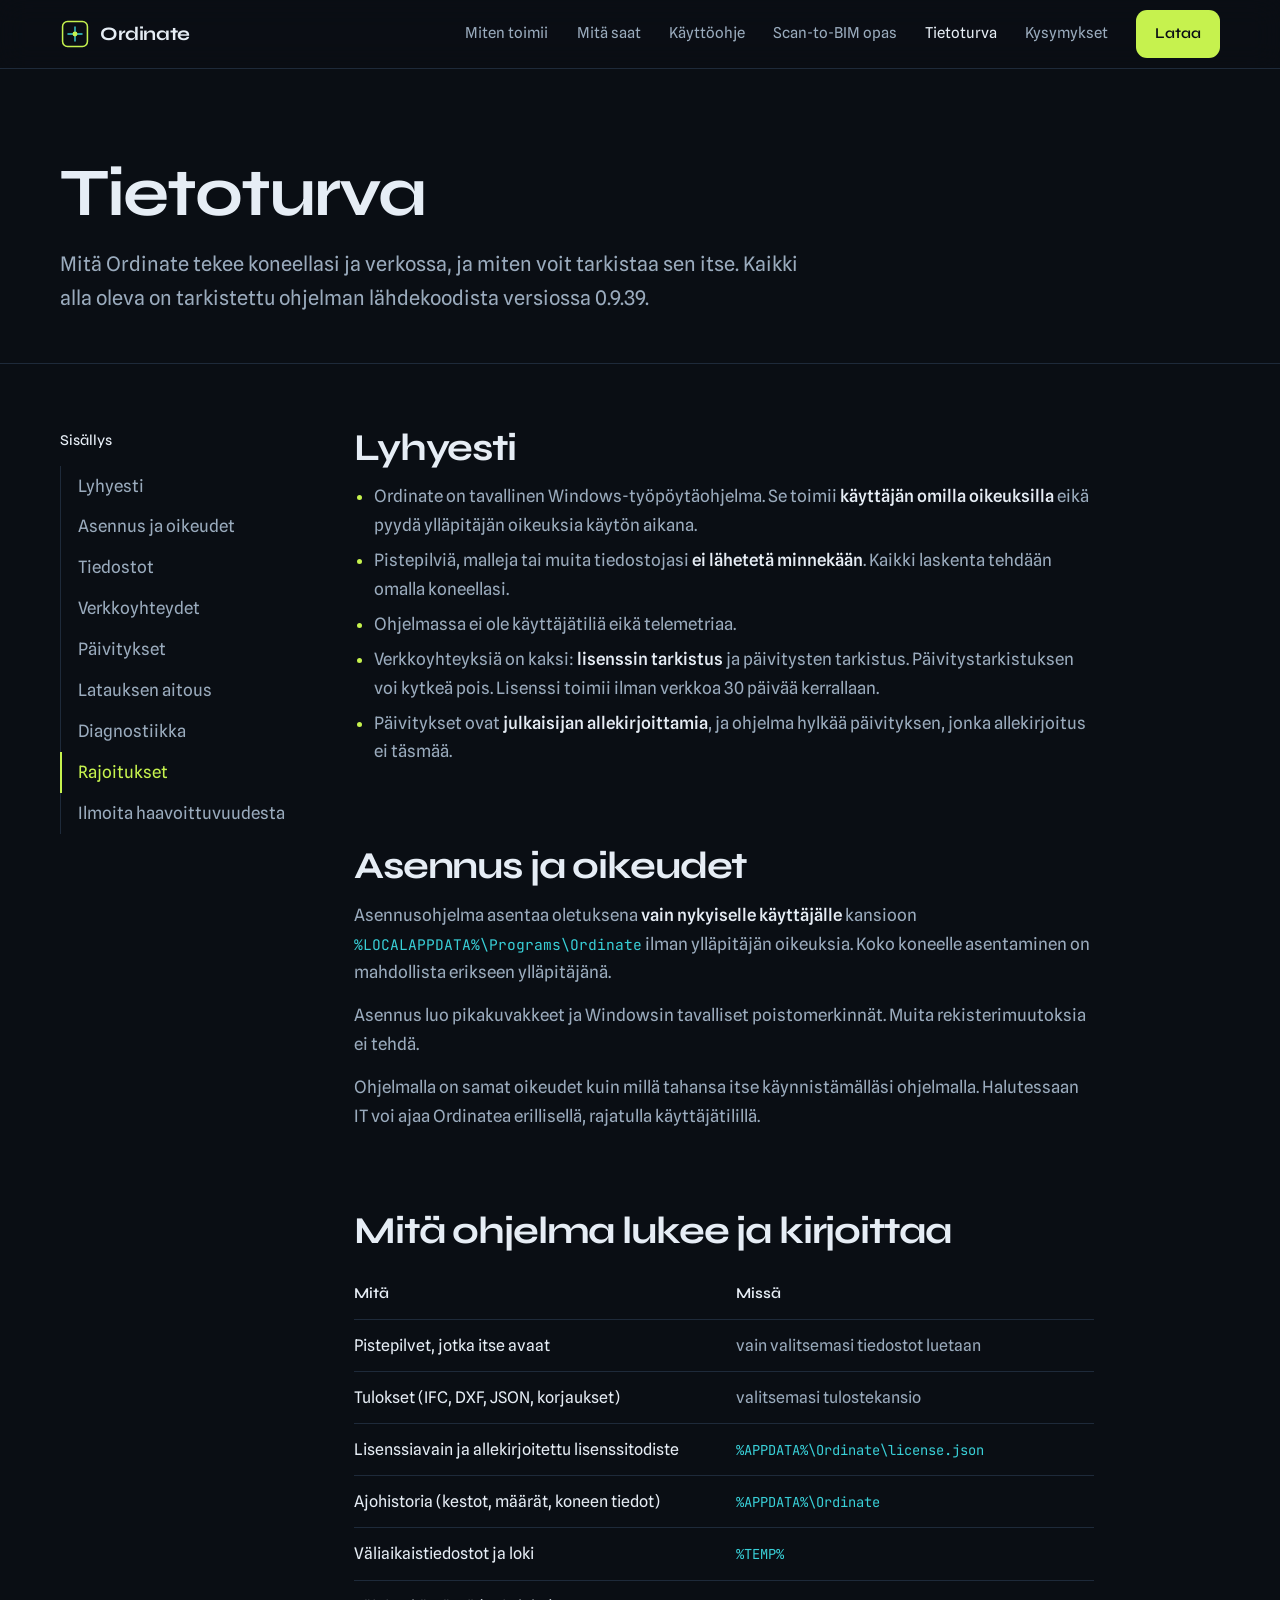
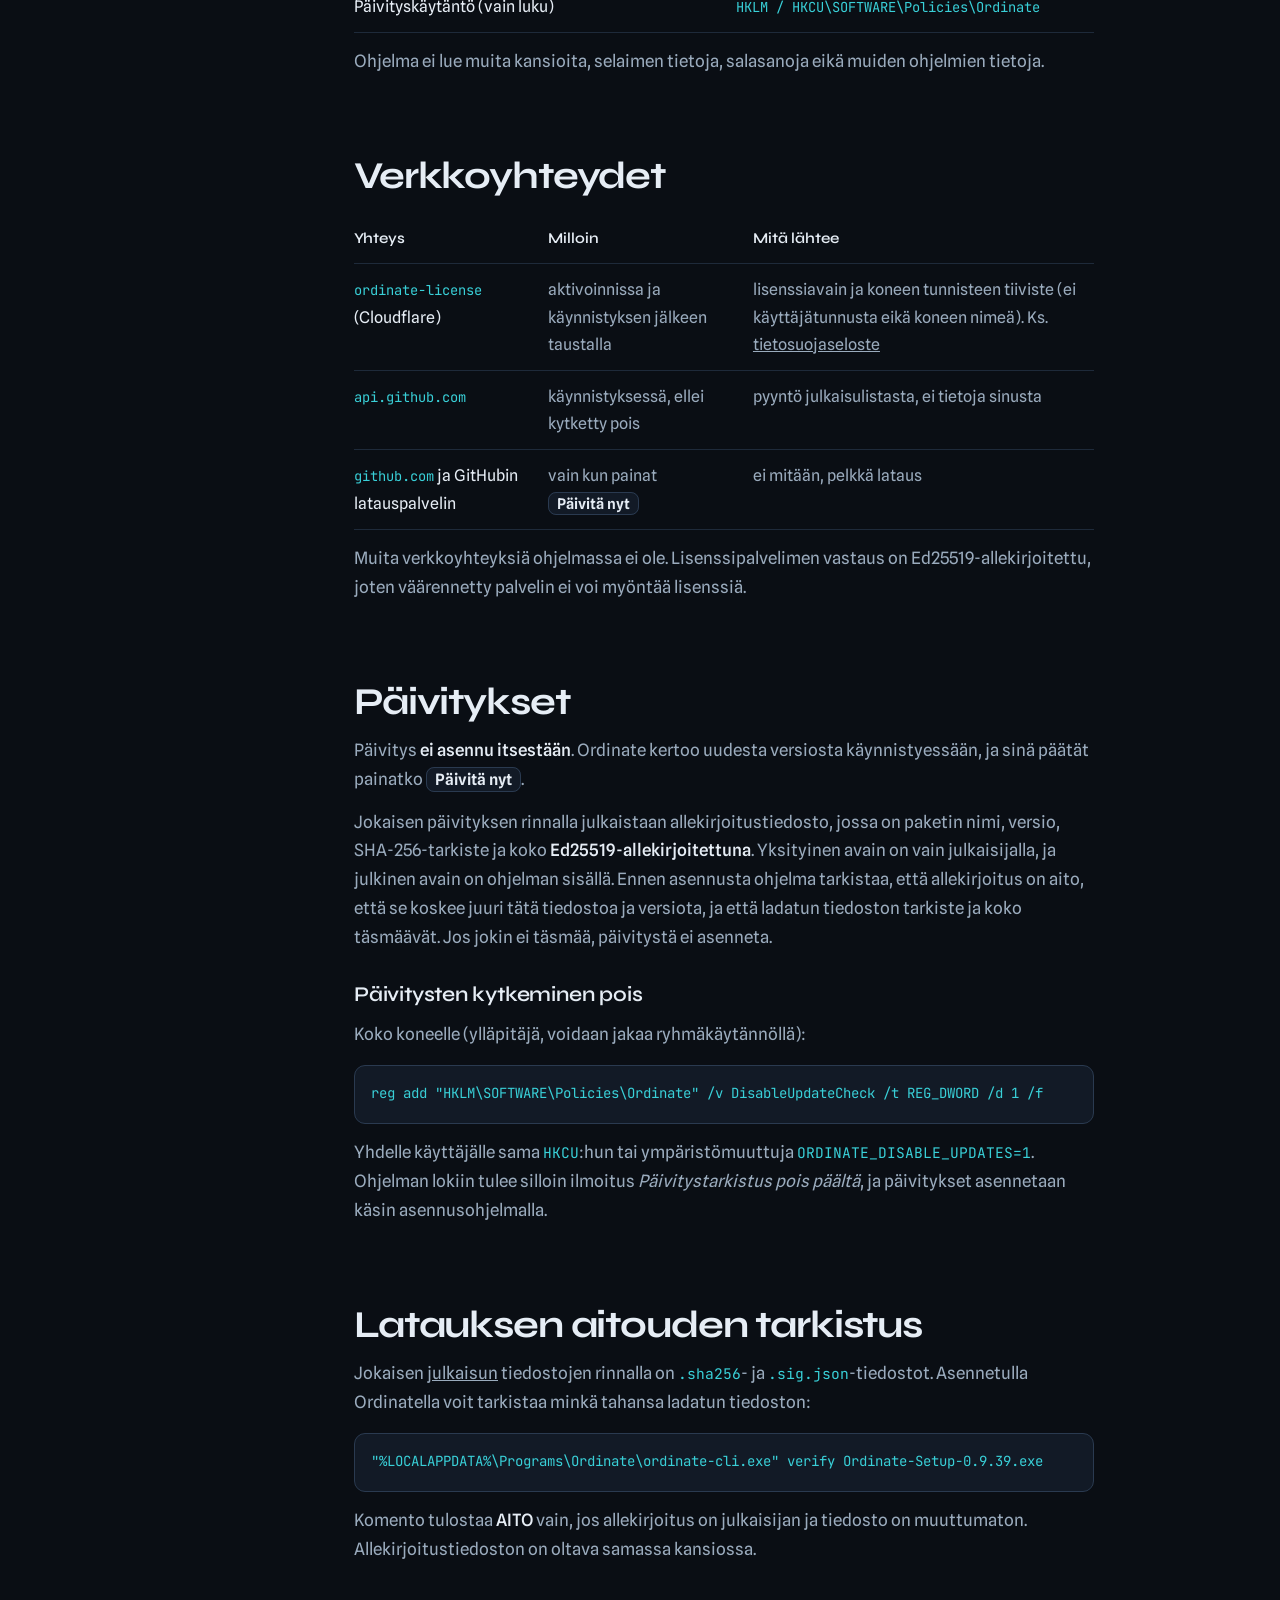
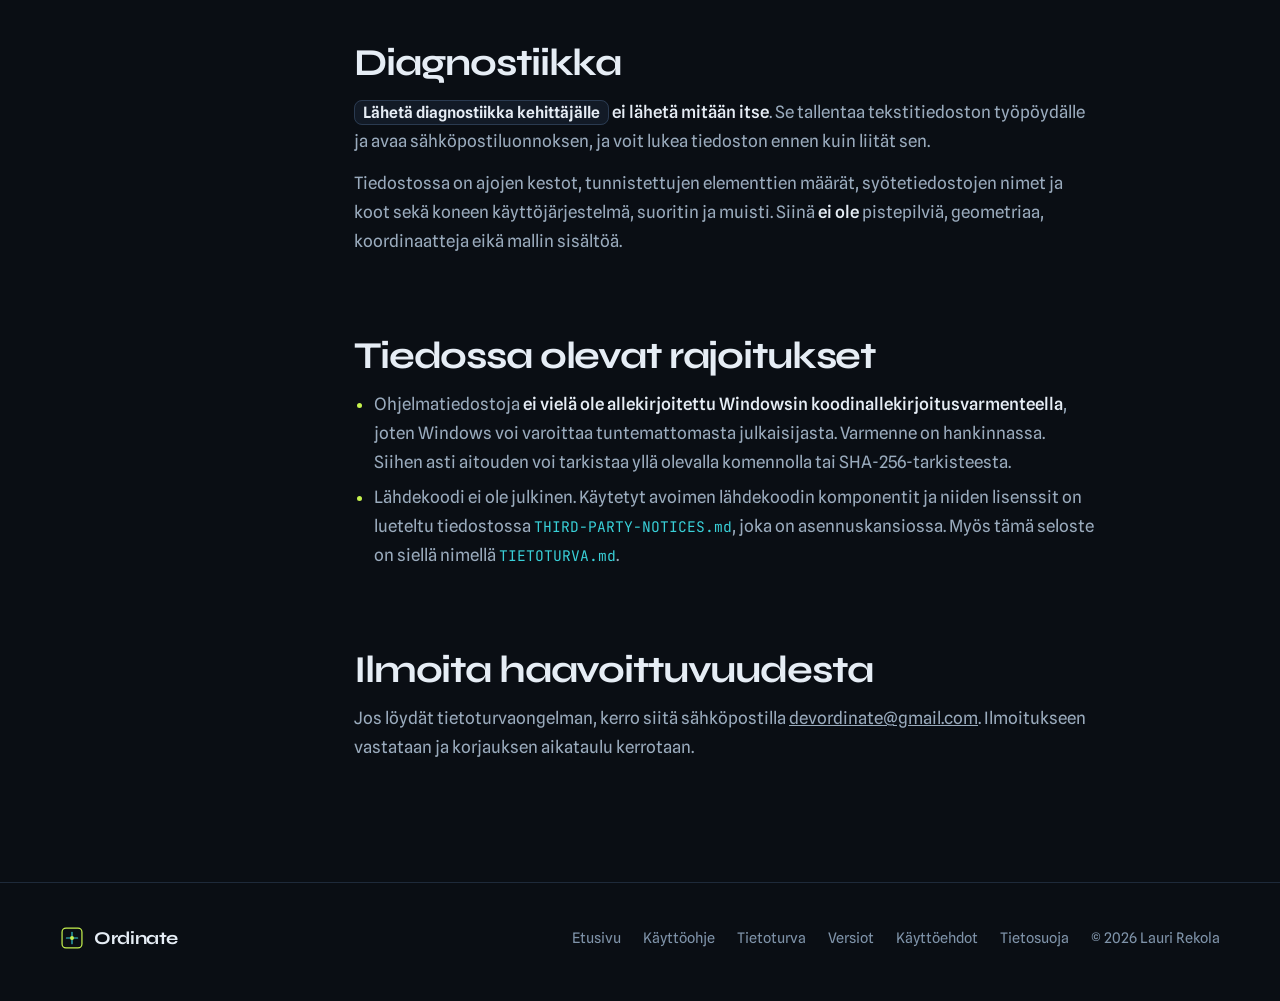
<file: tietoturva.html>
<!DOCTYPE html>
<html lang="fi">
<head>
<meta charset="UTF-8">
<meta name="viewport" content="width=device-width, initial-scale=1.0">
<title>Tietoturva · Ordinate</title>
<meta name="description" content="Mitä Ordinate tekee koneella ja verkossa: oikeudet, tiedostot, verkkoyhteydet, allekirjoitetut päivitykset ja latauksen aitouden tarkistus.">
<link rel="canonical" href="https://rekolalauri.fi/Ordinate-web/tietoturva.html">
<meta name="theme-color" content="#0a0e14">
<link rel="icon" type="image/svg+xml" href="data:image/svg+xml,%3Csvg viewBox='0 0 256 256' xmlns='http://www.w3.org/2000/svg'%3E%3Crect x='22' y='22' width='212' height='212' rx='42' fill='%230a0e14' stroke='%23c6f24e' stroke-width='13'/%3E%3Cline x1='128' y1='68' x2='128' y2='188' stroke='%2339d0d8' stroke-width='12' stroke-linecap='round'/%3E%3Cline x1='68' y1='128' x2='188' y2='128' stroke='%2339d0d8' stroke-width='12' stroke-linecap='round'/%3E%3Ccircle cx='128' cy='128' r='21' fill='%23c6f24e'/%3E%3C/svg%3E">
<link rel="preconnect" href="https://fonts.googleapis.com">
<link rel="preconnect" href="https://fonts.gstatic.com" crossorigin>
<link href="https://fonts.googleapis.com/css2?family=Syne:wght@400;600;700&family=Spline+Sans:wght@400;500;600&family=JetBrains+Mono:wght@500&display=swap" rel="stylesheet">
<link rel="stylesheet" href="css/site.css">
<style>
.doc-head{padding:clamp(48px,7vw,88px) 0 clamp(32px,4vw,48px);border-bottom:1px solid var(--line)}
.doc-head h1{font-size:clamp(40px,6vw,68px);font-weight:700;letter-spacing:-.03em}
.doc-head p{margin-top:18px;color:var(--muted);font-size:clamp(18px,2vw,20px);max-width:62ch}
.doc{display:grid;grid-template-columns:230px minmax(0,1fr);gap:clamp(32px,5vw,72px);padding-top:clamp(40px,5vw,64px);padding-bottom:clamp(80px,10vw,120px)}
.toc{position:sticky;top:96px;align-self:start;font-size:15px}
.toc b{display:block;font-family:"Syne";font-weight:600;font-size:15px;margin-bottom:12px;color:var(--ink)}
.toc ol{list-style:none;border-left:1px solid var(--line)}
.toc a{display:block;padding:6px 0 6px 16px;margin-left:-1px;border-left:2px solid transparent;color:var(--muted);text-decoration:none;transition:color .2s,border-color .2s}
.toc a:hover{color:var(--ink)}
.toc a.on{color:var(--accent);border-left-color:var(--accent)}
.doc article{max-width:74ch;min-width:0}
.doc h2{font-size:clamp(28px,3.4vw,38px);font-weight:700;margin-top:clamp(56px,7vw,80px);scroll-margin-top:96px}
.doc h2:first-child{margin-top:0}
.doc h3{font-size:21px;font-weight:600;letter-spacing:-.01em;margin-top:32px}
.doc p,.doc li{color:var(--muted);font-size:17px}
.doc p{margin-top:14px}
.doc strong,.doc b{color:var(--ink);font-weight:500}
.doc ol.num{list-style:none;counter-reset:n;margin-top:18px}
.doc ol.num>li{counter-increment:n;position:relative;padding:14px 0 14px 46px;border-top:1px solid var(--line)}
.doc ol.num>li:last-child{border-bottom:1px solid var(--line)}
.doc ol.num>li::before{content:counter(n);position:absolute;left:0;top:12px;width:30px;height:30px;border-radius:50%;display:grid;place-items:center;font-family:"Syne";font-weight:700;font-size:15px;color:var(--bg);background:var(--accent)}
.doc ul.dots{margin-top:14px;padding-left:20px}
.doc ul.dots li{margin-top:6px}
.doc ul.dots li::marker{color:var(--accent)}
.ui{font-family:"Spline Sans";font-weight:600;color:var(--ink);background:var(--panel);border:1px solid var(--line-2);border-radius:8px;padding:2px 8px;font-size:.92em;white-space:nowrap}
.file{font-family:"JetBrains Mono",monospace;font-size:.86em;color:var(--accent-2)}
.note{margin-top:20px;border:1px solid var(--line-2);background:var(--panel);border-radius:11px;padding:16px 18px;font-size:16px;color:var(--muted)}
.note b{color:var(--ink)}
.set{margin-top:20px;border-top:1px solid var(--line)}
.set>div{display:grid;grid-template-columns:minmax(0,190px) minmax(0,1fr);gap:8px 24px;padding:18px 0;border-bottom:1px solid var(--line)}
.set dt{font-family:"Syne";font-weight:600;color:var(--ink);font-size:17px}
.set dd{color:var(--muted);font-size:16.5px}
.set dd .rec{display:block;margin-top:6px;color:var(--ink);font-size:15.5px}
.set dd .rec::before{content:"Suositus: ";color:var(--accent);font-weight:600}
@media(max-width:900px){.doc{grid-template-columns:1fr}.toc{position:static;display:none}}
@media(max-width:560px){.set>div{grid-template-columns:1fr}}
</style>
<style>
.doc table{width:100%;border-collapse:collapse;margin-top:18px;font-size:16px}
.doc th,.doc td{text-align:left;vertical-align:top;padding:12px 14px 12px 0;border-bottom:1px solid var(--line);color:var(--muted)}
.doc th{color:var(--ink);font-family:"Syne";font-weight:600;font-size:15px}
.doc td:first-child{color:var(--ink)}
.doc td{overflow-wrap:anywhere}
.doc pre{margin-top:16px;background:var(--panel);border:1px solid var(--line-2);border-radius:11px;padding:14px 16px;overflow-x:auto}
.doc pre code{font-family:"JetBrains Mono",monospace;font-size:14px;color:var(--accent-2);white-space:pre}
.doc code{font-family:"JetBrains Mono",monospace;font-size:.86em;color:var(--accent-2)}
@media(max-width:560px){.doc table{font-size:15px}.doc th,.doc td{padding-right:8px}}
</style>
<style>.doc td:first-child{overflow-wrap:normal;hyphens:auto;min-width:8.5em}@media(max-width:560px){.doc thead{display:none}.doc table,.doc tbody,.doc tr,.doc td{display:block;width:100%}.doc tr{padding:12px 0;border-bottom:1px solid var(--line)}.doc td{border:0;padding:2px 0}.doc td:first-child{font-weight:600;min-width:0}}</style>
</head>
<body>

<a class="skip-link" href="#main">Siirry sisältöön</a>
<nav class="site-nav" aria-label="Päävalikko">
  <div class="wrap">
    <a class="brand" href="index.html" aria-label="Ordinate, etusivu"><svg class="logo" viewBox="0 0 256 256" aria-hidden="true"><rect x="22" y="22" width="212" height="212" rx="42" fill="#0a0e14" stroke="#c6f24e" stroke-width="13"/><line x1="128" y1="68" x2="128" y2="188" stroke="#39d0d8" stroke-width="12" stroke-linecap="round"/><line x1="68" y1="128" x2="188" y2="128" stroke="#39d0d8" stroke-width="12" stroke-linecap="round"/><circle cx="128" cy="128" r="21" fill="#c6f24e"/></svg>Ordinate</a>
    <div class="navlinks" id="navlinks">
      <a href="index.html#miten">Miten toimii</a>
      <a href="index.html#saat">Mitä saat</a>
      <a href="ohje.html">Käyttöohje</a>
      <a href="opas.html">Scan-to-BIM opas</a>
      <a href="tietoturva.html" aria-current="page" style="color:var(--ink)">Tietoturva</a>
      <a href="index.html#kysymykset">Kysymykset</a>
      <a class="btn btn-primary" href="https://github.com/Mcrauli/Ordinate-web/releases/latest/download/Ordinate-Setup.exe">Lataa</a>
    </div>
    <button class="navtoggle" aria-label="Avaa valikko" aria-expanded="false" aria-controls="navlinks">☰</button>
  </div>
</nav>

<main id="main">
<header class="doc-head">
  <div class="wrap">
    <h1>Tietoturva</h1>
    <p>Mitä Ordinate tekee koneellasi ja verkossa, ja miten voit tarkistaa sen itse. Kaikki alla oleva on tarkistettu ohjelman lähdekoodista versiossa 0.9.39.</p>
  </div>
</header>

<div class="wrap doc">
  <aside class="toc" aria-label="Sisällys">
    <b>Sisällys</b>
    <ol>
      <li><a href="#lyhyesti">Lyhyesti</a></li>
      <li><a href="#asennus">Asennus ja oikeudet</a></li>
      <li><a href="#tiedostot">Tiedostot</a></li>
      <li><a href="#verkko">Verkkoyhteydet</a></li>
      <li><a href="#paivitykset">Päivitykset</a></li>
      <li><a href="#aitous">Latauksen aitous</a></li>
      <li><a href="#diagnostiikka">Diagnostiikka</a></li>
      <li><a href="#rajoitukset">Rajoitukset</a></li>
      <li><a href="#ilmoita">Ilmoita haavoittuvuudesta</a></li>
    </ol>
  </aside>

  <article>
    <h2 id="lyhyesti">Lyhyesti</h2>
    <ul class="dots">
      <li>Ordinate on tavallinen Windows-työpöytäohjelma. Se toimii <b>käyttäjän omilla oikeuksilla</b> eikä pyydä ylläpitäjän oikeuksia käytön aikana.</li>
      <li>Pistepilviä, malleja tai muita tiedostojasi <b>ei lähetetä minnekään</b>. Kaikki laskenta tehdään omalla koneellasi.</li>
      <li>Ohjelmassa ei ole käyttäjätiliä eikä telemetriaa.</li>
      <li>Verkkoyhteyksiä on kaksi: <b>lisenssin tarkistus</b> ja päivitysten tarkistus. Päivitystarkistuksen voi kytkeä pois. Lisenssi toimii ilman verkkoa 30 päivää kerrallaan.</li>
      <li>Päivitykset ovat <b>julkaisijan allekirjoittamia</b>, ja ohjelma hylkää päivityksen, jonka allekirjoitus ei täsmää.</li>
    </ul>

    <h2 id="asennus">Asennus ja oikeudet</h2>
    <p>Asennusohjelma asentaa oletuksena <b>vain nykyiselle käyttäjälle</b> kansioon <span class="file">%LOCALAPPDATA%\Programs\Ordinate</span> ilman ylläpitäjän oikeuksia. Koko koneelle asentaminen on mahdollista erikseen ylläpitäjänä.</p>
    <p>Asennus luo pikakuvakkeet ja Windowsin tavalliset poistomerkinnät. Muita rekisterimuutoksia ei tehdä.</p>
    <p>Ohjelmalla on samat oikeudet kuin millä tahansa itse käynnistämälläsi ohjelmalla. Halutessaan IT voi ajaa Ordinatea erillisellä, rajatulla käyttäjätilillä.</p>

    <h2 id="tiedostot">Mitä ohjelma lukee ja kirjoittaa</h2>
    <table>
      <thead><tr><th>Mitä</th><th>Missä</th></tr></thead>
      <tbody>
        <tr><td>Pistepilvet, jotka itse avaat</td><td>vain valitsemasi tiedostot luetaan</td></tr>
        <tr><td>Tulokset (IFC, DXF, JSON, korjaukset)</td><td>valitsemasi tulostekansio</td></tr>
        <tr><td>Lisenssiavain ja allekirjoitettu lisenssitodiste</td><td><span class="file">%APPDATA%\Ordinate\license.json</span></td></tr>
        <tr><td>Ajohistoria (kestot, määrät, koneen tiedot)</td><td><span class="file">%APPDATA%\Ordinate</span></td></tr>
        <tr><td>Väliaikaistiedostot ja loki</td><td><span class="file">%TEMP%</span></td></tr>
        <tr><td>Päivityskäytäntö (vain luku)</td><td><span class="file">HKLM / HKCU\SOFTWARE\Policies\Ordinate</span></td></tr>
      </tbody>
    </table>
    <p>Ohjelma ei lue muita kansioita, selaimen tietoja, salasanoja eikä muiden ohjelmien tietoja.</p>

    <h2 id="verkko">Verkkoyhteydet</h2>
    <table>
      <thead><tr><th>Yhteys</th><th>Milloin</th><th>Mitä lähtee</th></tr></thead>
      <tbody>
        <tr><td><span class="file">ordinate-license</span> (Cloudflare)</td><td>aktivoinnissa ja käynnistyksen jälkeen taustalla</td><td>lisenssiavain ja koneen tunnisteen tiiviste (ei käyttäjätunnusta eikä koneen nimeä). Ks. <a href="tietosuoja.html">tietosuojaseloste</a></td></tr>
        <tr><td><span class="file">api.github.com</span></td><td>käynnistyksessä, ellei kytketty pois</td><td>pyyntö julkaisulistasta, ei tietoja sinusta</td></tr>
        <tr><td><span class="file">github.com</span> ja GitHubin latauspalvelin</td><td>vain kun painat <span class="ui">Päivitä nyt</span></td><td>ei mitään, pelkkä lataus</td></tr>
      </tbody>
    </table>
    <p>Muita verkkoyhteyksiä ohjelmassa ei ole. Lisenssipalvelimen vastaus on Ed25519-allekirjoitettu, joten väärennetty palvelin ei voi myöntää lisenssiä.</p>

    <h2 id="paivitykset">Päivitykset</h2>
    <p>Päivitys <b>ei asennu itsestään</b>. Ordinate kertoo uudesta versiosta käynnistyessään, ja sinä päätät painatko <span class="ui">Päivitä nyt</span>.</p>
    <p>Jokaisen päivityksen rinnalla julkaistaan allekirjoitustiedosto, jossa on paketin nimi, versio, SHA-256-tarkiste ja koko <b>Ed25519-allekirjoitettuna</b>. Yksityinen avain on vain julkaisijalla, ja julkinen avain on ohjelman sisällä. Ennen asennusta ohjelma tarkistaa, että allekirjoitus on aito, että se koskee juuri tätä tiedostoa ja versiota, ja että ladatun tiedoston tarkiste ja koko täsmäävät. Jos jokin ei täsmää, päivitystä ei asenneta.</p>
    <h3>Päivitysten kytkeminen pois</h3>
    <p>Koko koneelle (ylläpitäjä, voidaan jakaa ryhmäkäytännöllä):</p>
    <pre><code>reg add "HKLM\SOFTWARE\Policies\Ordinate" /v DisableUpdateCheck /t REG_DWORD /d 1 /f</code></pre>
    <p>Yhdelle käyttäjälle sama <span class="file">HKCU</span>:hun tai ympäristömuuttuja <span class="file">ORDINATE_DISABLE_UPDATES=1</span>. Ohjelman lokiin tulee silloin ilmoitus <i>Päivitystarkistus pois päältä</i>, ja päivitykset asennetaan käsin asennusohjelmalla.</p>

    <h2 id="aitous">Latauksen aitouden tarkistus</h2>
    <p>Jokaisen <a href="https://github.com/Mcrauli/Ordinate-web/releases">julkaisun</a> tiedostojen rinnalla on <span class="file">.sha256</span>- ja <span class="file">.sig.json</span>-tiedostot. Asennetulla Ordinatella voit tarkistaa minkä tahansa ladatun tiedoston:</p>
    <pre><code>"%LOCALAPPDATA%\Programs\Ordinate\ordinate-cli.exe" verify Ordinate-Setup-0.9.39.exe</code></pre>
    <p>Komento tulostaa <b>AITO</b> vain, jos allekirjoitus on julkaisijan ja tiedosto on muuttumaton. Allekirjoitustiedoston on oltava samassa kansiossa.</p>

    <h2 id="diagnostiikka">Diagnostiikka</h2>
    <p><span class="ui">Lähetä diagnostiikka kehittäjälle</span> <b>ei lähetä mitään itse</b>. Se tallentaa tekstitiedoston työpöydälle ja avaa sähköpostiluonnoksen, ja voit lukea tiedoston ennen kuin liität sen.</p>
    <p>Tiedostossa on ajojen kestot, tunnistettujen elementtien määrät, syötetiedostojen nimet ja koot sekä koneen käyttöjärjestelmä, suoritin ja muisti. Siinä <b>ei ole</b> pistepilviä, geometriaa, koordinaatteja eikä mallin sisältöä.</p>

    <h2 id="rajoitukset">Tiedossa olevat rajoitukset</h2>
    <ul class="dots">
      <li>Ohjelmatiedostoja <b>ei vielä ole allekirjoitettu Windowsin koodinallekirjoitusvarmenteella</b>, joten Windows voi varoittaa tuntemattomasta julkaisijasta. Varmenne on hankinnassa. Siihen asti aitouden voi tarkistaa yllä olevalla komennolla tai SHA-256-tarkisteesta.</li>
      <li>Lähdekoodi ei ole julkinen. Käytetyt avoimen lähdekoodin komponentit ja niiden lisenssit on lueteltu tiedostossa <span class="file">THIRD-PARTY-NOTICES.md</span>, joka on asennuskansiossa. Myös tämä seloste on siellä nimellä <span class="file">TIETOTURVA.md</span>.</li>
    </ul>

    <h2 id="ilmoita">Ilmoita haavoittuvuudesta</h2>
    <p>Jos löydät tietoturvaongelman, kerro siitä sähköpostilla <a href="mailto:devordinate@gmail.com">devordinate@gmail.com</a>. Ilmoitukseen vastataan ja korjauksen aikataulu kerrotaan.</p>
  </article>
</div>
</main>

<footer>
  <div class="wrap">
    <a class="brand" href="index.html"><svg class="logo" style="width:24px;height:24px" viewBox="0 0 256 256" aria-hidden="true"><rect x="22" y="22" width="212" height="212" rx="42" fill="#0a0e14" stroke="#c6f24e" stroke-width="13"/><line x1="128" y1="68" x2="128" y2="188" stroke="#39d0d8" stroke-width="12" stroke-linecap="round"/><line x1="68" y1="128" x2="188" y2="128" stroke="#39d0d8" stroke-width="12" stroke-linecap="round"/><circle cx="128" cy="128" r="21" fill="#c6f24e"/></svg>Ordinate</a>
    <div class="links"><a href="index.html">Etusivu</a><a href="ohje.html">Käyttöohje</a><a href="tietoturva.html">Tietoturva</a><a href="https://github.com/Mcrauli/Ordinate-web/releases">Versiot</a><a href="kayttoehdot.html">Käyttöehdot</a><a href="tietosuoja.html">Tietosuoja</a><span>© 2026 Lauri Rekola</span></div>
  </div>
</footer>

<script>
const tog = document.querySelector('.navtoggle'), links = document.getElementById('navlinks');
tog.addEventListener('click', () => { const o = links.classList.toggle('open'); tog.setAttribute('aria-expanded', o); });
const tocLinks = [...document.querySelectorAll('.toc a')];
const secs = tocLinks.map(a => document.querySelector(a.getAttribute('href')));
const spy = new IntersectionObserver(es => es.forEach(e => {
  if (e.isIntersecting) tocLinks.forEach(a => a.classList.toggle('on', a.getAttribute('href') === '#' + e.target.id));
}), {rootMargin: '-20% 0px -70% 0px'});
secs.forEach(s => s && spy.observe(s));
</script>
</body>
</html>
</file>
<file: css/site.css>
:root{
  --bg:#0a0e14;
  --bg-2:#0f1620;
  --panel:#121a26;
  --line:#1e2a3a;
  --line-2:#2a3a50;
  --ink:#e6edf5;
  --muted:#9aabbd;
  --dim:#7f93a9;
  --accent:#c6f24e;
  --accent-2:#39d0d8;
  --r:14px;
  --maxw:1240px;
  --ease:cubic-bezier(.16,1,.3,1);
  --ease-io:cubic-bezier(.65,0,.35,1);
  --z-nav:40;
  --z-menu:50;
}
*{box-sizing:border-box;margin:0;padding:0}
html{scroll-behavior:smooth}
@media(prefers-reduced-motion:reduce){html{scroll-behavior:auto}}
body{
  background:var(--bg);color:var(--ink);
  font-family:"Spline Sans",system-ui,sans-serif;font-size:17px;line-height:1.7;
  -webkit-font-smoothing:antialiased;overflow-x:hidden;
  scrollbar-color:var(--line-2) var(--bg);
}
::selection{background:rgba(198,242,78,.22);color:var(--ink)}
img{max-width:100%;height:auto;display:block}
h1,h2,h3{font-family:"Syne",system-ui,sans-serif;line-height:1.06;letter-spacing:-.03em;text-wrap:balance;font-kerning:normal}
p{text-wrap:pretty}
a{color:inherit}
:focus-visible{outline:2px solid var(--accent);outline-offset:3px;border-radius:8px}
.skip-link{position:fixed;top:-56px;left:0;padding:9px 18px;background:var(--accent);color:var(--bg);font-size:14px;font-weight:700;text-decoration:none;border-radius:0 0 10px 10px;transition:top .2s;z-index:200}
.skip-link:focus{top:0}
section[id]{scroll-margin-top:84px}
.wrap{max-width:var(--maxw);margin:0 auto;padding:0 clamp(20px,4vw,40px);position:relative}
.accent{color:var(--accent)}

/* NAV */
nav.site-nav{position:sticky;top:0;z-index:var(--z-nav);background:rgba(10,14,20,.8);backdrop-filter:blur(14px);-webkit-backdrop-filter:blur(14px);border-bottom:1px solid var(--line)}
nav.site-nav .wrap{display:flex;align-items:center;justify-content:space-between;gap:32px;height:68px}
.brand{display:flex;align-items:center;gap:10px;font-family:"Syne";font-weight:700;font-size:19px;letter-spacing:-.02em;text-decoration:none}
.logo{width:30px;height:30px;flex:none}
.navlinks{display:flex;align-items:center;gap:clamp(20px,2.2vw,32px);font-size:15px;color:var(--muted)}
.navlinks a{text-decoration:none;white-space:nowrap;transition:color .25s var(--ease)}
.navlinks a:not(.btn):hover{color:var(--ink)}
.navlinks .btn{padding:10px 18px;font-size:15px;color:var(--bg)}
.navtoggle{display:none;background:none;border:1px solid var(--line);color:var(--ink);width:46px;height:44px;border-radius:11px;font-size:18px;cursor:pointer}
@media(max-width:1180px){
  .navtoggle{display:block}
  .navlinks{display:none}
  .navlinks.open{display:flex;flex-direction:column;align-items:flex-start;gap:20px;position:absolute;top:68px;left:0;right:0;z-index:var(--z-menu);background:#0a0e14;border-bottom:1px solid var(--line);box-shadow:0 24px 48px -24px rgba(0,0,0,.8);padding:22px clamp(20px,4vw,40px) 26px}
}

/* BUTTONS */
.btn{display:inline-flex;align-items:center;gap:10px;font-family:"Syne";font-weight:600;font-size:16px;letter-spacing:-.005em;padding:15px 24px;border-radius:11px;border:1px solid transparent;text-decoration:none;cursor:pointer;transition:transform .5s var(--ease),box-shadow .5s var(--ease),background-color .3s var(--ease),border-color .3s var(--ease),color .3s var(--ease);min-height:48px}
.btn-primary{background:var(--accent);color:var(--bg);box-shadow:0 0 0 0 rgba(0,0,0,0)}
.btn-primary:hover{transform:translate3d(0,-2px,0);box-shadow:0 10px 24px -12px rgba(0,0,0,.6)}
.btn-ghost{border-color:var(--line-2);color:var(--ink);background:transparent}
.btn-ghost:hover{border-color:var(--accent);color:var(--accent)}
.btn:active{transform:translate3d(0,0,0) scale(.98);transition-duration:.15s}
.btn svg{width:18px;height:18px}

/* HERO */
.hero{padding:clamp(56px,9vw,104px) 0 0;position:relative;isolation:isolate}
.hero::before{content:"";position:absolute;inset:0 0 auto;height:min(820px,100%);z-index:-1;pointer-events:none;
  background:radial-gradient(rgba(57,208,216,.16) 1px,transparent 1.4px) 0 0/22px 22px;
  -webkit-mask-image:radial-gradient(70% 60% at 72% 18%,#000 0%,transparent 70%);mask-image:radial-gradient(70% 60% at 72% 18%,#000 0%,transparent 70%)}
.hero::after{content:"";position:absolute;left:0;right:0;top:0;height:1px;z-index:-1;pointer-events:none;opacity:0;
  background:linear-gradient(90deg,transparent,rgba(198,242,78,.0) 10%,rgba(198,242,78,.55) 50%,rgba(198,242,78,0) 90%,transparent)}
.js .hero::after{animation:sweep 3.2s var(--ease-io) .5s 1 both}
@keyframes sweep{0%{opacity:0;transform:translate3d(0,0,0)}12%{opacity:1}85%{opacity:.6}100%{opacity:0;transform:translate3d(0,560px,0)}}
.js .hero::before{animation:dots-drift 28s linear infinite}
@keyframes dots-drift{to{background-position:22px 22px}}
.hero-grid{display:grid;grid-template-columns:minmax(0,1fr);gap:0}
.hero h1{font-size:clamp(32px,4vw + 18px,80px);font-weight:700;line-height:1.02;letter-spacing:-.04em;max-width:15ch}
.hero .sub{margin-top:28px;font-size:clamp(18px,2.1vw,21px);color:var(--muted);max-width:60ch}
.hero .sub strong{color:var(--ink);font-weight:500}
.cta{display:flex;gap:14px;flex-wrap:wrap;margin-top:36px;align-items:center}
.cta .note{font-size:14.5px;color:var(--dim)}

/* COMPARE SLIDER */
.compare-wrap{margin-top:clamp(48px,7vw,80px);position:relative}
.compare{
  position:relative;aspect-ratio:16/10;border-radius:18px;overflow:hidden;
  border:1px solid var(--line-2);background:var(--bg-2);
  --pos:50%;
  box-shadow:0 1px 0 rgba(255,255,255,.04) inset,0 50px 120px -60px rgba(0,0,0,.8),0 0 0 1px rgba(0,0,0,.3);
  touch-action:pan-y;user-select:none;-webkit-user-select:none;
}
.compare::after{content:"";position:absolute;inset:0;border-radius:inherit;pointer-events:none;box-shadow:inset 0 0 0 1px rgba(255,255,255,.03),inset 0 -80px 80px -60px rgba(10,14,20,.6)}
.compare img,.compare canvas{position:absolute;inset:0;width:100%;height:100%;object-fit:cover}
.compare .top{clip-path:inset(0 calc(100% - var(--pos)) 0 0);will-change:clip-path}
.compare .handle{position:absolute;top:0;bottom:0;left:var(--pos);width:2px;background:var(--accent);transform:translateX(-1px);pointer-events:none;box-shadow:0 0 8px rgba(10,14,20,.7);z-index:1}
.compare .knob{position:absolute;top:50%;left:50%;width:48px;height:48px;border-radius:50%;background:var(--accent);transform:translate3d(-50%,-50%,0);display:grid;place-items:center;box-shadow:0 0 0 6px rgba(10,14,20,.55),0 6px 20px rgba(0,0,0,.5);transition:transform .5s var(--ease),box-shadow .5s var(--ease)}
.compare:hover .knob{transform:translate3d(-50%,-50%,0) scale(1.06);box-shadow:0 0 0 7px rgba(10,14,20,.55),0 6px 20px rgba(0,0,0,.5)}
.compare:active .knob{transform:translate3d(-50%,-50%,0) scale(.96);transition-duration:.2s}
.compare:has(input:focus-visible){outline:2px solid var(--accent);outline-offset:4px}
.compare .knob svg{width:22px;height:22px;color:var(--bg)}
.compare input{position:absolute;inset:0;width:100%;height:100%;opacity:0;cursor:ew-resize;margin:0}
.compare-intro{font-size:clamp(16px,1.8vw,18px);color:var(--muted);margin-bottom:16px;max-width:70ch}
.compare-intro b{color:var(--ink);font-weight:600}
.tag-side{position:absolute;bottom:18px;display:flex;flex-direction:column;gap:2px;max-width:min(42%,300px);padding:12px 14px;border-radius:14px;background:rgba(10,14,20,.72);backdrop-filter:blur(10px);-webkit-backdrop-filter:blur(10px);border:1px solid var(--line-2);pointer-events:none;transition:opacity .4s var(--ease);z-index:2}
.tag-side.l{left:18px}
.tag-side.r{right:18px;text-align:right;align-items:flex-end}
.tag-side .k{font-size:12.5px;font-weight:600;letter-spacing:.06em;text-transform:uppercase}
.tag-side.l .k{color:var(--accent-2)}
.tag-side.r .k{color:var(--accent)}
.tag-side .t{font-family:"Syne";font-weight:700;font-size:clamp(16px,1.8vw,20px);letter-spacing:-.02em;line-height:1.15}
.tag-side .d{font-size:14px;color:var(--muted);line-height:1.45}
.drag-hint{position:absolute;top:calc(50% + 34px);left:50%;transform:translateX(-50%);font-size:13px;font-weight:600;color:var(--bg);background:var(--accent);padding:10px 14px;border-radius:100px;white-space:nowrap;transition:opacity .5s var(--ease),transform .5s var(--ease)}
.compare.used .drag-hint{transform:translate3d(-50%,-4px,0)}
.compare.used .drag-hint{opacity:0}
.compare:not(.used) .knob{animation:knob-pulse 2.8s var(--ease) 1.8s infinite}
@keyframes knob-pulse{0%,100%{box-shadow:0 0 0 6px rgba(10,14,20,.55),0 6px 20px rgba(0,0,0,.5)}60%{box-shadow:0 0 0 11px rgba(232,238,245,.12),0 0 0 6px rgba(10,14,20,.55),0 6px 20px rgba(0,0,0,.5)}}
@media(max-width:620px){.tag-side .d{display:none}.tag-side{bottom:12px;padding:10px 12px}.tag-side.l{left:10px}.tag-side.r{right:10px}}

/* SECTIONS */
section{padding:clamp(80px,11vw,140px) 0}
.h2{font-size:clamp(32px,4.4vw,54px);font-weight:700;letter-spacing:-.035em;max-width:18ch}
.lead{font-size:clamp(18px,2vw,20px);color:var(--muted);max-width:62ch;margin-top:22px}

/* PROBLEM: two-column contrast */
.problem{display:grid;grid-template-columns:minmax(0,1fr) minmax(0,1fr);gap:clamp(32px,6vw,90px);align-items:start}
.problem .lead{margin-top:0}
.problem .h2{position:sticky;top:110px}
@media(max-width:860px){.problem .h2{position:static}}
.problem .lead + .lead{margin-top:18px}
.timeline{margin-top:6px;border-top:1px solid var(--line)}
.trow{display:grid;grid-template-columns:150px minmax(0,1fr);gap:20px;padding:22px 0;border-bottom:1px solid var(--line);align-items:center}
.trow .who{font-family:"Syne";font-weight:600;font-size:17px}
.bar{height:14px;border-radius:7px;background:var(--line);position:relative;overflow:hidden}
.bar i{position:absolute;inset:0 auto 0 0;border-radius:7px}
.bar.slow i{width:100%;background:var(--dim)}
.bar.fast i{width:6%;background:var(--accent);transform-origin:left}
.trow .t{grid-column:2;font-size:15px;color:var(--dim);margin-top:-8px}
.trow .t b{color:var(--ink);font-weight:500}
#kenelle{padding-top:0}
.section-no-pb{padding-bottom:0}
@media(max-width:860px){.problem{grid-template-columns:1fr}}
@media(max-width:520px){.trow{grid-template-columns:1fr;gap:10px}.trow .t{grid-column:1;margin-top:0}}

/* HOW: a real 3-step sequence */
.how{background:var(--bg-2);border-top:1px solid var(--line);border-bottom:1px solid var(--line)}
.steps{display:grid;grid-template-columns:repeat(3,minmax(0,1fr));gap:clamp(24px,4vw,56px);margin-top:clamp(48px,6vw,72px);counter-reset:s}
.step{position:relative;padding-top:30px}
.step::after{content:"";position:absolute;top:0;left:0;right:0;height:2px;background:linear-gradient(90deg,var(--accent),var(--line-2) 55%,transparent)}
.step::before{counter-increment:s;content:counter(s);position:absolute;top:-2px;left:0;padding:0 14px 0 0;transform:translateY(-58%);background:var(--bg-2);font-family:"Syne";font-weight:700;font-size:40px;line-height:1;color:var(--accent)}
.step h3{font-size:clamp(23px,2.4vw,27px);font-weight:600;letter-spacing:-.02em}
.step p{margin-top:12px;color:var(--muted);font-size:17px;line-height:1.65}
.files{margin-top:16px;display:flex;flex-wrap:wrap;gap:8px}
.files span{font-family:"JetBrains Mono",monospace;font-size:12.5px;color:var(--accent-2);border:1px solid var(--line-2);border-radius:8px;padding:10px 13px}
@media(max-width:860px){.steps{grid-template-columns:1fr;gap:48px}}

/* WHAT YOU GET: image + defined list */
.get{display:grid;grid-template-columns:minmax(0,1.15fr) minmax(0,1fr);gap:clamp(32px,6vw,80px);align-items:center;margin-top:clamp(40px,6vw,64px)}
.get figure{border-radius:14px;overflow:hidden;border:1px solid var(--line-2);background:var(--bg-2)}
.get figcaption{font-size:14px;color:var(--dim);padding:14px 18px;border-top:1px solid var(--line)}
.items{list-style:none;border-top:1px solid var(--line)}
.items li{display:grid;grid-template-columns:22px minmax(0,1fr);gap:14px;padding:18px 0;border-bottom:1px solid var(--line)}
.items svg{width:20px;height:20px;color:var(--accent);margin-top:4px}
.items b{display:block;font-family:"Syne";font-weight:600;font-size:23px;letter-spacing:-.01em}
.items span{color:var(--muted);font-size:17px;line-height:1.6}
@media(max-width:960px){.get{grid-template-columns:1fr}}

/* WHO */
.who-list{margin-top:clamp(40px,6vw,64px);border-top:1px solid var(--line)}
.who-row{display:grid;grid-template-columns:minmax(0,5fr) minmax(0,7fr);gap:clamp(20px,5vw,64px);padding:clamp(28px,4vw,40px) 0;border-bottom:1px solid var(--line);align-items:baseline}
.who-row h3{font-size:clamp(24px,2.8vw,34px);font-weight:700;letter-spacing:-.03em}
.who-row p{color:var(--muted);font-size:17px;max-width:56ch}
@media(max-width:760px){.who-row{grid-template-columns:1fr;gap:10px}}

/* PRICING */
.pricing-grid{display:grid;grid-template-columns:repeat(3,minmax(0,1fr));gap:clamp(16px,3vw,24px);margin-top:clamp(40px,6vw,64px)}
.price-card{background:var(--panel);border:1px solid var(--line-2);border-radius:14px;padding:clamp(24px,3vw,32px);display:flex;flex-direction:column;gap:24px}
.price-card.pro{border-color:rgba(198,242,78,.45);box-shadow:0 24px 64px -30px rgba(0,0,0,.6)}
.price-head{display:flex;flex-direction:column;gap:8px}
.price-name{font-family:"Syne";font-weight:600;font-size:13px;letter-spacing:.08em;text-transform:uppercase;color:var(--muted)}
.price-card.pro .price-name{color:var(--accent)}
.price-amt{display:flex;align-items:baseline;gap:4px}
.price-num{font-family:"Syne";font-weight:700;font-size:clamp(40px,5vw,56px);letter-spacing:-.03em;color:var(--ink);line-height:1}
.price-unit{font-size:16px;color:var(--muted)}
.price-feats{list-style:none;border-top:1px solid var(--line);padding-top:20px;display:flex;flex-direction:column;gap:13px;flex:1}
.price-feats li{display:grid;grid-template-columns:16px minmax(0,1fr);gap:10px;align-items:baseline;font-size:16px;color:var(--muted)}
.price-feats li::before{content:"✓";font-size:12px;font-weight:700;color:var(--accent)}
.price-feats li.off{color:var(--dim)}
.price-feats li.off::before{content:"—"}
.per-proj{margin-top:clamp(24px,4vw,40px);display:flex;align-items:center;gap:clamp(14px,2vw,24px);border:1px solid var(--line-2);border-radius:14px;padding:clamp(18px,3vw,26px) clamp(20px,3vw,32px);background:var(--bg-2)}
.per-proj-label{font-family:"JetBrains Mono",monospace;font-size:12px;letter-spacing:.08em;text-transform:uppercase;color:var(--accent-2);white-space:nowrap}
.per-proj-text{color:var(--muted);font-size:16px}
.per-proj-text strong{color:var(--ink);font-weight:500}
@media(max-width:860px){.pricing-grid{grid-template-columns:1fr;max-width:480px}}
@media(max-width:540px){.per-proj{flex-direction:column;align-items:flex-start}}

/* TRUST */
.trust{background:var(--bg-2);border-top:1px solid var(--line);border-bottom:1px solid var(--line)}
.trust-grid{display:grid;grid-template-columns:minmax(0,1fr) minmax(0,1fr);gap:clamp(32px,6vw,90px);margin-top:clamp(40px,6vw,64px)}
.claim{padding:28px 0;border-top:1px solid var(--line-2)}
.claim h3{font-size:clamp(22px,2.4vw,27px);font-weight:600;letter-spacing:-.015em}
.claim p{margin-top:10px;color:var(--muted);font-size:17px}
.claim p strong{color:var(--ink);font-weight:500}
.honest{border:1px solid var(--line-2);border-radius:14px;padding:clamp(26px,3vw,36px);background:var(--panel);align-self:start}
.honest h3{font-size:24px;font-weight:600}
.honest p{margin-top:12px;color:var(--muted);font-size:17px}
@media(max-width:860px){.trust-grid{grid-template-columns:1fr}}

/* PRIVACY band */
.privacy{display:grid;grid-template-columns:auto minmax(0,1fr);gap:clamp(20px,4vw,48px);align-items:center;border:1px solid var(--line-2);border-radius:14px;padding:clamp(28px,5vw,56px);background:radial-gradient(120% 140% at 0% 0%,rgba(57,208,216,.08),transparent 60%),var(--bg-2)}
.privacy svg{width:clamp(56px,7vw,80px);height:auto;color:var(--accent-2)}
.privacy h2{font-size:clamp(26px,3.2vw,38px);font-weight:700;letter-spacing:-.03em}
.privacy p{color:var(--muted);margin-top:12px;max-width:62ch}
@media(max-width:620px){.privacy{grid-template-columns:1fr}}

/* FAQ */
.faq{max-width:860px}
details{border-bottom:1px solid var(--line)}
details:first-of-type{border-top:1px solid var(--line)}
summary{list-style:none;cursor:pointer;display:flex;justify-content:space-between;align-items:center;gap:20px;padding:24px 0;font-family:"Syne";font-weight:600;font-size:clamp(19px,2vw,21px);letter-spacing:-.01em}
summary{transition:color .3s var(--ease)}
summary:hover{color:var(--accent)}
summary::-webkit-details-marker{display:none}
summary::after{content:"";flex:none;width:12px;height:12px;border-right:2px solid var(--accent);border-bottom:2px solid var(--accent);transform:rotate(45deg) translateY(-3px);transition:transform .5s var(--ease)}
@supports (interpolate-size:allow-keywords){
  :root{interpolate-size:allow-keywords}
  details::details-content{block-size:0;overflow:hidden;transition:block-size .55s var(--ease),content-visibility .55s allow-discrete}
  details[open]::details-content{block-size:auto}
}
details[open] summary::after{transform:rotate(-135deg) translateY(-3px)}
details .body{padding:12px 0 26px;color:var(--muted);font-size:17px;max-width:70ch}
details .body strong{color:var(--ink);font-weight:500}
details .body a{color:var(--accent);text-underline-offset:3px}

/* FINAL CTA */
.final{text-align:center}
.final h2{font-size:clamp(36px,5.4vw,64px);font-weight:700;line-height:1.03;letter-spacing:-.04em;max-width:17ch;margin:0 auto}
.final .lead{margin:22px auto 0}
.final .cta{justify-content:center}

footer{border-top:1px solid var(--line);padding:40px 0 48px;color:var(--dim);font-size:14.5px}
footer .wrap{display:flex;justify-content:space-between;align-items:center;flex-wrap:wrap;gap:18px}
footer .brand{font-size:18px;color:var(--ink)}
footer .links{display:flex;gap:22px;flex-wrap:wrap}
footer a{text-decoration:none}
footer a:hover{color:var(--ink)}

/* MOTION: content is visible without JS; entrance only arms with .js */
.js .rise{opacity:0;transform:translate3d(0,28px,0);transition:opacity 1s var(--ease),transform 1.2s var(--ease);transition-delay:var(--d,0ms);will-change:transform,opacity}
.js .rise.in{opacity:1;transform:translate3d(0,0,0)}
.js .rise.done{will-change:auto}
.js .hero h1,.js .hero .sub,.js .hero .cta,.js .compare-wrap{opacity:0;will-change:transform,opacity;animation:up 1.1s var(--ease) both}
.js .hero h1{transform:translate3d(0,24px,0);animation-delay:.05s}
.js .hero .sub{transform:translate3d(0,20px,0);animation-delay:.2s}
.js .hero .cta{transform:translate3d(0,16px,0);animation-delay:.33s}
.js .compare-wrap{transform:translate3d(0,40px,0) scale(.98);animation-duration:1.4s;animation-delay:.48s}
.js .hero .done{will-change:auto}
@keyframes up{to{opacity:1;transform:translate3d(0,0,0) scale(1)}}
.js .timeline:not(.in) .bar i{transform:scaleX(0)}
.js .timeline .bar i{transform-origin:left;transition:transform 1.8s var(--ease-io) .25s}
.js .timeline .bar.fast i{transition-delay:.9s;transition-duration:.7s;transition-timing-function:var(--ease)}
@media(prefers-reduced-motion:reduce){
  .js .rise,.js .hero h1,.js .hero .sub,.js .hero .cta,.js .compare-wrap{opacity:1;transform:none;animation:none;transition:none;will-change:auto}
  .js .hero::before,.js .hero::after{animation:none}
  .compare:not(.used) .knob{animation:none}
  .js .timeline .bar i{transform:none;transition:none}
  details::details-content{transition:none}
}
.cta-note{margin-top:16px;font-size:15px;color:var(--muted)}
.cta-note a{color:var(--accent);text-underline-offset:3px}
</file>
